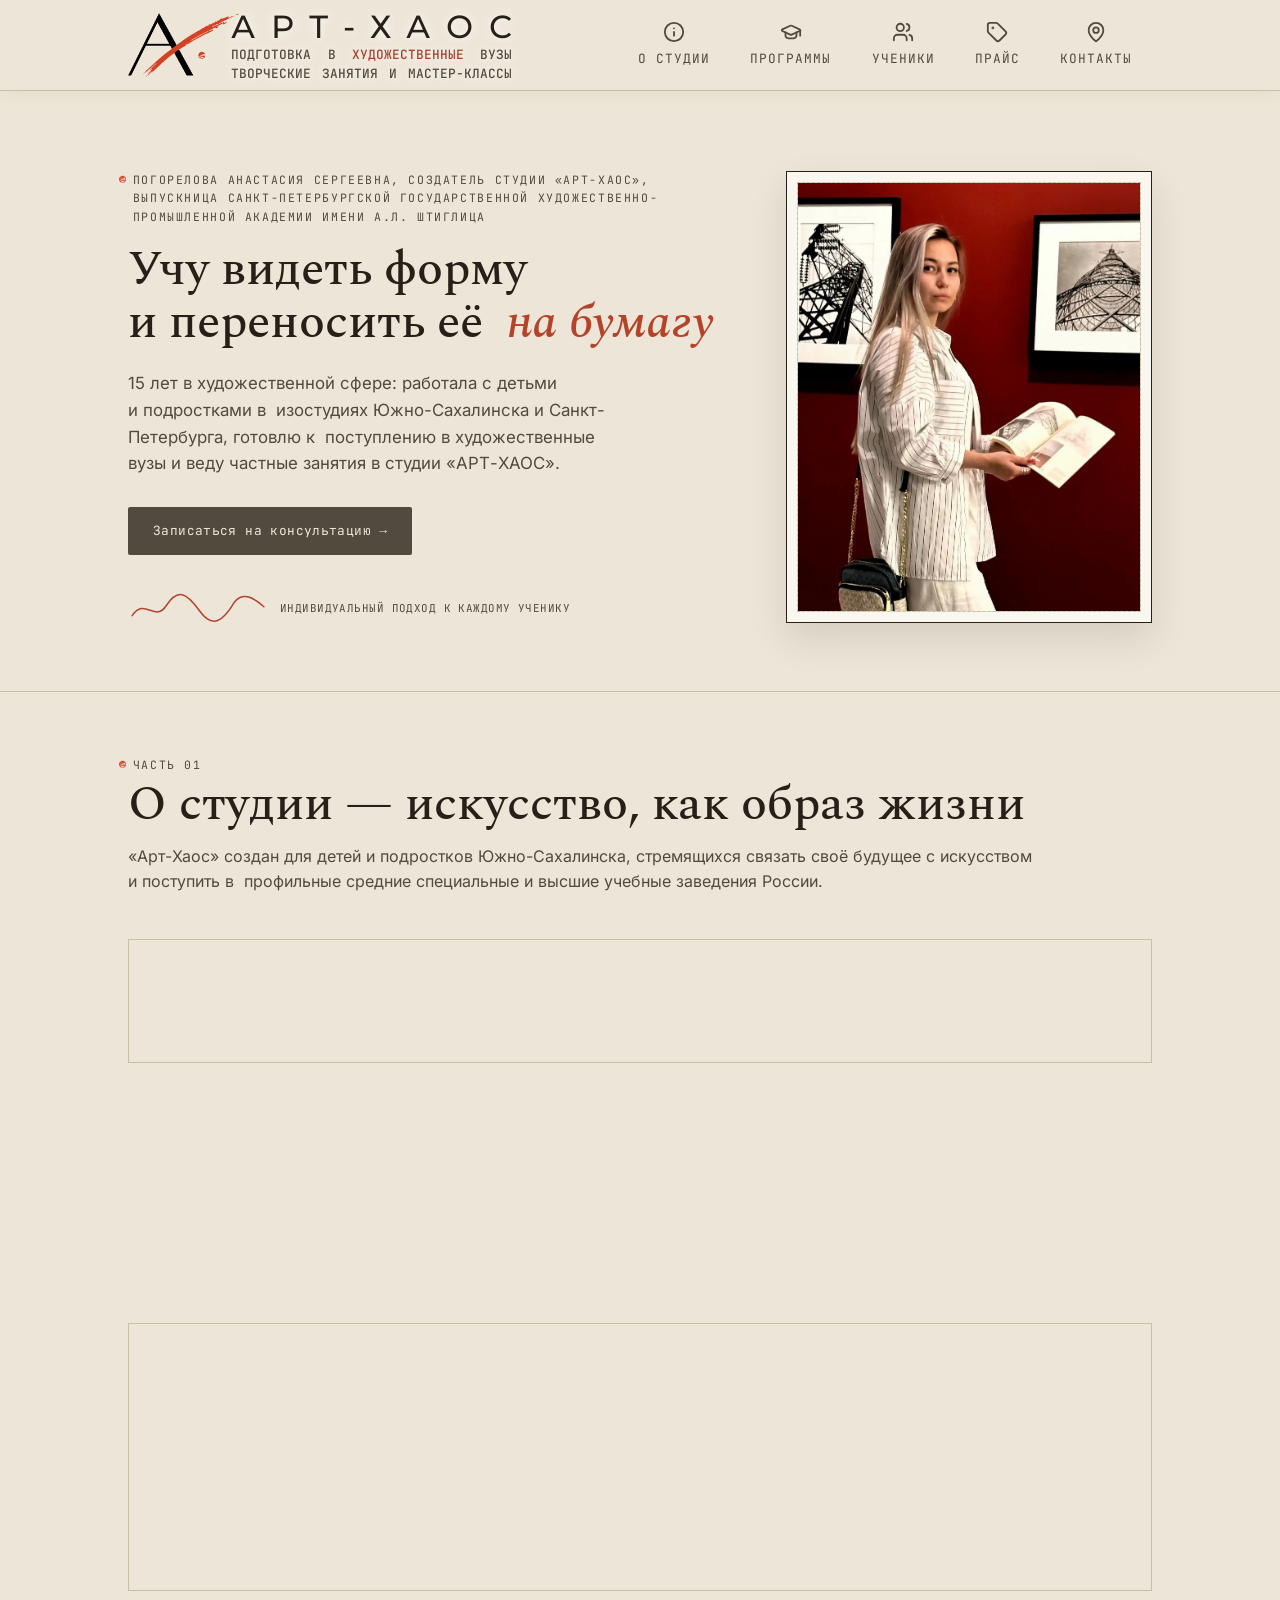
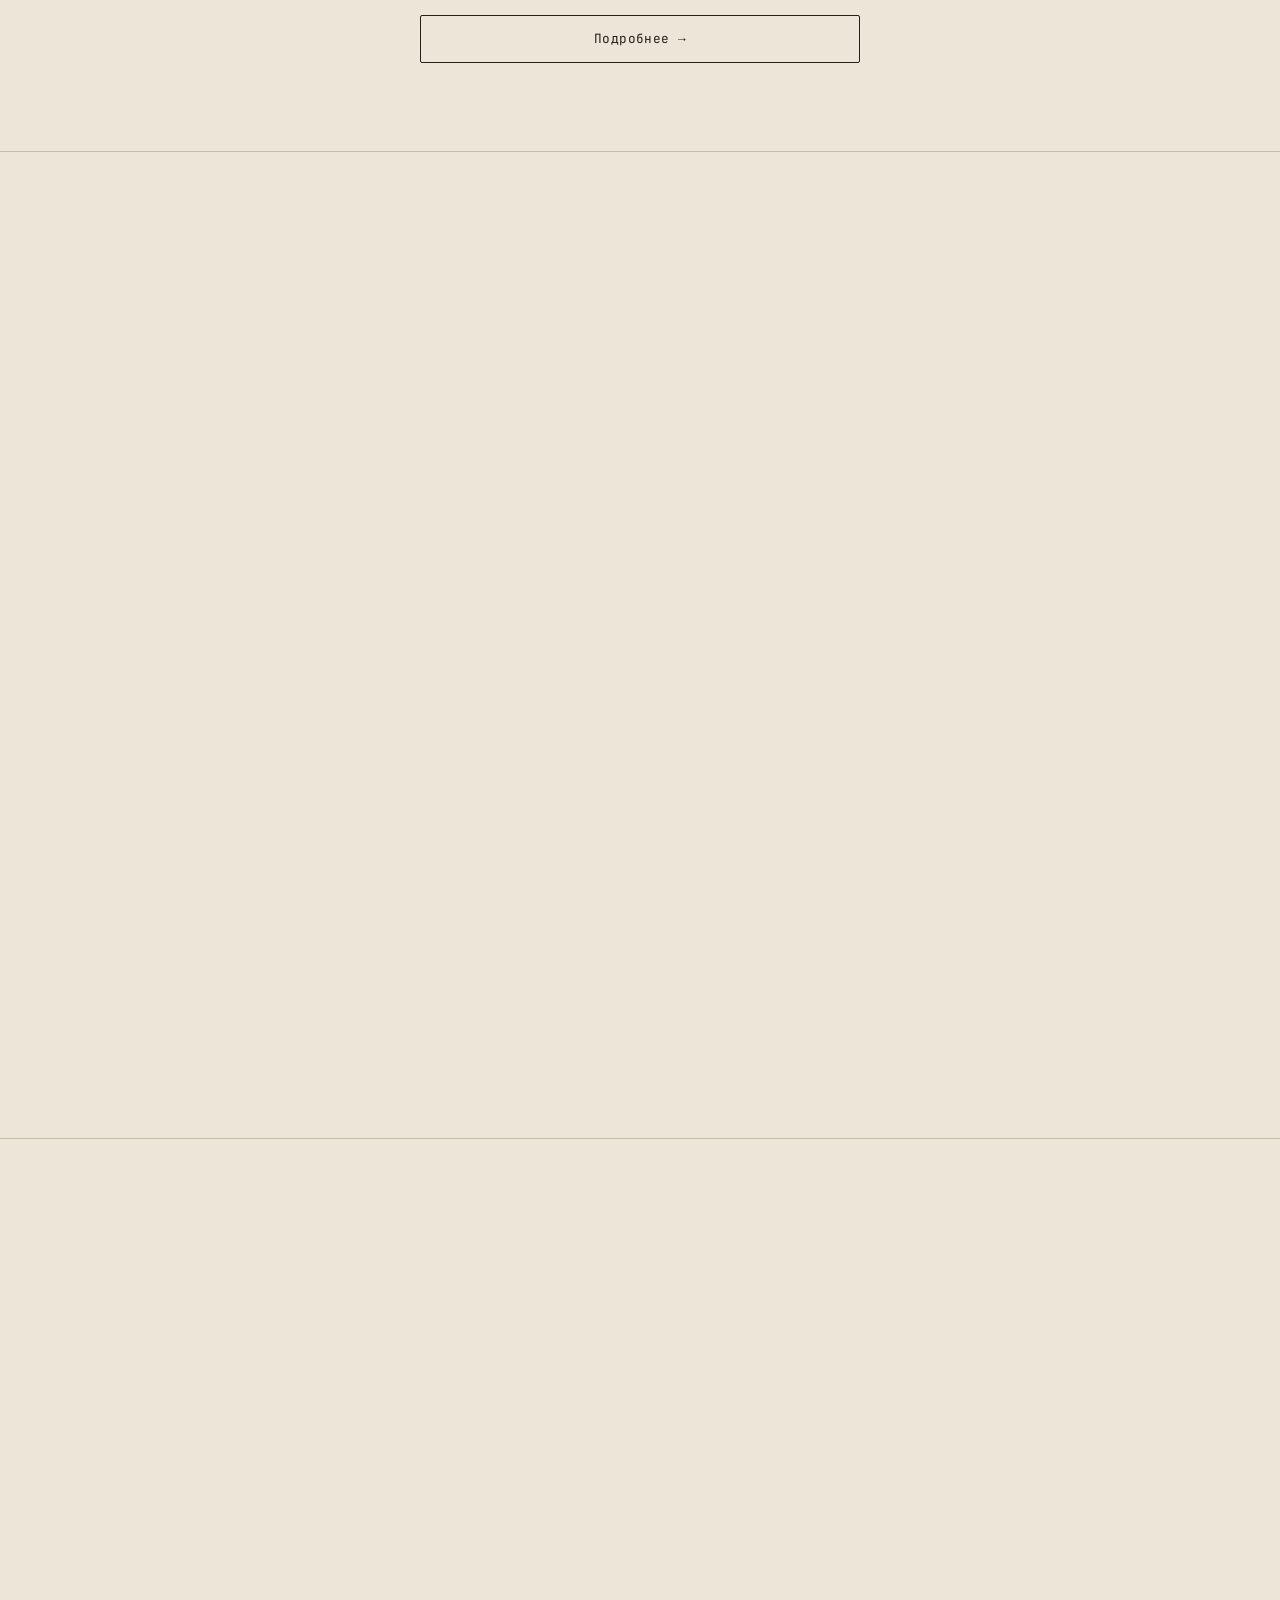
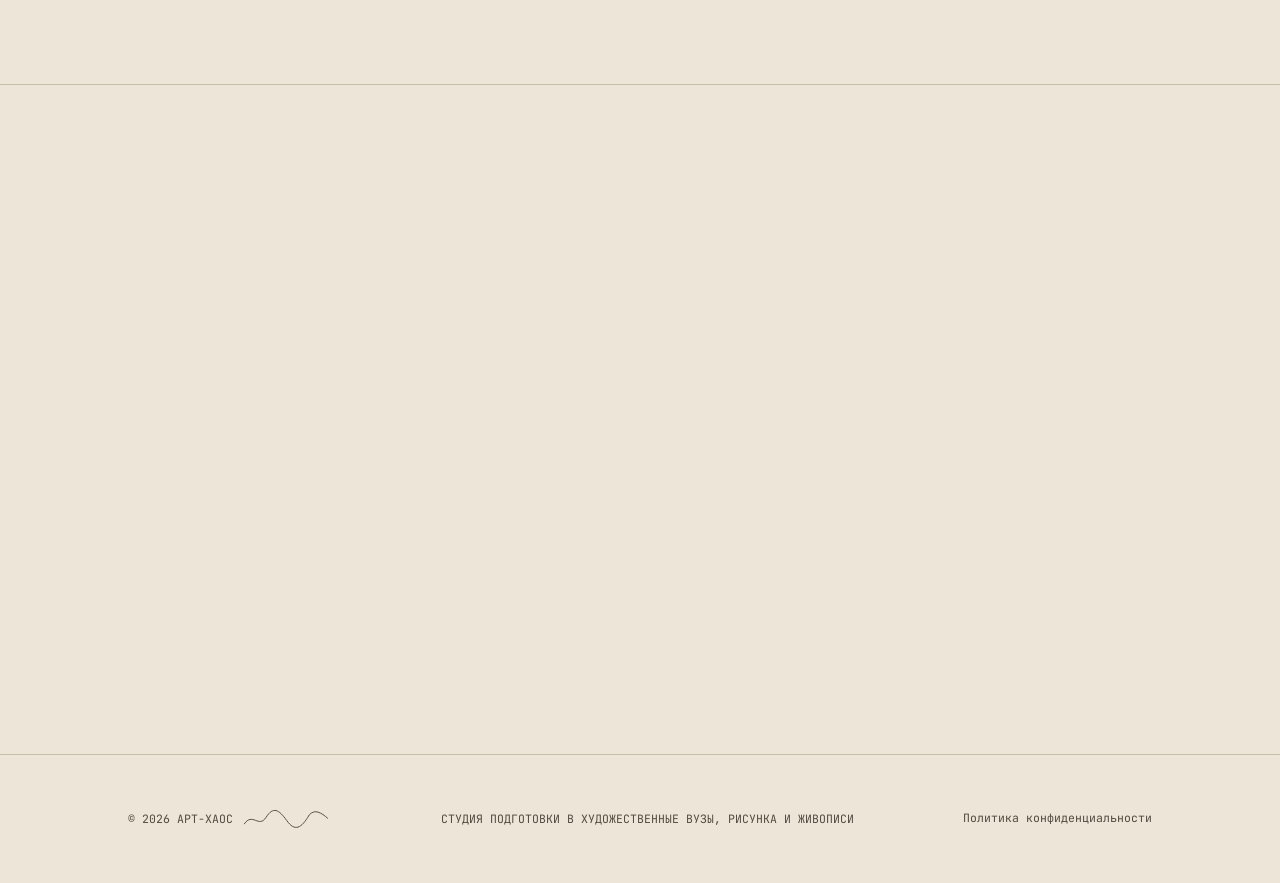
<file: index.html>
<!doctype html>
<html lang="ru">
  <head>
    <script>
      document.documentElement.classList.add("is-loading");
    </script>
    <meta charset="UTF-8" />
    <meta name="viewport" content="width=device-width, initial-scale=1.0" />
    <title>АРТ-ХАОС — студия рисунка и живописи в Южно-Сахалинске</title>
    <meta
      name="description"
      content="Студия АРТ-ХАОС в Южно-Сахалинске: индивидуальные и групповые занятия рисунком, живописью и композицией. Подготовка к поступлению в художественные вузы, развивающие программы для детей и взрослых."
    />
    <meta name="robots" content="index, follow" />

    <meta
      name="google-site-verification"
      content="ucUJDMa3NqJ14XbPvTFCC5n2V8BBdkhprhs1ZfIjD64"
    />
    <meta name="yandex-verification" content="2a9662efda7031be" />

    <meta name="author" content="Погорелова Анастасия Сергеевна" />
    <meta name="theme-color" content="#EDE6D8" />
    <link rel="canonical" href="https://art-xaos.github.io/" />

    <meta property="og:type" content="website" />
    <meta property="og:site_name" content="АРТ-ХАОС" />
    <meta
      property="og:title"
      content="АРТ-ХАОС — студия рисунка и живописи в Южно-Сахалинске"
    />
    <meta
      property="og:description"
      content="Индивидуальные и групповые занятия рисунком, живописью и композицией. Подготовка к поступлению в художественные вузы."
    />
    <meta
      property="og:image"
      content="https://art-xaos.github.io/assets/images/og-image.png"
    />
    <meta
      property="og:image:alt"
      content="Студия рисунка и живописи АРТ-ХАОС в Южно-Сахалинске"
    />
    <meta property="og:image:width" content="1200" />
    <meta property="og:image:height" content="630" />
    <meta property="og:locale" content="ru_RU" />
    <meta property="og:url" content="https://art-xaos.github.io/" />
    <meta name="twitter:card" content="summary_large_image" />
    <meta
      name="twitter:title"
      content="АРТ-ХАОС — студия рисунка и живописи в Южно-Сахалинске"
    />
    <meta
      name="twitter:description"
      content="Индивидуальные и групповые занятия рисунком, живописью и композицией. Подготовка к поступлению в художественные вузы."
    />
    <meta
      name="twitter:image"
      content="https://art-xaos.github.io/assets/images/og-image.png"
    />
    <meta
      name="twitter:image:alt"
      content="Студия рисунка и живописи АРТ-ХАОС в Южно-Сахалинске"
    />

    <link rel="icon" href="assets/images/favicon.ico" sizes="any" />
    <link rel="icon" href="assets/images/favicon.svg" type="image/svg+xml" />
    <link rel="apple-touch-icon" href="assets/images/apple-touch-icon.png" />
    <link rel="manifest" href="assets/images/site.webmanifest" />

    <script type="application/ld+json">
      {
        "@context": "https://schema.org",
        "@graph": [
          {
            "@type": "WebSite",
            "@id": "https://art-xaos.github.io/#website",
            "url": "https://art-xaos.github.io/",
            "name": "АРТ-ХАОС",
            "inLanguage": "ru-RU",
            "description": "Студия рисунка и живописи в Южно-Сахалинске."
          },
          {
            "@type": "LocalBusiness",
            "@id": "https://art-xaos.github.io/#studio",
            "name": "АРТ-ХАОС",
            "image": "https://art-xaos.github.io/assets/images/og-image.png",
            "description": "Студия рисунка и живописи. Индивидуальные и групповые занятия рисунком, живописью и композицией, подготовка к поступлению в художественные вузы.",
            "url": "https://art-xaos.github.io/",
            "telephone": "+7-900-430-32-65",
            "email": "art.xaos.studio@gmail.com",
            "priceRange": "1000-5000 RUB",
            "address": {
              "@type": "PostalAddress",
              "streetAddress": "проспект Мира, 65, к1",
              "addressLocality": "Южно-Сахалинск",
              "addressRegion": "Сахалинская область",
              "addressCountry": "RU"
            },
            "openingHoursSpecification": {
              "@type": "OpeningHoursSpecification",
              "dayOfWeek": [
                "Monday",
                "Tuesday",
                "Wednesday",
                "Thursday",
                "Friday",
                "Saturday"
              ],
              "opens": "10:00",
              "closes": "20:00"
            },
            "sameAs": ["https://t.me/ARThaosStudio"],
            "founder": { "@id": "https://art-xaos.github.io/about/#person" }
          },
          {
            "@type": "Person",
            "@id": "https://art-xaos.github.io/about/#person",
            "name": "Погорелова Анастасия Сергеевна",
            "jobTitle": "Преподаватель рисунка и живописи",
            "url": "https://art-xaos.github.io/about/",
            "email": "art.xaos.studio@gmail.com",
            "telephone": "+7-900-430-32-65",
            "worksFor": { "@id": "https://art-xaos.github.io/#studio" }
          }
        ]
      }
    </script>
    <link
      rel="preload"
      href="assets/fonts/inter-cyrillic.woff2"
      as="font"
      type="font/woff2"
      crossorigin
    />
    <link
      rel="preload"
      href="assets/fonts/spectral-500-cyrillic.woff2"
      as="font"
      type="font/woff2"
      crossorigin
    />
    <link
      rel="preload"
      href="assets/fonts/spectral-italic-500-cyrillic.woff2"
      as="font"
      type="font/woff2"
      crossorigin
    />
    <link
      rel="preload"
      href="assets/fonts/jetbrains-mono-cyrillic.woff2"
      as="font"
      type="font/woff2"
      crossorigin
    />
    <link
      rel="preload"
      href="assets/fonts/Montserrat-VariableFont_wght.woff2"
      as="font"
      type="font/woff2"
      crossorigin
    />
    <link rel="stylesheet" href="assets/css/styles.css?v=32" />
  </head>
  <body>
    <div class="page-loader" role="status" aria-live="polite">
      <span class="page-loader__mark" aria-hidden="true"></span>
      <span class="page-loader__label">АРТ-ХАОС</span>
      <span class="page-loader__caption">Загружаем студию</span>
    </div>
    <a href="#main-content" class="skip-link">Перейти к содержанию</a>

    <header class="site-header">
      <div class="nav-inner">
        <a href="#top" class="logo">
          <img
            class="logo-mark"
            alt="Логотип АРТ-ХАОС"
            src="assets/images/logo-mark.png"
          />
          <span class="logo-text">
            <span class="logo-title">АРТ-ХАОС</span>
            <small>
              подготовка в
              <span style="color: var(--red-text)">художественные</span>
              вузы
            </small>
            <small>творческие занятия и мастер-классы</small>
          </span>
        </a>
        <ul class="tabs" id="tabs">
          <li>
            <a href="#about">О студии</a>
          </li>
          <li>
            <a href="programs/">Программы</a>
          </li>
          <li>
            <a href="#students">Ученики</a>
          </li>
          <li>
            <a href="#programs">Прайс</a>
          </li>
          <li>
            <a href="#contact">Контакты</a>
          </li>
        </ul>
      </div>
    </header>

    <main id="main-content">
      <!-- ============ HERO ============ -->
      <section class="hero" id="top">
        <div class="wrap hero-grid reveal-group">
          <div class="reveal-group">
            <div class="eyebrow">
              <img
                src="assets/images/favicon-32x32.png"
                class="logo-dot"
                alt=""
              />
              Погорелова Анастасия Сергеевна, создатель студии «АРТ-ХАОС»,
              выпускница Санкт-Петербургской государственной
              художественно-промышленной академии имени А.Л. Штиглица
            </div>
            <h1>
              Учу видеть форму
              <br />
              и переносить её
              <em>на бумагу</em>
            </h1>
            <p class="lede">
              15 лет в художественной сфере: работала с детьми и подростками в
              изостудиях Южно-Сахалинска и Санкт-Петербурга, готовлю к
              поступлению в художественные вузы и веду частные занятия в студии
              «АРТ-ХАОС».
            </p>
            <div class="btn-row">
              <a href="#contact" class="btn btn-primary">
                Записаться на консультацию →
              </a>
            </div>
            <div class="hero-signature">
              <svg
                class="signature sig-draw"
                viewBox="0 0 220 60"
                width="140"
                height="38"
                fill="none"
                stroke="currentColor"
                stroke-width="2.4"
                stroke-linecap="round"
                stroke-linejoin="round"
                aria-hidden="true"
              >
                <path
                  d="M6 42 C 26 12, 42 54, 60 26 S 92 6, 112 34 S 148 54, 168 20 C 182 4, 198 14, 214 28"
                />
              </svg>
              <span>Индивидуальный подход к каждому ученику</span>
            </div>
          </div>
          <div class="hero-photo">
            <div class="frame">
              <div class="ph">
                <img
                  src="assets/images/teacher/photos/photo1.webp"
                  alt="Портрет преподавателя"
                  fetchpriority="high"
                />
              </div>
            </div>
            <!-- <span class="tag caps">
              Погорелова Анастасия Сергеевна,
              <br />
              основатель студии «АРТ-ХАОС»
            </span> -->
          </div>
        </div>
      </section>

      <!-- ============ ЧАСТЬ 1: О СЕБЕ ============ -->
      <section class="block" id="about">
        <div class="wrap reveal">
          <div class="head reveal">
            <div class="eyebrow">
              <img
                src="assets/images/favicon-32x32.png"
                class="logo-dot"
                alt=""
              />
              Часть 01
            </div>
            <h2>О студии — искусство, как образ жизни</h2>
            <p>
              «Арт-Хаос» создан для детей и подростков Южно-Сахалинска,
              стремящихся связать своё будущее с искусством и поступить в
              профильные средние специальные и высшие учебные заведения России.
            </p>
          </div>

          <div class="stats reveal-group">
            <div class="stat">
              <div class="num">
                <span class="count" data-target="15">0</span>
              </div>
              <div class="label">лет в&nbsp;профессии</div>
            </div>
            <div class="stat">
              <div class="num">
                <span class="count" data-target="5">0</span>
              </div>
              <div class="label">студий и&nbsp;площадок</div>
            </div>
            <div class="stat">
              <div class="num">
                <span class="count" data-target="6">0</span>
              </div>
              <div class="label">дипломов и&nbsp;наград</div>
            </div>
            <div class="stat">
              <div class="num">
                <span class="count" data-target="2">0</span>
              </div>
              <div class="label">программы</div>
            </div>
          </div>

          <div class="about-lead reveal">
            <p>
              С 2014 года работаю с детьми, подростками и абитуриентами в
              Южно-Сахалинске и Санкт-Петербурге. С 2022 года веду студию
              «АРТ-ХАОС» и готовлю к поступлению в художественные вузы.
            </p>
            <p>
              Училась у художников Петербурга, окончила бакалавриат «Дизайн
              среды» в Академии Штиглица. Преподаю рисунок, живопись, композицию
              и смежные дисциплины — от первых упражнений до портфолио.
            </p>
          </div>

          <div class="values reveal-group">
            <div class="value">
              <div class="n">01</div>
              <h4>Индивидуальный подход</h4>
              <p>
                Работала с самыми разными возрастами — от малышей в творческих
                кружках до абитуриентов перед вступительными экзаменами.
              </p>
            </div>
            <div class="value">
              <div class="n">02</div>
              <h4>Честная обратная связь</h4>
              <p>
                Показываю сильные и слабые стороны работы прямо — это помогает
                расти быстрее.
              </p>
            </div>
            <div class="value">
              <div class="n">03</div>
              <h4>Насмотренность и вкус</h4>
              <p>
                За плечами обучение у пяти петербургских мастеров с разными
                творческими почерками.
              </p>
            </div>
            <div class="value">
              <div class="n">04</div>
              <h4>Дисциплина через интерес</h4>
              <p>
                Совмещаю классический рисунок с проектированием и 3D — учиться
                увлекательно, а не «через силу».
              </p>
            </div>
          </div>

          <a href="about/" class="btn btn-ghost section-more btn-fixed">
            Подробнее →
          </a>
        </div>
      </section>

      <!-- ============ ЧАСТЬ 2: СТУДИЯ ============ -->
      <section class="block" id="studio">
        <div class="wrap reveal">
          <div class="eyebrow">
            <img
              src="assets/images/favicon-32x32.png"
              class="logo-dot"
              alt=""
            />
            Часть 02
          </div>
          <div class="carousel-grid">
            <div>
              <div class="head carousel-h reveal">
                <h2>«АРТ-ХАОС» — искусство, как образ жизни</h2>
              </div>
              <div>
                <p>
                  Студия, где ты можешь быть собой, развить своё творчество,
                  найти единомышленников и с комфортом проложить свой маршрут в
                  профессиональный художественный мир.
                </p>
                <p>
                  Для каждого ученика подбирается индивидуальная программа и
                  система заданий с учётом возраста, уровня подготовки,
                  интересов и поставленных целей.
                </p>
              </div>
            </div>
            <div class="carousel reveal-group" data-carousel>
              <!-- Фотографии этой конкретной карусели -->
              <div class="carousel-images">
                <img
                  data-src="assets/images/studio/lq/5.jpg"
                  data-thumb="assets/images/studio/lq/5-thumb.jpg"
                  alt="Работа ученика"
                />
                <img
                  data-src="assets/images/studio/lq/3.jpg"
                  data-thumb="assets/images/studio/lq/3-thumb.jpg"
                  alt="Работа ученика"
                />
                <img
                  data-src="assets/images/studio/lq/8.jpg"
                  data-thumb="assets/images/studio/lq/8-thumb.jpg"
                  alt="Работа ученика"
                />
                <img
                  data-src="assets/images/studio/lq/4.jpg"
                  data-thumb="assets/images/studio/lq/4-thumb.jpg"
                  alt="Работа ученика"
                />
                <img
                  data-src="assets/images/studio/lq/1.jpg"
                  data-thumb="assets/images/studio/lq/1-thumb.jpg"
                  alt="Работа ученика"
                />
                <img
                  data-src="assets/images/studio/lq/6.jpg"
                  data-thumb="assets/images/studio/lq/6-thumb.jpg"
                  alt="Работа ученика"
                />
                <img
                  data-src="assets/images/studio/lq/7.jpg"
                  data-thumb="assets/images/studio/lq/7-thumb.jpg"
                  alt="Работа ученика"
                />
                <img
                  data-src="assets/images/studio/lq/2.jpg"
                  data-thumb="assets/images/studio/lq/2-thumb.jpg"
                  alt="Работа ученика"
                />
                <img
                  data-src="assets/images/studio/lq/9.jpg"
                  data-thumb="assets/images/studio/lq/9-thumb.jpg"
                  alt="Работа ученика"
                />
              </div>

              <div class="stage">
                <div class="slides"></div>

                <!-- Левая и правая зоны клика -->
                <div class="zone left" data-dir="-1"></div>
                <div class="zone right" data-dir="1"></div>

                <!-- Двойной прогресс -->
                <div class="progress-track">
                  <div class="progress">
                    <div class="progress-bar progress-bar--back"></div>

                    <div class="progress-bar progress-bar--front"></div>
                  </div>
                </div>
              </div>

              <!-- Лента миниатюр -->
              <div class="thumbs">
                <div class="thumbs-track"></div>
              </div>
            </div>
          </div>
          <a
            href="programs/"
            class="btn btn-ghost section-more btn-fixed"
            style="margin: 24px 0px 0px"
          >
            Смотреть программы →
          </a>
        </div>
      </section>

      <!-- ============ ЧАСТЬ 3: ДОСТИЖЕНИЯ УЧЕНИКОВ ============ -->
      <section class="block" id="students">
        <div class="wrap reveal">
          <div class="head reveal">
            <div class="eyebrow">
              <img
                src="assets/images/favicon-32x32.png"
                class="logo-dot"
                alt=""
              />
              Часть 03
            </div>
            <h2>Достижения учеников</h2>
          </div>

          <div class="student-card reveal">
            <div class="student-body">
              <div>
                <div class="student-id student-body-fixed">
                  <h4>Иванова Алевтина Александровна</h4>
                  <span>Ученица студии «АРТ-ХАОС»</span>
                </div>
                <p>
                  Работа
                  <strong>
                    «Владивосток, как олицетворение морского города»
                  </strong>
                  была создана для 28-й региональной выставки-конкурса
                  архитектурно-дизайнерского творчества молодёжи «Параллели —
                  2026». Выполнена в технике объёмного коллажа.
                </p>
                <p>
                  Автор вдохновлялся темой «Образы морского города» — были
                  изображены строения города Владивосток, посвященные морской
                  тематикe.
                </p>
              </div>

              <div class="before-after">
                <figure class="student-work">
                  <div class="student-image">
                    <img
                      src="assets/images/students/awards/photo-001-2.webp"
                      alt="Грамота Ивановой Алевтины Александровны"
                      loading="lazy"
                      decoding="async"
                    />
                  </div>
                </figure>

                <figure class="student-work">
                  <div class="student-image">
                    <img
                      src="assets/images/students/art/photo-001-1.webp"
                      alt="Работа Ивановой Алевтины Александровны"
                      loading="lazy"
                      decoding="async"
                    />
                  </div>
                </figure>
              </div>
            </div>
          </div>

          <div class="student-card reveal">
            <div class="student-body">
              <div>
                <div class="student-id student-body-fixed">
                  <h4>Потапова Анастасия Алексеевна</h4>
                  <span>Ученица студии «АРТ-ХАОС»</span>
                </div>
                <p>
                  Работа
                  <strong>«БЕГ ЭТО ЗДОРОВО!»</strong>
                  была выполнена в рамках конкурса «Всероссийский
                  изобразительный диктант», в соответствии с темой «ДОРОГИ,
                  КОТОРЫЕ МЫ ВЫБИРАЕМ», в номинации «Плакат»
                </p>
              </div>

              <div class="before-after">
                <figure class="student-work">
                  <div class="student-image">
                    <img
                      src="assets/images/students/awards/photo-003-2.webp"
                      alt="Грамота Потаповой Анастасии Алексеевны"
                      loading="lazy"
                      decoding="async"
                    />
                  </div>
                </figure>

                <figure class="student-work">
                  <div class="student-image">
                    <img
                      src="assets/images/students/art/photo-003-1.webp"
                      alt="Работа Потаповой Анастасии Алексеевны"
                      loading="lazy"
                      decoding="async"
                    />
                  </div>
                </figure>
              </div>
            </div>
          </div>

          <div class="student-card reveal">
            <div class="student-body">
              <div>
                <div class="student-id student-body-fixed">
                  <h4>Иванова Варвара Олеговна</h4>
                  <span>Ученица студии «АРТ-ХАОС»</span>
                </div>
                <p>
                  Работа
                  <strong>«От семьи тропинка к роду и народу»</strong>
                  выполнена в технике пластилиновая живопись, была создана в
                  2024 году специально для Х Международного фестиваля «Детство
                  на Амуре».
                </p>
                <p>
                  В своей работе Варя демонстрирует любовь к ближнему, которая
                  связывает всех нас друг с другом, а также что семья — это
                  самое дорогое, что есть у каждого человека.
                </p>
              </div>

              <div class="before-after">
                <figure class="student-work">
                  <div class="student-image">
                    <img
                      src="assets/images/students/awards/photo-002-2.webp"
                      alt="Грамота Ивановой Варвары Олеговны"
                      loading="lazy"
                      decoding="async"
                    />
                  </div>
                </figure>

                <figure class="student-work">
                  <div class="student-image">
                    <img
                      src="assets/images/students/art/photo-002-1.webp"
                      alt="Работа Ивановой Варвары Олеговны"
                      loading="lazy"
                      decoding="async"
                    />
                  </div>
                </figure>
              </div>
            </div>
          </div>

          <a href="students-info/" class="btn btn-ghost section-more btn-fixed">
            Сведения о поступлениях →
          </a>
        </div>
      </section>

      <!-- ============ ЧАСТЬ 4: ПРОГРАММЫ ============ -->
      <section class="block" id="programs">
        <div class="wrap reveal">
          <div class="head reveal-group">
            <div class="eyebrow">
              <img
                src="assets/images/favicon-32x32.png"
                class="logo-dot"
                alt=""
              />
              Часть 04
            </div>
            <h2>Прайс</h2>
            <p>
              Две программы — для тех, кто готовится к поступлению, и для тех,
              кто хочет просто развиваться в творчестве.
            </p>
          </div>

          <div class="programs reveal-group">
            <div class="program">
              <h3 class="text-fill">Подготовка в художественные вузы</h3>
              <ul class="price-list">
                <li>
                  <span>Онлайн</span>
                  <span>1 700 ₽ / 2,5 ч</span>
                </li>
                <li>
                  <span>Занятия в группе, 1 р./нед.</span>
                  <span>2 500 ₽</span>
                </li>
                <li>
                  <span>Занятия в группе, 2 р./нед.</span>
                  <span>2 200 ₽</span>
                </li>
                <li>
                  <span>Занятия в группе, 3 р./нед.</span>
                  <span>2 000 ₽</span>
                </li>
                <li>
                  <span>Индивидуально</span>
                  <span>5 000 ₽ / 2,5 ч</span>
                </li>
              </ul>
            </div>
            <div class="program">
              <h3 class="text-fill">Творческое развитие</h3>
              <p>
                Развивающие занятия рисунком и живописью без привязки к
                поступлению. Возраст 9–13 лет.
              </p>
              <ul class="price-list">
                <li>
                  <span>1 р./нед.</span>
                  <span>1 000 ₽ / 2,5 ч</span>
                </li>
              </ul>
              <div class="meta">
                <span>Формат: группа</span>
                <span>2,5 часа</span>
              </div>
            </div>
          </div>
          <!-- <a href="programs/" class="btn btn-ghost section-more btn-fixed"
            >Все варианты и вопросы →</a
          > -->
        </div>
      </section>

      <!-- ============ ЧАСТЬ 5: КОНТАКТЫ ============ -->
      <section class="block" id="contact">
        <div class="wrap reveal-group">
          <div class="head">
            <div class="eyebrow">
              <img
                src="assets/images/favicon-32x32.png"
                class="logo-dot"
                alt=""
              />
              Часть 05
            </div>
            <h2>Контактная информация</h2>
          </div>

          <div class="contact-grid reveal-group">
            <div>
              <ul class="contact-list reveal-group">
                <li>
                  <span>ФИО</span>
                  <span>Погорелова Анастасия Сергеевна</span>
                </li>
                <li>
                  <span>Телефон</span>
                  <span><a href="tel:+79004303265">+7 900 430-32-65</a></span>
                </li>
                <li>
                  <span>Email</span>
                  <span>
                    <a href="mailto:art.xaos.studio@gmail.com">
                      art.xaos.studio@gmail.com
                    </a>
                  </span>
                </li>
                <li>
                  <span>Студия</span>
                  <span>г. Южно-Сахалинск, проспект Мира, 65, к1</span>
                </li>
                <li>
                  <span>Часы работы</span>
                  <span>Пн–Сб, 10:00–20:00</span>
                </li>
              </ul>
              <div class="eyebrow">
                <img
                  src="assets/images/favicon-32x32.png"
                  class="logo-dot"
                  alt=""
                />
                Соцсети
              </div>
              <div class="social-row reveal-group">
                <a
                  href="https://t.me/ART_XAOS_Studio"
                  target="_blank"
                  rel="noopener"
                  aria-label="Telegram"
                  class="social-tg"
                >
                  <svg
                    viewBox="0 0 448 512"
                    fill="currentColor"
                    aria-hidden="true"
                  >
                    <path
                      d="M446.7 98.6l-67.6 318.8c-5.1 22.5-18.4 28.1-37.3 17.5l-103-75.9-49.7 47.8c-5.5 5.5-10.1 10.1-20.7 10.1l7.4-104.9 190.9-172.5c8.3-7.4-1.8-11.5-12.9-4.1L117.8 284 16.2 252.2c-22.1-6.9-22.5-22.1 4.6-32.7L418.2 66.4c18.4-6.9 34.5 4.1 28.5 32.2z"
                    />
                  </svg>
                </a>
              </div>
            </div>
          </div>
        </div>
      </section>
    </main>

    <footer class="site-footer">
      <div class="wrap footer-content">
        <span class="footer-brand">
          © 2026 АРТ-ХАОС
          <svg
            class="signature footer-signature"
            viewBox="0 0 220 60"
            width="90"
            height="24"
            fill="none"
            stroke="currentColor"
            stroke-width="2.4"
            stroke-linecap="round"
            stroke-linejoin="round"
            aria-hidden="true"
          >
            <path
              d="M6 42 C 26 12, 42 54, 60 26 S 92 6, 112 34 S 148 54, 168 20 C 182 4, 198 14, 214 28"
            />
          </svg>
        </span>
        <span>СТУДИЯ ПОДГОТОВКИ В ХУДОЖЕСТВЕННЫЕ ВУЗЫ, РИСУНКА И ЖИВОПИСИ</span>
        <a href="privacy/">Политика конфиденциальности</a>
      </div>
    </footer>
    <div class="scroll-progress" id="scroll-progress" aria-hidden="true">
      <div class="scroll-progress-bar" id="scroll-progress-bar"></div>
    </div>
    <button class="to-top" id="to-top" aria-label="Наверх">
      <svg
        viewBox="0 0 24 24"
        fill="none"
        stroke="currentColor"
        stroke-width="2"
        stroke-linecap="round"
        stroke-linejoin="round"
        aria-hidden="true"
      >
        <path d="M12 19V5M5 12l7-7 7 7" />
      </svg>
    </button>
    <script src="assets/js/global.js?v=15"></script>
    <script src="assets/js/page-index.js?v=12"></script>
    <script src="assets/js/carousel.js?v=6"></script>
  </body>
</html>
</file>
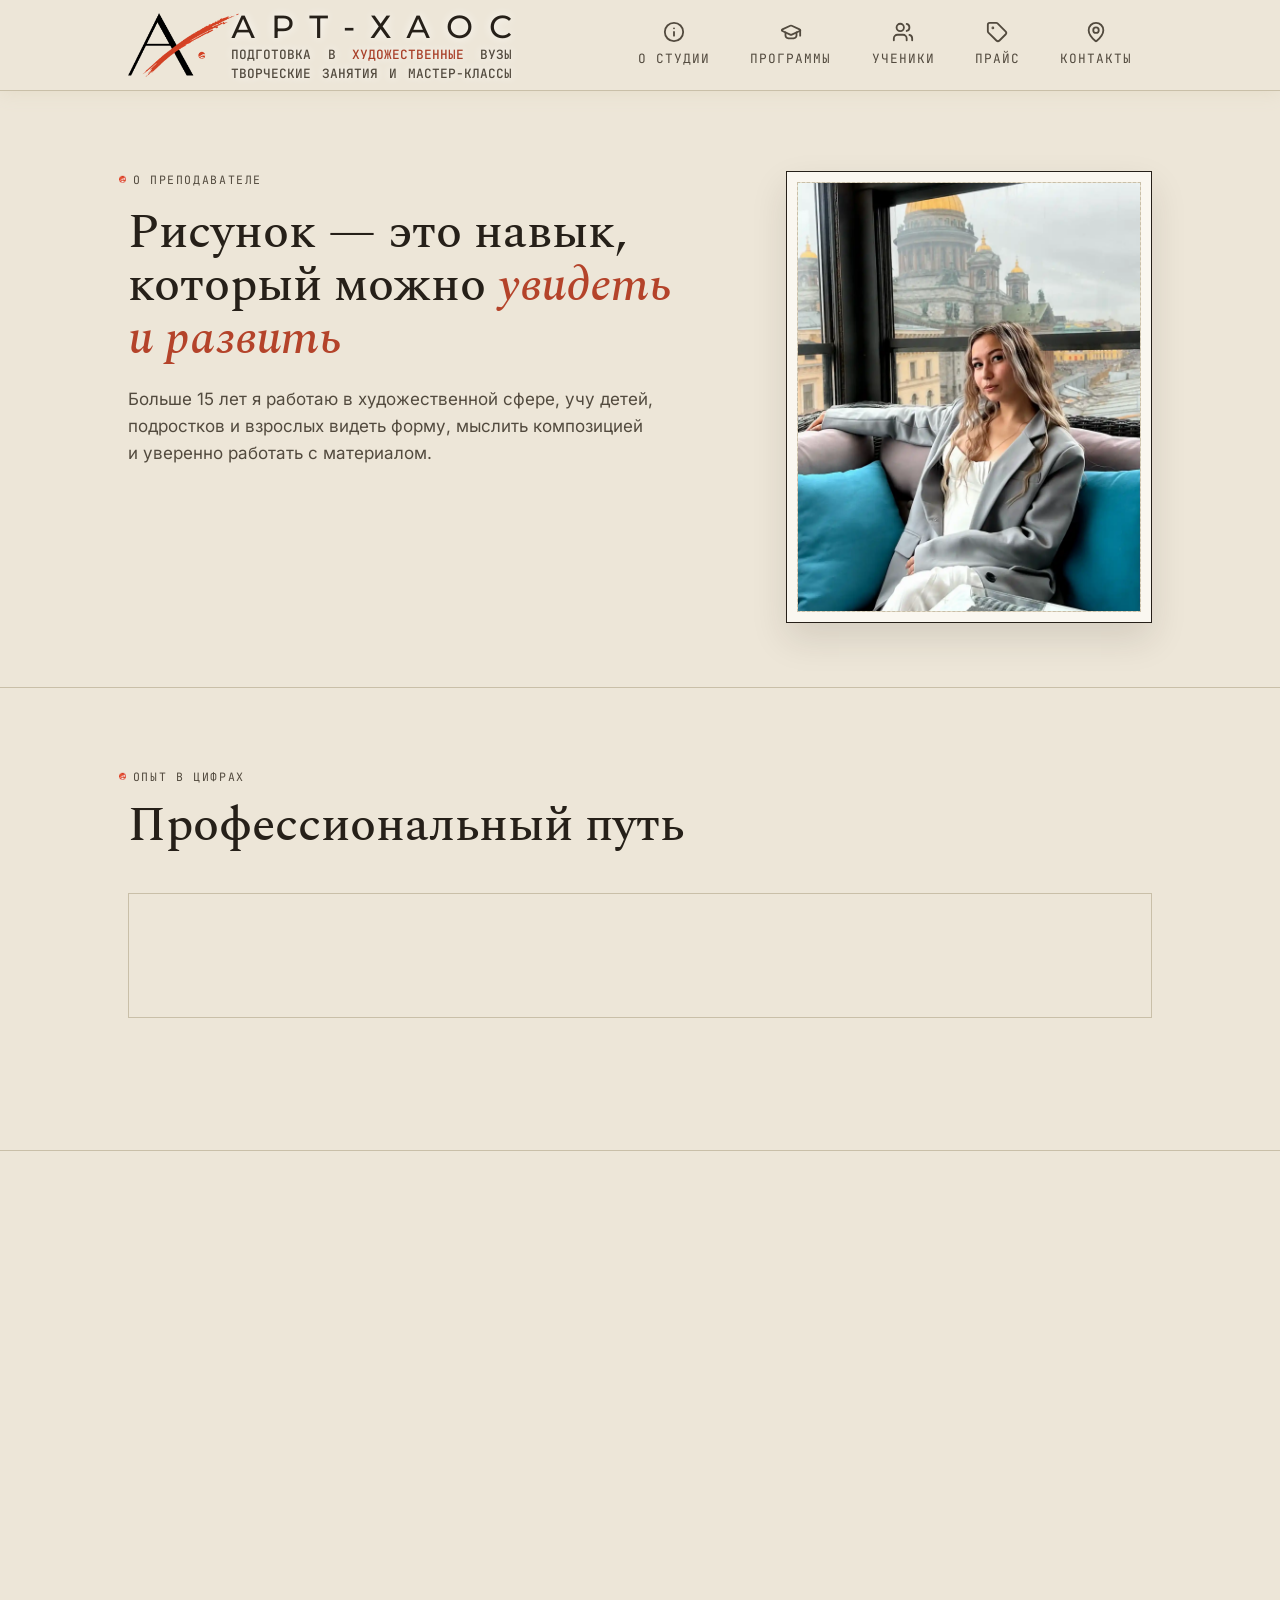
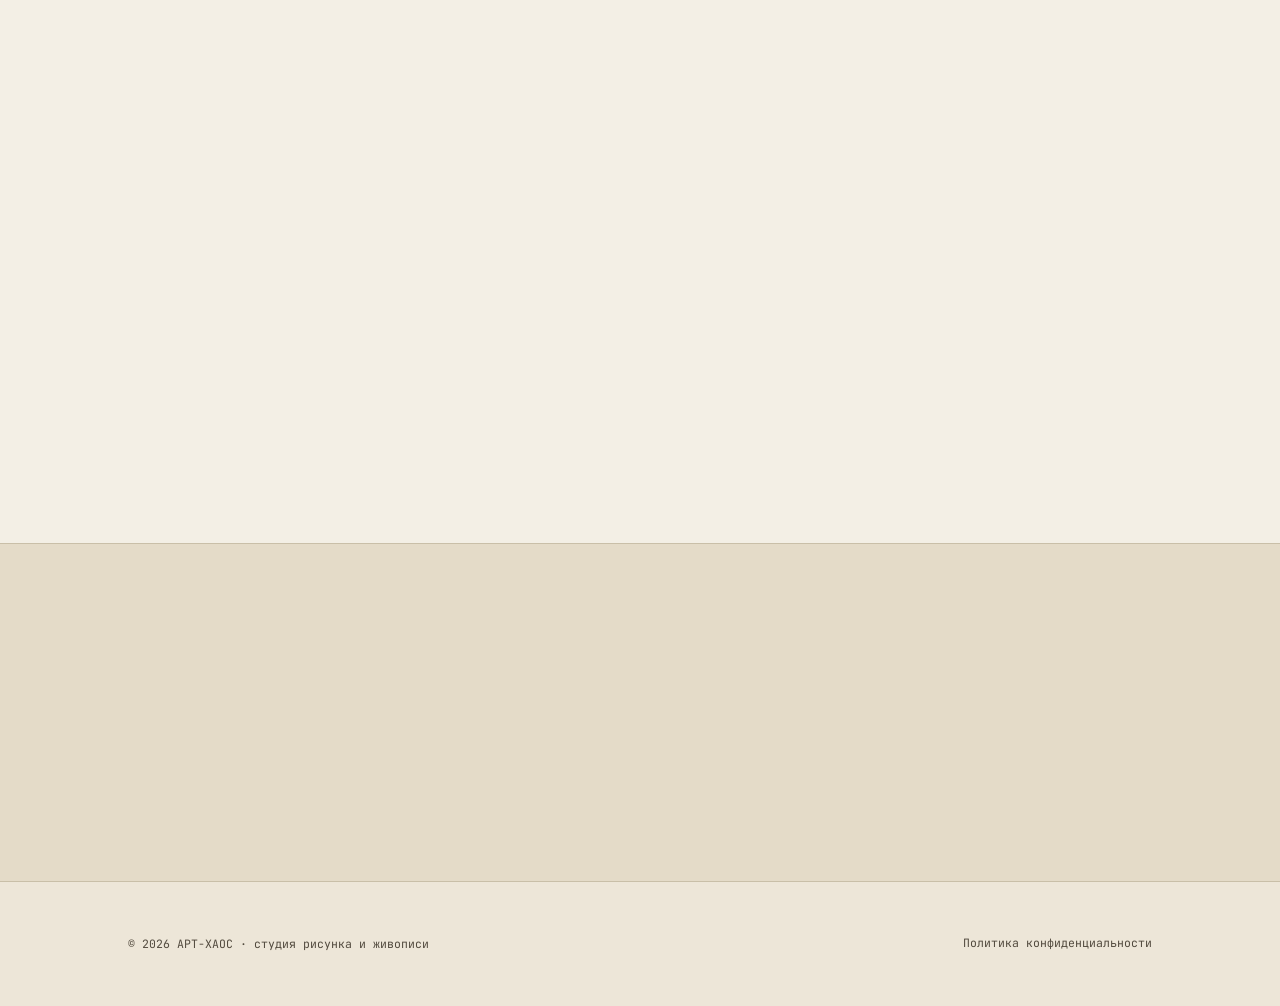
<file: about/index.html>
<!doctype html>
<html lang="ru">
  <head>
    <script>
      document.documentElement.classList.add("is-loading");
    </script>
    <meta charset="UTF-8" />
    <meta name="viewport" content="width=device-width, initial-scale=1.0" />
    <title>Обо мне — АРТ-ХАОС</title>
    <meta
      name="description"
      content="О преподавателе АРТ-ХАОС: образование, опыт, награды и подход к обучению рисунку, живописи и композиции в Южно-Сахалинске."
    />
    <meta name="robots" content="index, follow" />
    <meta name="author" content="Погорелова Анастасия Сергеевна" />
    <meta name="geo.region" content="RU-SAK" />
    <meta name="geo.placename" content="Южно-Сахалинск" />
    <meta property="og:type" content="profile" />
    <meta property="og:site_name" content="АРТ-ХАОС" />
    <meta property="og:title" content="О преподавателе — АРТ-ХАОС" />
    <meta
      property="og:description"
      content="Опыт, образование и подход преподавателя студии АРТ-ХАОС в Южно-Сахалинске."
    />
    <meta property="og:url" content="https://art-xaos.github.io/about/" />
    <meta
      property="og:image"
      content="https://art-xaos.github.io/assets/images/og-image.png"
    />
    <meta name="twitter:card" content="summary_large_image" />
    <meta name="twitter:title" content="О преподавателе — АРТ-ХАОС" />
    <meta
      name="twitter:description"
      content="Опыт, образование и подход преподавателя АРТ-ХАОС."
    />
    <meta
      name="twitter:image"
      content="https://art-xaos.github.io/assets/images/og-image.png"
    />
    <link rel="canonical" href="https://art-xaos.github.io/about/" />
    <link rel="icon" href="../assets/images/favicon.ico" sizes="any" />
    <link rel="icon" href="../assets/images/favicon.svg" type="image/svg+xml" />
    <link rel="apple-touch-icon" href="../assets/images/apple-touch-icon.png" />
    <link rel="manifest" href="../assets/images/site.webmanifest" />
    <meta name="theme-color" content="#ede6d8" />
    <link
      rel="preload"
      href="../assets/fonts/inter-cyrillic.woff2"
      as="font"
      type="font/woff2"
      crossorigin
    />
    <link
      rel="preload"
      href="../assets/fonts/spectral-500-cyrillic.woff2"
      as="font"
      type="font/woff2"
      crossorigin
    />
    <link
      rel="preload"
      href="../assets/fonts/spectral-italic-500-cyrillic.woff2"
      as="font"
      type="font/woff2"
      crossorigin
    />
    <link
      rel="preload"
      href="../assets/fonts/jetbrains-mono-cyrillic.woff2"
      as="font"
      type="font/woff2"
      crossorigin
    />
    <link
      rel="preload"
      href="../assets/fonts/Montserrat-VariableFont_wght.woff2"
      as="font"
      type="font/woff2"
      crossorigin
    />
    <link rel="stylesheet" href="../assets/css/styles.css?v=32" />
  </head>
  <body>
    <div class="page-loader" role="status" aria-live="polite">
      <span class="page-loader__mark" aria-hidden="true"></span>
      <span class="page-loader__label">АРТ-ХАОС</span>
      <span class="page-loader__caption">Загружаем студию</span>
    </div>
    <a href="#main-content" class="skip-link">Перейти к содержанию</a>

    <header class="site-header">
      <div class="nav-inner">
        <a href="../" class="logo" aria-label="АРТ-ХАОС — главная">
          <img
            class="logo-mark"
            alt="Логотип АРТ-ХАОС"
            src="../assets/images/logo-mark.png"
          />
          <span class="logo-text">
            <span class="logo-title">АРТ-ХАОС</span>
            <small>
              подготовка в
              <span style="color: var(--red-text)">художественные</span>
              вузы
            </small>
            <small>творческие занятия и мастер-классы</small>
          </span>
        </a>
        <ul class="tabs" id="tabs">
          <li>
            <a href="../#about">О студии</a>
          </li>
          <li>
            <a href="../#programs">Программы</a>
          </li>
          <li>
            <a href="../#students">Ученики</a>
          </li>
          <li>
            <a href="../#programs">Прайс</a>
          </li>
          <li>
            <a href="../#contact">Контакты</a>
          </li>
        </ul>
      </div>
    </header>

    <main id="main-content">
      <section class="about-hero">
        <div class="wrap hero-grid reveal-group in-view">
          <div>
            <div class="eyebrow">
              <img
                src="../assets/images/favicon-32x32.png"
                class="logo-dot"
                alt=""
              />
              О преподавателе
            </div>
            <h1 class="reveal">
              Рисунок — это навык, который можно
              <em>увидеть и развить</em>
            </h1>
            <p class="about-hero__lede reveal">
              Больше 15 лет я работаю в художественной сфере, учу детей,
              подростков и взрослых видеть форму, мыслить композицией и уверенно
              работать с материалом.
            </p>
          </div>
          <div class="hero-photo">
            <div class="frame">
              <div class="ph">
                <img
                  src="../assets/images/teacher/photos/photo2.webp"
                  alt="Портрет преподавателя"
                  fetchpriority="high"
                />
              </div>
            </div>
            <!-- <span class="tag">Южно-Сахалинск · 15 лет в профессии</span> -->
          </div>
        </div>
      </section>

      <section class="about-section" aria-labelledby="facts-title">
        <div class="wrap">
          <div class="section-heading reveal">
            <div class="eyebrow">
              <img
                src="../assets/images/favicon-32x32.png"
                class="logo-dot"
                alt=""
              />
              Опыт в цифрах
            </div>
            <h2 id="facts-title">Профессиональный путь</h2>
          </div>
          <div class="stats reveal-group">
            <div class="stat">
              <div class="num">
                <span class="count" data-target="15">0</span>
              </div>
              <div class="label">лет в&nbsp;профессии</div>
            </div>
            <div class="stat">
              <div class="num">
                <span class="count" data-target="5">0</span>
              </div>
              <div class="label">студий и&nbsp;площадок</div>
            </div>
            <div class="stat">
              <div class="num">
                <span class="count" data-target="6">0</span>
              </div>
              <div class="label">дипломов и&nbsp;наград</div>
            </div>
            <div class="stat">
              <div class="num">
                <span class="count" data-target="2">0</span>
              </div>
              <div class="label">программы</div>
            </div>
          </div>
        </div>
      </section>

      <section class="about-section" aria-labelledby="story-title">
        <div class="wrap two-columns reveal-group">
          <div class="section-heading">
            <div class="eyebrow">
              <img
                src="../assets/images/favicon-32x32.png"
                class="logo-dot"
                alt=""
              />
              Образование и практика
            </div>
            <h2 id="story-title">От школы искусств до собственной студии</h2>
          </div>
          <div class="prose">
            <p>
              Я окончила отделение изобразительного искусства ДШИ №4, прошла
              подготовительные курсы при Академии Штиглица в 2016 году и
              получила степень бакалавра по направлению «Дизайн среды» в
              2017–2021 годах.
            </p>
            <p>
              Рисунок и живопись изучала у художников Санкт-Петербурга: Елены
              Алфёровой, Александра Гущина, Валерия Миронова, Александра Спицына
              и Мартина Тер-Саркисяна.
            </p>
            <p>
              С 2014 года работала с детьми и подростками в Южно-Сахалинске и
              Санкт-Петербурге. С 2022 года веду частные занятия в «АРТ-ХАОС» и
              готовлю абитуриентов к поступлению в художественные вузы.
            </p>
          </div>
        </div>
      </section>

      <section class="about-section" aria-labelledby="awards-title">
        <div class="wrap">
          <div class="section-heading reveal">
            <div class="eyebrow">
              <img
                src="../assets/images/favicon-32x32.png"
                class="logo-dot"
                alt=""
              />
              Личные достижения
            </div>
            <h2 id="awards-title">Награды и выставки</h2>
          </div>
          <ol class="awards reveal-group">
            <li>
              <span>2015</span>
              <p>
                <strong>«Новые имена»</strong>
                — диплом за экспозицию «Герои чеховских произведений» к
                155-летию А. П. Чехова, X Сахалинский фестиваль-конкурс детского
                художественного творчества.
              </p>
            </li>
            <li>
              <span>2015</span>
              <p>
                <strong>«Ступени мастерства»</strong>
                — дипломы в номинациях «Дизайн и декоративная композиция» и
                «Академический рисунок и живопись», диплом II степени.
              </p>
            </li>
            <li>
              <span>2015</span>
              <p>
                <strong>«Jeunesse Russie-Europe», Марсель</strong>
                — Гран-при в категории Peinture и III место в категории Art
                décoratifs, франко-российское партнёрство «Perspectives».
              </p>
            </li>
            <li>
              <span>2019</span>
              <p>
                <strong>«Трансформация пейзажа»</strong>
                — участие в выставке в Санкт-Петербурге.
              </p>
            </li>
          </ol>
        </div>
      </section>

      <section
        class="about-section teacher-section"
        aria-labelledby="teaching-awards-title"
      >
        <div class="wrap">
          <div class="section-heading section-heading--row reveal">
            <div>
              <div class="eyebrow">
                <img
                  src="../assets/images/favicon-32x32.png"
                  class="logo-dot"
                  alt=""
                />
                Достижения как преподавателя
              </div>
              <h2 id="teaching-awards-title">
                Ученики, конкурсы и профессиональное признание
              </h2>
            </div>
            <p>
              Каждая карточка — отдельный документ: сертификат, диплом или
              благодарственное письмо. После добавления сканов они станут
              визуальным архивом достижений.
            </p>
          </div>
          <div class="teaching-awards reveal-group">
            <article class="teaching-award teaching-award--featured">
              <div class="teaching-award__top">
                <span class="document-type">Сертификат</span>
                <time datetime="2023">2023</time>
              </div>
              <h3>Творческий проект «Дерзай-твори!»</h3>
              <p>
                Успешная подготовка учащихся МБУДО ДХШ Южно-Сахалинска к X
                Международному художественному конкурсу «В её глазах миры
                отражены».
              </p>
              <footer>
                <span>Москва</span>
                <span>Подготовка участников</span>
              </footer>
            </article>
            <article class="teaching-award">
              <div class="teaching-award__top">
                <span class="document-type">Благодарственное письмо</span>
                <time datetime="2023">2023</time>
              </div>
              <h3>«Радужный мир глазами детей»</h3>
              <p>
                Благодарность от МБУ ЦНК «Радуга» руководителю клубного
                формирования за организацию и активное участие в художественной
                выставке.
              </p>
              <footer>
                <span>Южно-Сахалинск</span>
                <span>Организация выставки</span>
              </footer>
            </article>
            <article class="teaching-award">
              <div class="teaching-award__top">
                <span class="document-type">Благодарственное письмо</span>
                <time datetime="2024">2024</time>
              </div>
              <h3>X Международный фестиваль «Детство на Амуре»</h3>
              <p>
                Личный вклад в организацию и проведение творческих конкурсов,
                выявление и поддержку одарённых детей.
              </p>
              <footer>
                <span>Благовещенск</span>
                <span>Организация конкурсов</span>
              </footer>
            </article>
            <article class="teaching-award">
              <div class="teaching-award__top">
                <span class="document-type">Диплом</span>
                <time datetime="2024">2024–2025</time>
              </div>
              <h3>«Всероссийский изобразительный диктант»</h3>
              <p>
                Международный очный конкурс по изобразительному искусству.
                Диплом модератора площадки.
              </p>
              <footer>
                <span>Москва</span>
                <span>Модератор площадки</span>
              </footer>
            </article>
            <article class="teaching-award">
              <div class="teaching-award__top">
                <span class="document-type">Благодарность</span>
                <time datetime="2025">2025</time>
              </div>
              <h3>XI Международный фестиваль «Детство на Амуре»</h3>
              <p>
                Подготовка участника конкурса изобразительного искусства
                «Коробка с карандашами».
              </p>
              <footer>
                <span>Благовещенск</span>
                <span>Подготовка участника</span>
              </footer>
            </article>
            <article class="teaching-award teaching-award--accent">
              <div class="teaching-award__top">
                <span class="document-type">Диплом</span>
                <time datetime="2026">2026</time>
              </div>
              <h3>ARCH PACIFIC · «Параллели»</h3>
              <p>
                Диплом преподавателя студии «АРТ-ХАОС» за высокую художественную
                подготовку учеников-призёров 28-й международной
                выставки-конкурса архитектурно-дизайнерского творчества
                молодёжи.
              </p>
              <footer>
                <span>Владивосток</span>
                <span>Детское творчество</span>
              </footer>
            </article>
          </div>
        </div>
      </section>
      <section class="about-section about-section--closing">
        <div class="wrap closing reveal-group">
          <div>
            <div class="eyebrow">
              <img
                src="../assets/images/favicon-32x32.png"
                class="logo-dot"
                alt=""
              />
              Подход
            </div>
            <h2>Индивидуальный маршрут для каждого ученика</h2>
          </div>
          <p>
            От первых упражнений до портфолио для поступления: план строится
            вокруг цели, текущего уровня и темпа, в котором комфортно работать.
          </p>
          <a class="btn btn-ghost" href="../programs/">Посмотреть программы</a>
        </div>
      </section>
    </main>

    <footer class="site-footer">
      <div class="wrap footer-content">
        <span>© 2026 АРТ-ХАОС · студия рисунка и живописи</span>
        <a href="../privacy/">Политика конфиденциальности</a>
      </div>
    </footer>
    <script src="../assets/js/global.js?v=15"></script>
    <script src="../assets/js/page-index.js?v=12"></script>
    <script src="../assets/js/gallery.js?v=1"></script>
  </body>
</html>
</file>
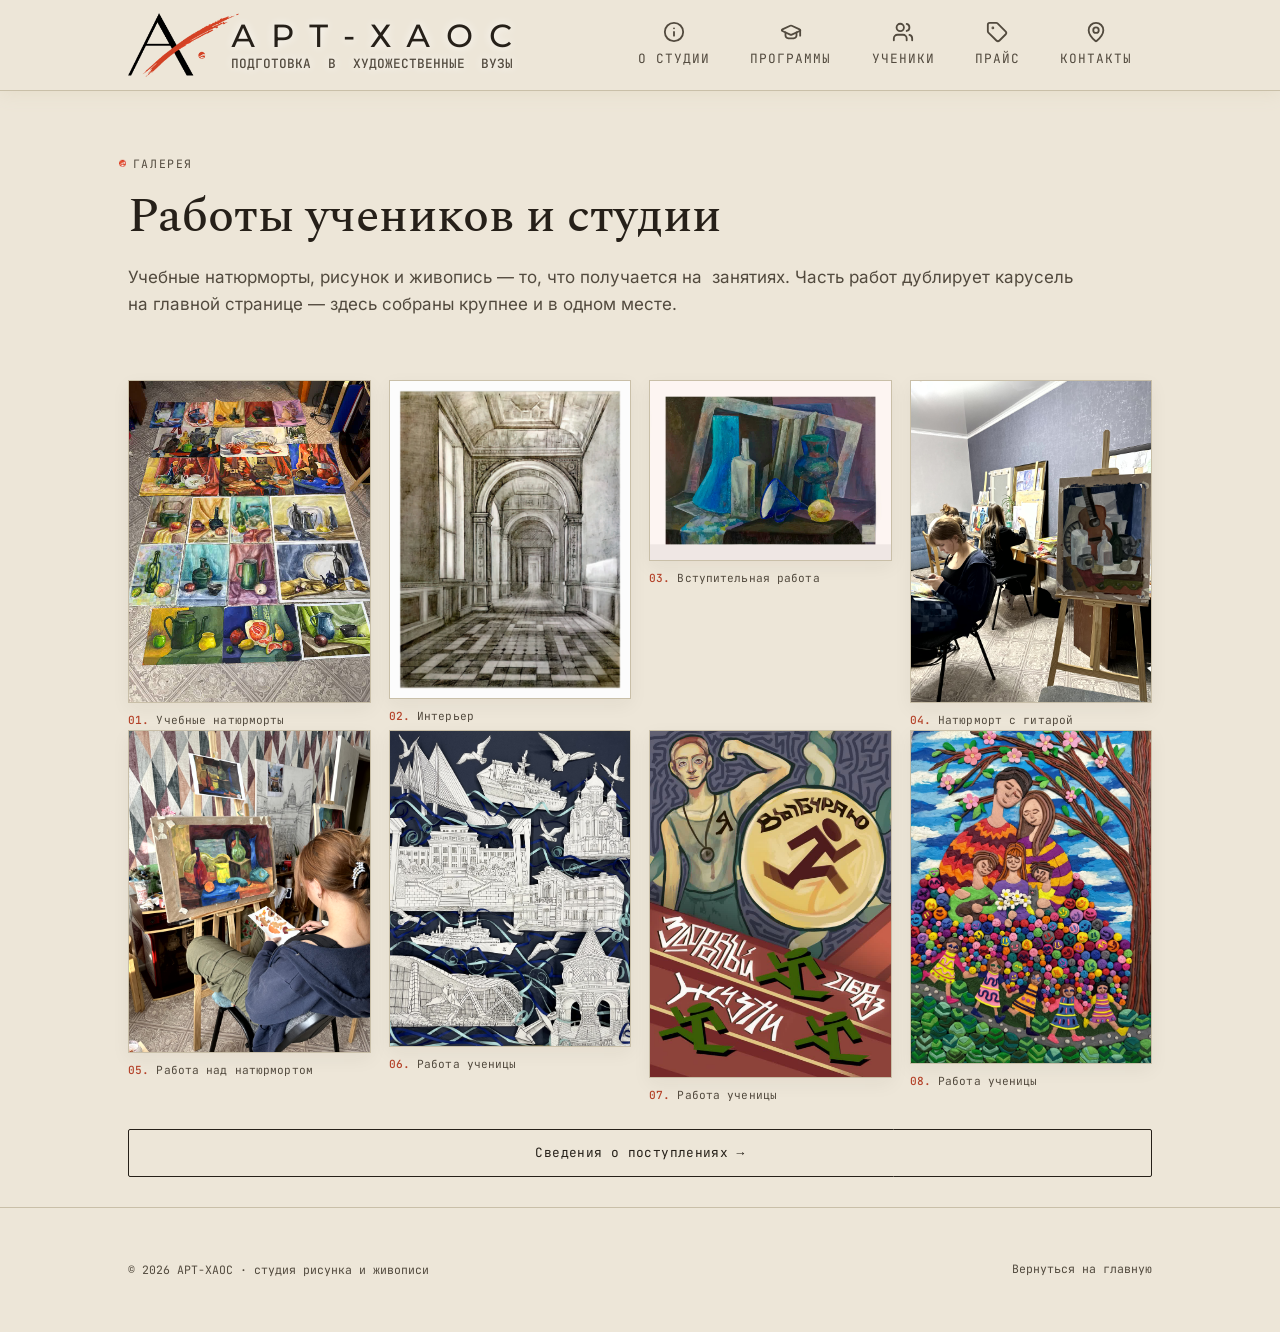
<file: gallery/index.html>
<!doctype html>
<html lang="ru">
  <head>
    <meta charset="UTF-8" />
    <meta name="viewport" content="width=device-width, initial-scale=1.0" />
    <title>Галерея работ — АРТ-ХАОС</title>
    <meta
      name="description"
      content="Галерея работ студии АРТ-ХАОС: учебные натюрморты, рисунок и живопись учеников и преподавателя в Южно-Сахалинске."
    />
    <meta name="robots" content="index, follow" />
    <meta name="author" content="Погорелова Анастасия Сергеевна" />
    <meta name="geo.region" content="RU-SAK" />
    <meta name="geo.placename" content="Южно-Сахалинск" />
    <meta property="og:type" content="website" />
    <meta property="og:site_name" content="АРТ-ХАОС" />
    <meta property="og:title" content="Галерея работ — АРТ-ХАОС" />
    <meta
      property="og:description"
      content="Учебные натюрморты, рисунок и живопись учеников и преподавателя студии АРТ-ХАОС."
    />
    <meta property="og:url" content="https://art-xaos.github.io/gallery/" />
    <meta
      property="og:image"
      content="https://art-xaos.github.io/assets/images/og-image.png"
    />
    <meta name="twitter:card" content="summary_large_image" />
    <meta name="twitter:title" content="Галерея работ — АРТ-ХАОС" />
    <meta
      name="twitter:description"
      content="Учебные натюрморты, рисунок и живопись учеников и преподавателя студии АРТ-ХАОС."
    />
    <meta
      name="twitter:image"
      content="https://art-xaos.github.io/assets/images/og-image.png"
    />
    <link rel="canonical" href="https://art-xaos.github.io/gallery/" />
    <link rel="icon" href="../assets/images/favicon.ico" sizes="any" />
    <link rel="icon" href="../assets/images/favicon.svg" type="image/svg+xml" />
    <link rel="apple-touch-icon" href="../assets/images/apple-touch-icon.png" />
    <link rel="manifest" href="../assets/images/site.webmanifest" />
    <meta name="theme-color" content="#ede6d8" />
    <link rel="stylesheet" href="../assets/css/styles.css?v=11" />
  </head>
  <body>
    <a href="#main-content" class="skip-link">Перейти к содержанию</a>

    <header class="site-header">
      <div class="nav-inner">
        <a href="../" class="logo" aria-label="АРТ-ХАОС — главная">
          <img
            class="logo-mark"
            alt="Логотип АРТ-ХАОС"
            src="../assets/images/logo-mark.png"
          />
          <span class="logo-text"
            >АРТ-ХАОС<small>подготовка в художественные вузы</small></span
          >
        </a>
        <ul class="tabs" id="tabs">
          <li>
            <a href="../#about">О студии</a>
          </li>
          <li>
            <a href="../#programs">Программы</a>
          </li>
          <li>
            <a href="../#students">Ученики</a>
          </li>
          <li>
            <a href="../#programs">Прайс</a>
          </li>
          <li>
            <a href="../#contact">Контакты</a>
          </li>
        </ul>
      </div>
    </header>

    <main id="main-content">
      <section class="page-hero">
        <div class="wrap">
          <div class="eyebrow">
            <img
              src="../assets/images/favicon-32x32.png"
              class="logo-dot" alt=""
            />Галерея
          </div>
          <h1>Работы учеников и студии</h1>
          <p class="page-hero__lede">
            Учебные натюрморты, рисунок и живопись — то, что получается на
            занятиях. Часть работ дублирует карусель на главной странице — здесь
            собраны крупнее и в одном месте.
          </p>
        </div>
      </section>

      <section class="page-section">
        <div class="wrap">
          <div class="work-gallery">
            <figure>
              <img
                src="../assets/images/art/IMG_2802.jpg"
                alt="Учебные натюрморты, разложенные для просмотра"
                width="960"
                height="1280"
                loading="lazy"
                decoding="async"
              />
              <figcaption><b>01.</b> Учебные натюрморты</figcaption>
            </figure>
            <figure>
              <img
                src="../assets/images/art/1.jpg"
                alt="Интерьер, графика"
                width="1180"
                height="1554"
                loading="lazy"
                decoding="async"
              />
              <figcaption><b>02.</b> Интерьер</figcaption>
            </figure>
            <figure>
              <img
                src="../assets/images/art/2.jpg"
                alt="Натюрморт маслом"
                width="1860"
                height="1380"
                loading="lazy"
                decoding="async"
              />
              <figcaption><b>03.</b> Вступительная работа</figcaption>
            </figure>
            <figure>
              <img
                src="../assets/images/studio/lq/9.jpg"
                alt="Натюрморт с гитарой на мольберте"
                width="3024"
                height="4032"
                loading="lazy"
                decoding="async"
              />
              <figcaption><b>04.</b> Натюрморт с гитарой</figcaption>
            </figure>
            <figure>
              <img
                src="../assets/images/studio/lq/7.jpg"
                alt="Работа над натюрмортом на мольберте"
                width="3024"
                height="4032"
                loading="lazy"
                decoding="async"
              />
              <figcaption><b>05.</b> Работа над натюрмортом</figcaption>
            </figure>
            <figure>
              <img
                src="../assets/images/students/art/Иванова А. А..jpg"
                alt="Работа ученицы"
                width="2996"
                height="3918"
                loading="lazy"
                decoding="async"
              />
              <figcaption><b>06.</b> Работа ученицы</figcaption>
            </figure>
            <figure>
              <img
                src="../assets/images/students/art/Потапова А. А..jpg"
                alt="Работа ученицы"
                width="888"
                height="1278"
                loading="lazy"
                decoding="async"
              />
              <figcaption><b>07.</b> Работа ученицы</figcaption>
            </figure>
            <figure>
              <img
                src="../assets/images/students/art/Иванова В. О..jpg"
                alt="Работа ученицы"
                width="2870"
                height="3966"
                loading="lazy"
                decoding="async"
              />
              <figcaption><b>08.</b> Работа ученицы</figcaption>
            </figure>
          </div>

          <a href="../students-info/" class="btn btn-ghost section-more"
            >Сведения о поступлениях →</a
          >
        </div>
      </section>
    </main>

    <footer class="site-footer">
      <div class="wrap footer-content">
        <span>© 2026 АРТ-ХАОС · студия рисунка и живописи</span>
        <a href="../">Вернуться на главную</a>
      </div>
    </footer>
    <script src="../assets/js/global.js?v=4"></script>
    <script src="../assets/js/page-index.js?v=8"></script>
  </body>
</html>
</file>
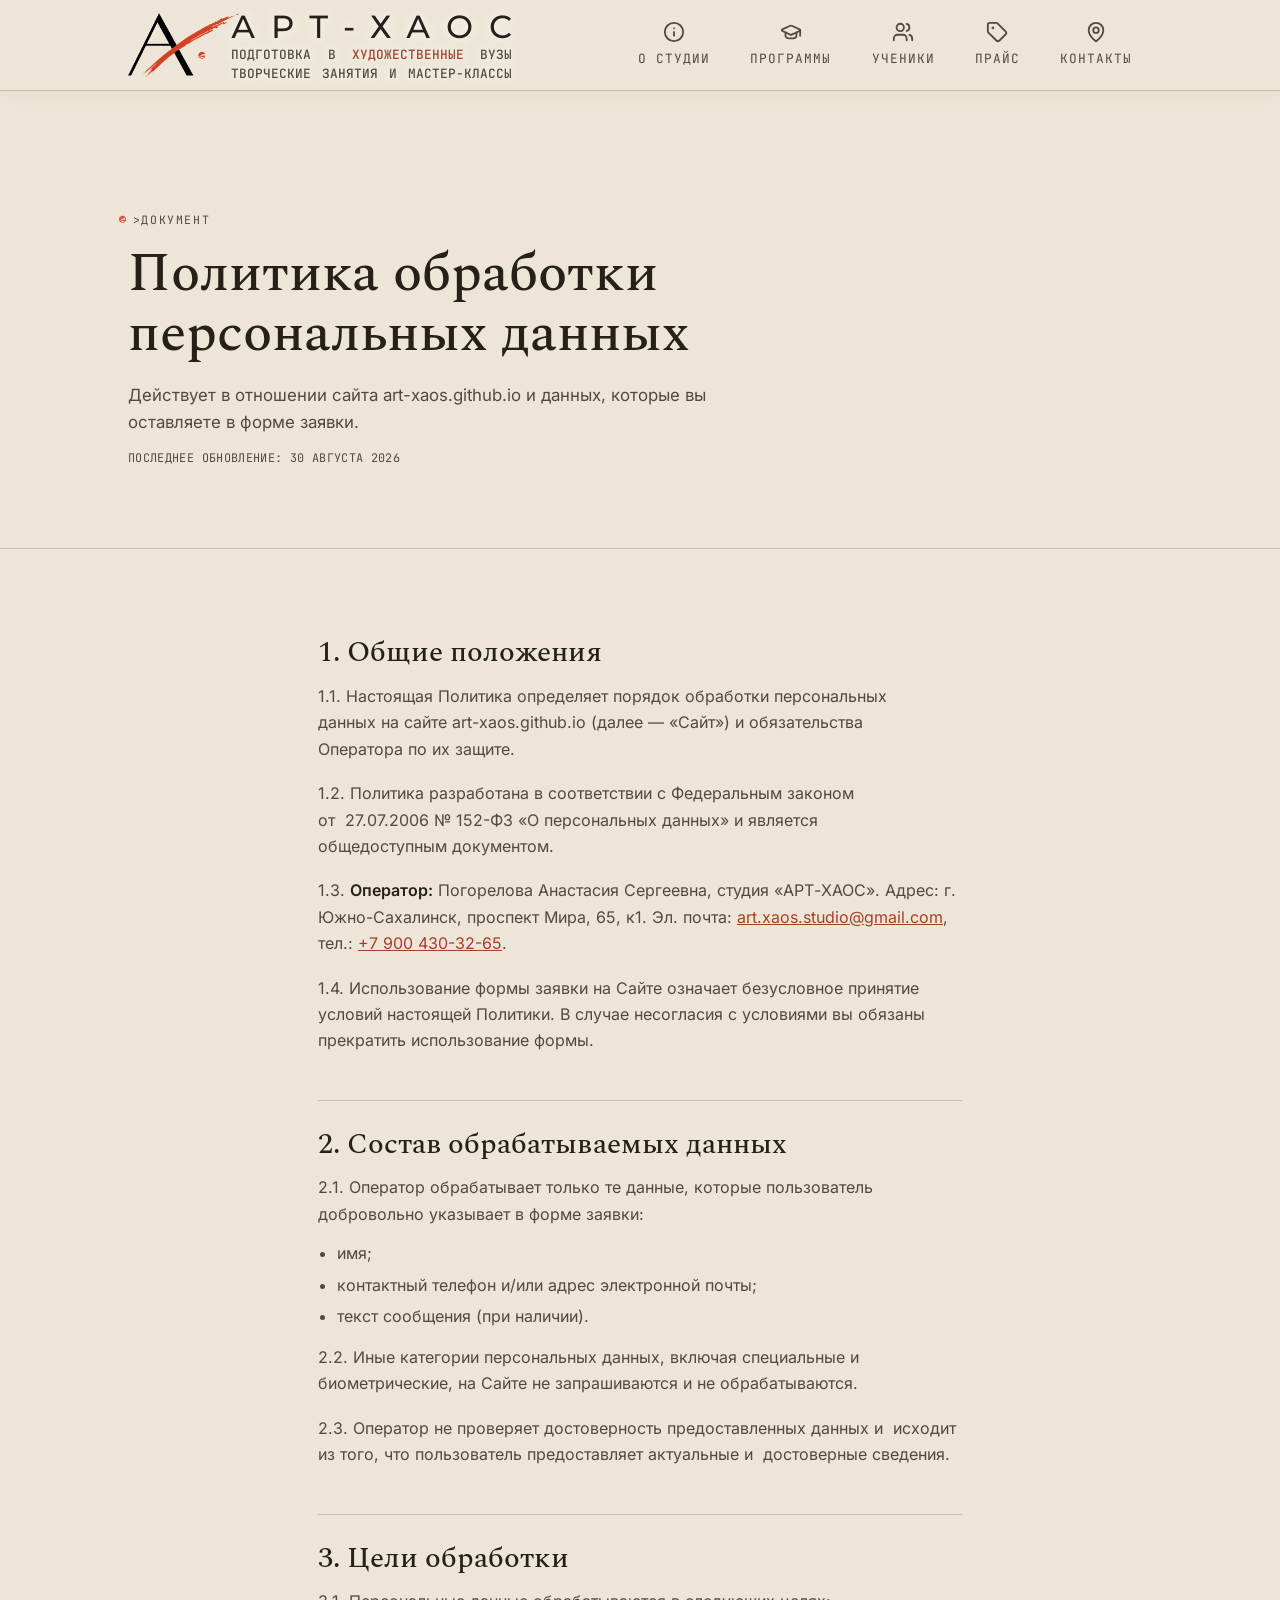
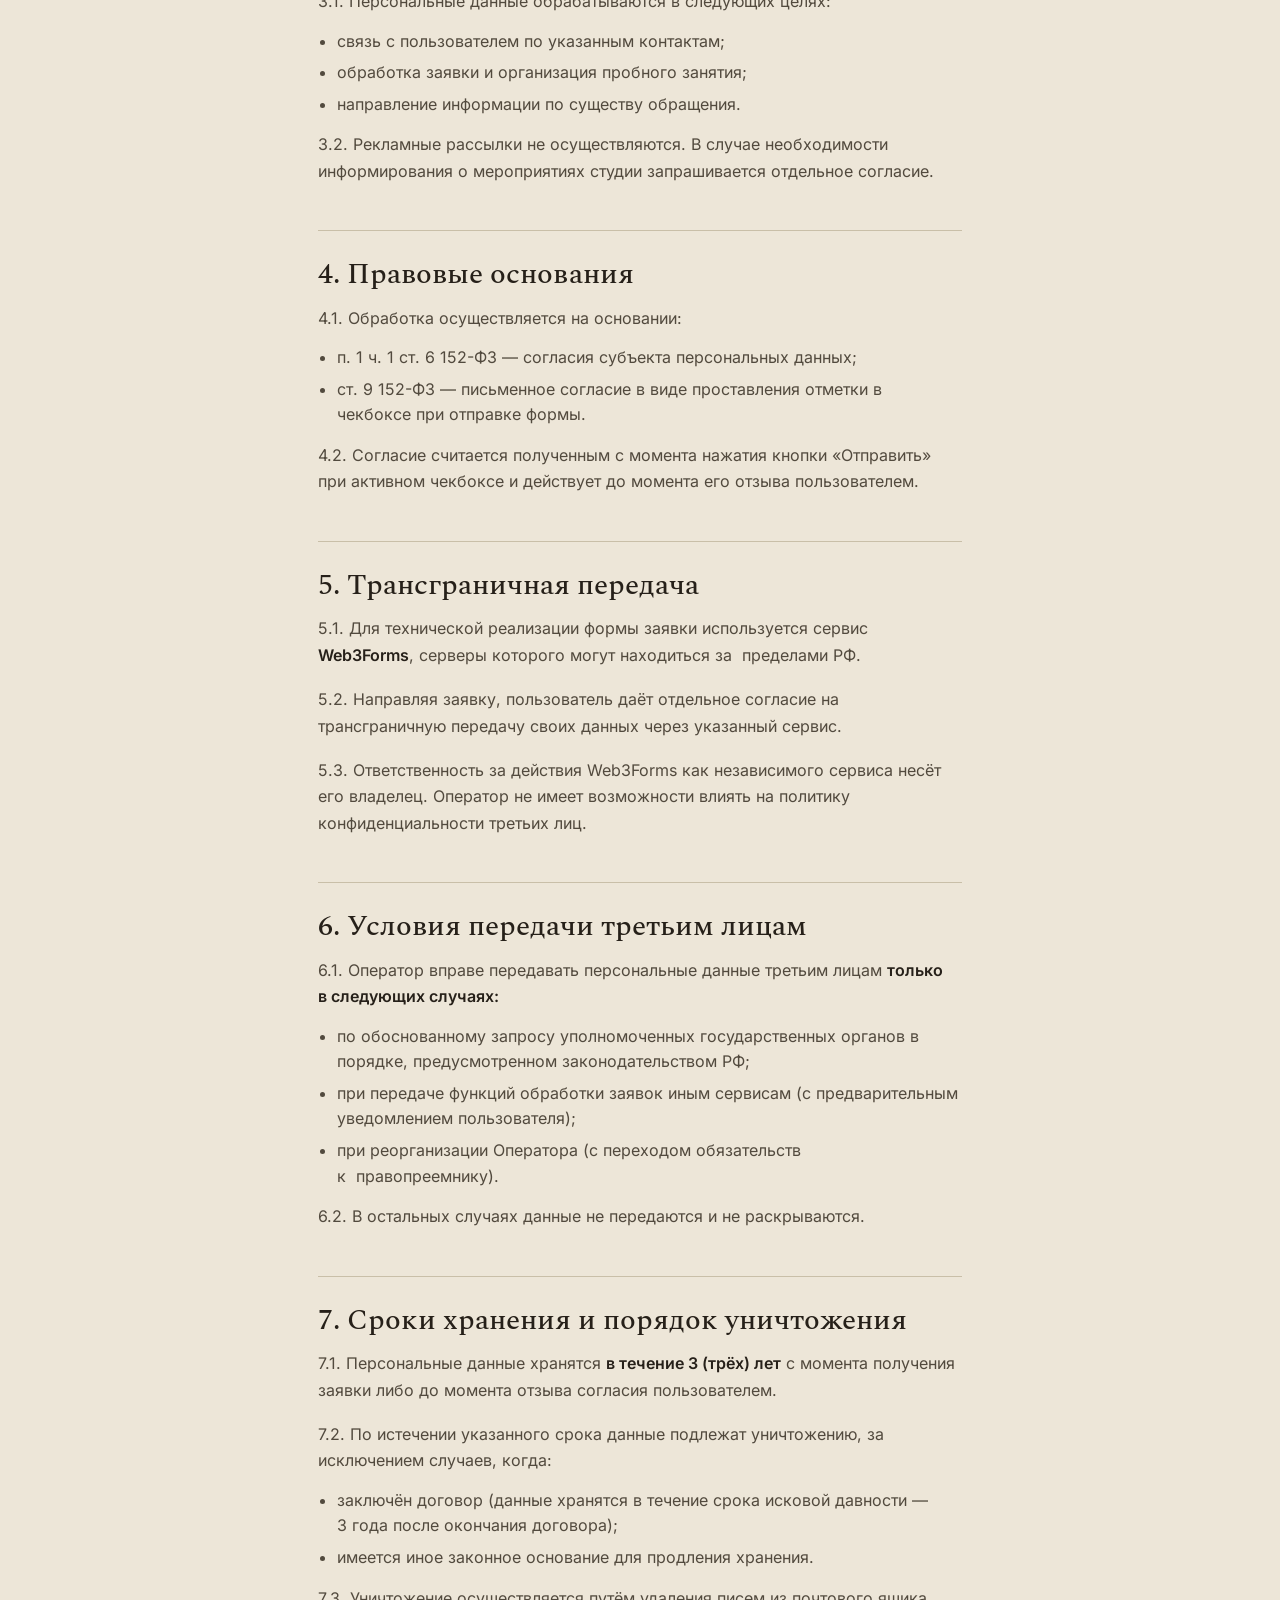
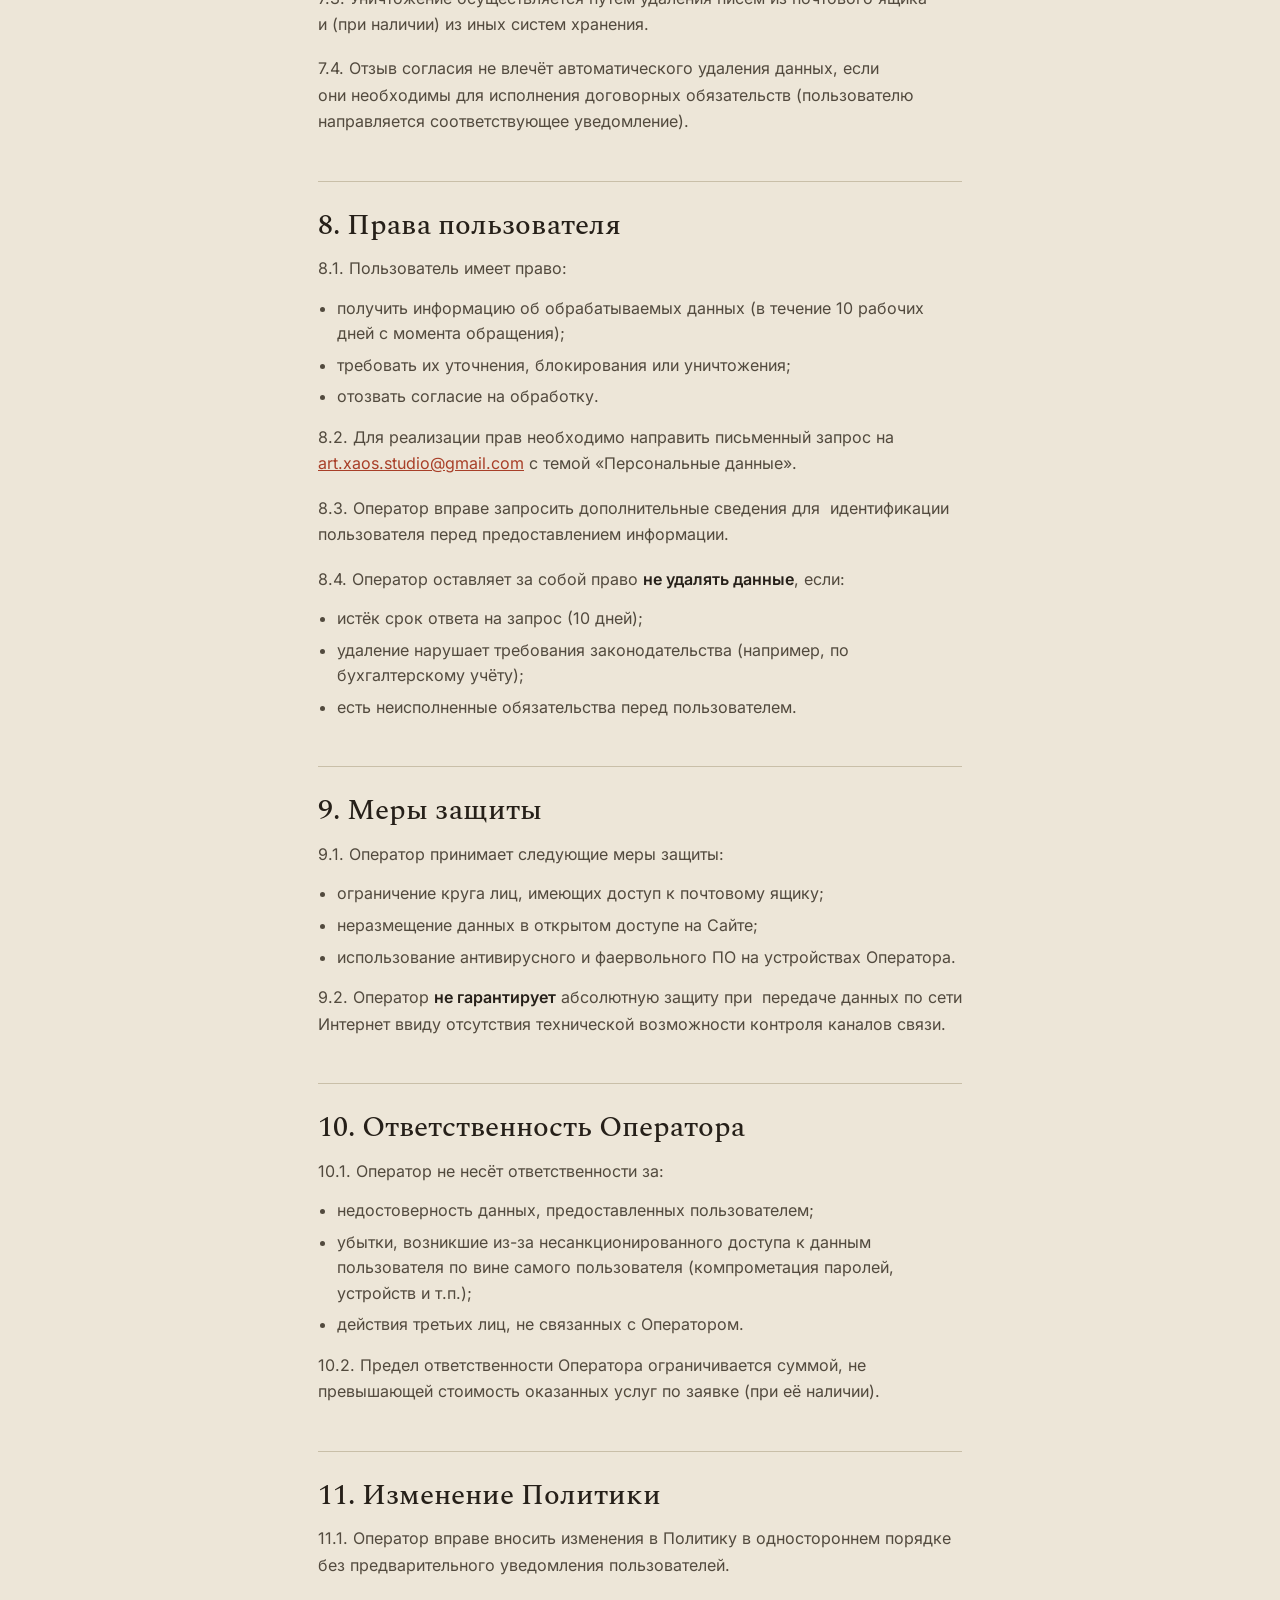
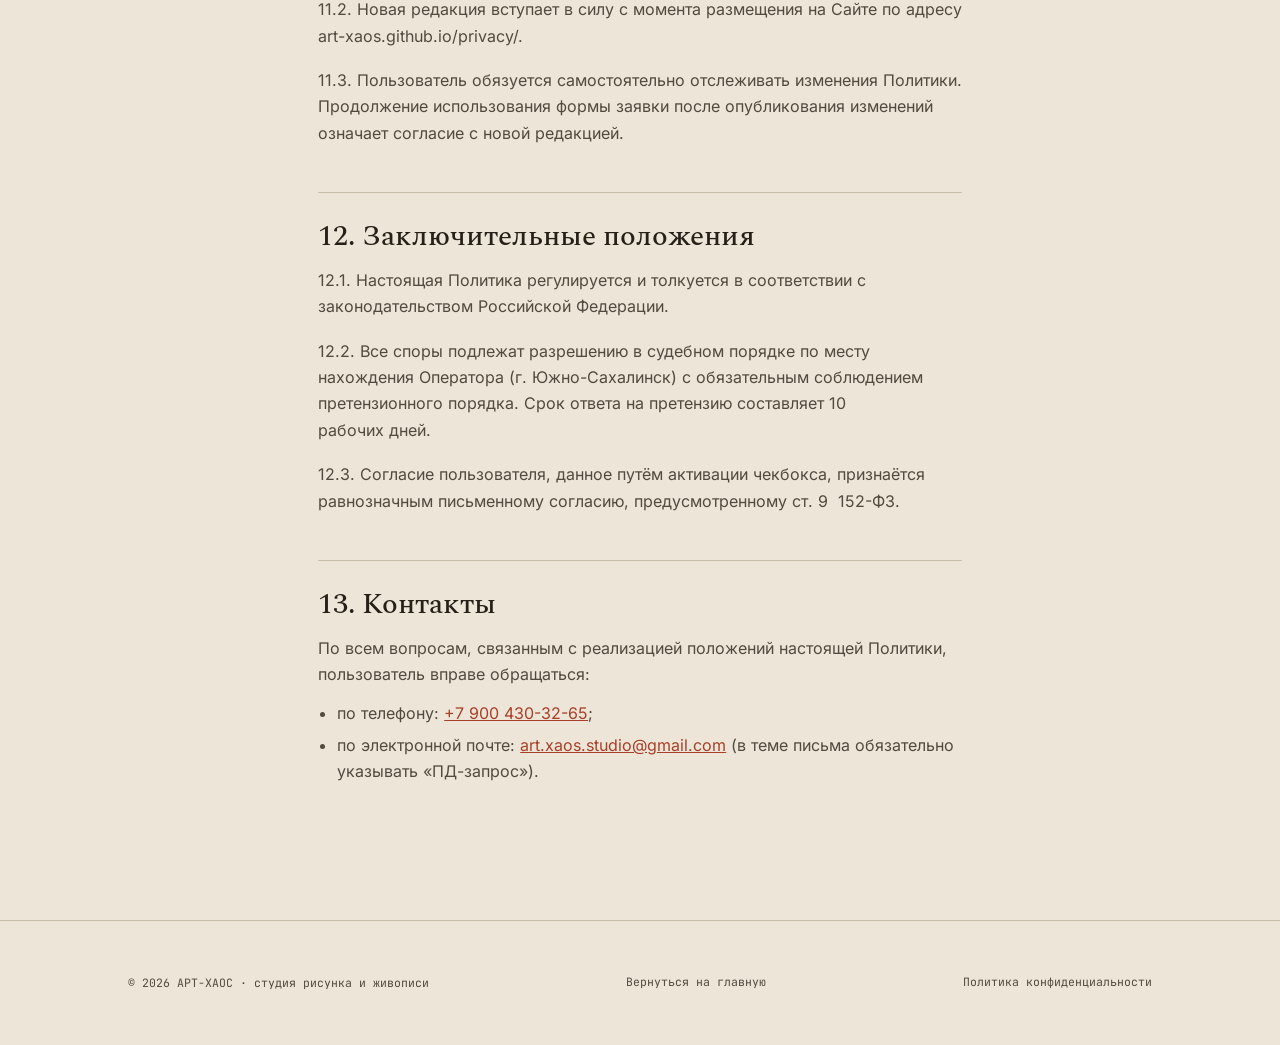
<file: privacy/index.html>
<!doctype html>
<html lang="ru">
  <head>
    <script>document.documentElement.classList.add("is-loading");</script>
    <meta charset="UTF-8" />
    <meta name="viewport" content="width=device-width, initial-scale=1.0" />
    <title>Политика обработки персональных данных — АРТ-ХАОС</title>
    <meta
      name="description"
      content="Политика обработки персональных данных студии АРТ-ХАОС: какие данные собираются, для чего используются и как их можно отозвать."
    />
    <meta name="robots" content="index, follow" />
    <meta name="author" content="Погорелова Анастасия Сергеевна" />
    <link rel="canonical" href="https://art-xaos.github.io/privacy/" />
    <link rel="icon" href="../assets/images/favicon.ico" sizes="any" />
    <link rel="icon" href="../assets/images/favicon.svg" type="image/svg+xml" />
    <link rel="apple-touch-icon" href="../assets/images/apple-touch-icon.png" />
    <link rel="manifest" href="../assets/images/site.webmanifest" />
    <meta name="theme-color" content="#ede6d8" />
    <link
      rel="preload"
      href="../assets/fonts/inter-cyrillic.woff2"
      as="font"
      type="font/woff2"
      crossorigin
    />
    <link
      rel="preload"
      href="../assets/fonts/spectral-500-cyrillic.woff2"
      as="font"
      type="font/woff2"
      crossorigin
    />
    <link
      rel="preload"
      href="../assets/fonts/spectral-italic-500-cyrillic.woff2"
      as="font"
      type="font/woff2"
      crossorigin
    />
    <link
      rel="preload"
      href="../assets/fonts/jetbrains-mono-cyrillic.woff2"
      as="font"
      type="font/woff2"
      crossorigin
    />
    <link rel="preload" href="../assets/fonts/Montserrat-VariableFont_wght.woff2" as="font" type="font/woff2" crossorigin />
    <link rel="stylesheet" href="../assets/css/styles.css?v=32" />
  </head>
  <body>
    <div class="page-loader" role="status" aria-live="polite">
      <span class="page-loader__mark" aria-hidden="true"></span>
      <span class="page-loader__label">АРТ-ХАОС</span>
      <span class="page-loader__caption">Загружаем студию</span>
    </div>
    <a href="#main-content" class="skip-link">Перейти к содержанию</a>

    <header class="site-header">
      <div class="nav-inner">
        <a href="../" class="logo" aria-label="АРТ-ХАОС — главная">
          <img
            class="logo-mark"
            alt="Логотип АРТ-ХАОС"
            src="../assets/images/logo-mark.png"
          />
          <span class="logo-text"
            ><span class="logo-title">АРТ-ХАОС</span><small>подготовка в <span style="color:var(--red-text)">художественные</span> вузы</small><small>творческие занятия и мастер-классы</small></span
          >
        </a>
        <ul class="tabs" id="tabs">
          <li>
            <a href="../#about">О студии</a>
          </li>
          <li>
            <a href="../#programs">Программы</a>
          </li>
          <li>
            <a href="../#students">Ученики</a>
          </li>
          <li>
            <a href="../#programs">Прайс</a>
          </li>
          <li>
            <a href="../#contact">Контакты</a>
          </li>
        </ul>
      </div>
    </header>

    <main id="main-content">
      <section class="privacy-hero">
        <div class="wrap">
          <div class="eyebrow">
            <img
              src="../assets/images/favicon-32x32.png"
              class="logo-dot" alt=""
            />>Документ
          </div>
          <h1>Политика обработки персональных данных</h1>
          <p class="privacy-hero__lede">
            Действует в отношении сайта art-xaos.github.io и данных, которые вы
            оставляете в форме заявки.
          </p>
          <p class="privacy-updated">
            Последнее обновление:
            <time datetime="2026-08-30">30 августа 2026</time>
          </p>
        </div>
      </section>

      <section class="privacy-section">
        <div class="wrap prose">
          <h2>1. Общие положения</h2>
          <p>
            1.1. Настоящая Политика определяет порядок обработки персональных
            данных на сайте art-xaos.github.io (далее — «Сайт») и обязательства
            Оператора по их защите.
          </p>
          <p>
            1.2. Политика разработана в соответствии с Федеральным законом от
            27.07.2006 № 152-ФЗ «О персональных данных» и является общедоступным
            документом.
          </p>
          <p>
            1.3. <strong>Оператор:</strong> Погорелова Анастасия Сергеевна,
            студия «АРТ-ХАОС». Адрес: г. Южно-Сахалинск, проспект Мира, 65, к1.
            Эл. почта:
            <a href="mailto:art.xaos.studio@gmail.com"
              >art.xaos.studio@gmail.com</a
            >, тел.: <a href="tel:+79004303265">+7 900 430-32-65</a>.
          </p>
          <p>
            1.4. Использование формы заявки на Сайте означает безусловное
            принятие условий настоящей Политики. В случае несогласия с условиями
            вы обязаны прекратить использование формы.
          </p>

          <h2>2. Состав обрабатываемых данных</h2>
          <p>
            2.1. Оператор обрабатывает только те данные, которые пользователь
            добровольно указывает в форме заявки:
          </p>
          <ul>
            <li>имя;</li>
            <li>контактный телефон и/или адрес электронной почты;</li>
            <li>текст сообщения (при наличии).</li>
          </ul>
          <p>
            2.2. Иные категории персональных данных, включая специальные и
            биометрические, на Сайте не запрашиваются и не обрабатываются.
          </p>
          <p>
            2.3. Оператор не проверяет достоверность предоставленных данных и
            исходит из того, что пользователь предоставляет актуальные и
            достоверные сведения.
          </p>

          <h2>3. Цели обработки</h2>
          <p>3.1. Персональные данные обрабатываются в следующих целях:</p>
          <ul>
            <li>связь с пользователем по указанным контактам;</li>
            <li>обработка заявки и организация пробного занятия;</li>
            <li>направление информации по существу обращения.</li>
          </ul>
          <p>
            3.2. Рекламные рассылки не осуществляются. В случае необходимости
            информирования о мероприятиях студии запрашивается отдельное
            согласие.
          </p>

          <h2>4. Правовые основания</h2>
          <p>4.1. Обработка осуществляется на основании:</p>
          <ul>
            <li>
              п. 1 ч. 1 ст. 6 152-ФЗ — согласия субъекта персональных данных;
            </li>
            <li>
              ст. 9 152-ФЗ — письменное согласие в виде проставления отметки в
              чекбоксе при отправке формы.
            </li>
          </ul>
          <p>
            4.2. Согласие считается полученным с момента нажатия кнопки
            «Отправить» при активном чекбоксе и действует до момента его отзыва
            пользователем.
          </p>

          <h2>5. Трансграничная передача</h2>
          <p>
            5.1. Для технической реализации формы заявки используется сервис
            <strong>Web3Forms</strong>, серверы которого могут находиться за
            пределами РФ.
          </p>
          <p>
            5.2. Направляя заявку, пользователь даёт отдельное согласие на
            трансграничную передачу своих данных через указанный сервис.
          </p>
          <p>
            5.3. Ответственность за действия Web3Forms как независимого сервиса
            несёт его владелец. Оператор не имеет возможности влиять на политику
            конфиденциальности третьих лиц.
          </p>

          <h2>6. Условия передачи третьим лицам</h2>
          <p>
            6.1. Оператор вправе передавать персональные данные третьим лицам
            <strong>только в следующих случаях:</strong>
          </p>
          <ul>
            <li>
              по обоснованному запросу уполномоченных государственных органов в
              порядке, предусмотренном законодательством РФ;
            </li>
            <li>
              при передаче функций обработки заявок иным сервисам (с
              предварительным уведомлением пользователя);
            </li>
            <li>
              при реорганизации Оператора (с переходом обязательств к
              правопреемнику).
            </li>
          </ul>
          <p>
            6.2. В остальных случаях данные не передаются и не раскрываются.
          </p>

          <h2>7. Сроки хранения и порядок уничтожения</h2>
          <p>
            7.1. Персональные данные хранятся
            <strong>в течение 3 (трёх) лет</strong> с момента получения заявки
            либо до момента отзыва согласия пользователем.
          </p>
          <p>
            7.2. По истечении указанного срока данные подлежат уничтожению, за
            исключением случаев, когда:
          </p>
          <ul>
            <li>
              заключён договор (данные хранятся в течение срока исковой давности
              — 3 года после окончания договора);
            </li>
            <li>имеется иное законное основание для продления хранения.</li>
          </ul>
          <p>
            7.3. Уничтожение осуществляется путём удаления писем из почтового
            ящика и (при наличии) из иных систем хранения.
          </p>
          <p>
            7.4. Отзыв согласия не влечёт автоматического удаления данных, если
            они необходимы для исполнения договорных обязательств (пользователю
            направляется соответствующее уведомление).
          </p>

          <h2>8. Права пользователя</h2>
          <p>8.1. Пользователь имеет право:</p>
          <ul>
            <li>
              получить информацию об обрабатываемых данных (в течение 10 рабочих
              дней с момента обращения);
            </li>
            <li>требовать их уточнения, блокирования или уничтожения;</li>
            <li>отозвать согласие на обработку.</li>
          </ul>
          <p>
            8.2. Для реализации прав необходимо направить письменный запрос на
            <a href="mailto:art.xaos.studio@gmail.com"
              >art.xaos.studio@gmail.com</a
            >
            с темой «Персональные данные».
          </p>
          <p>
            8.3. Оператор вправе запросить дополнительные сведения для
            идентификации пользователя перед предоставлением информации.
          </p>
          <p>
            8.4. Оператор оставляет за собой право
            <strong>не удалять данные</strong>, если:
          </p>
          <ul>
            <li>истёк срок ответа на запрос (10 дней);</li>
            <li>
              удаление нарушает требования законодательства (например, по
              бухгалтерскому учёту);
            </li>
            <li>есть неисполненные обязательства перед пользователем.</li>
          </ul>

          <h2>9. Меры защиты</h2>
          <p>9.1. Оператор принимает следующие меры защиты:</p>
          <ul>
            <li>ограничение круга лиц, имеющих доступ к почтовому ящику;</li>
            <li>неразмещение данных в открытом доступе на Сайте;</li>
            <li>
              использование антивирусного и фаервольного ПО на устройствах
              Оператора.
            </li>
          </ul>
          <p>
            9.2. Оператор <strong>не гарантирует</strong> абсолютную защиту при
            передаче данных по сети Интернет ввиду отсутствия технической
            возможности контроля каналов связи.
          </p>

          <h2>10. Ответственность Оператора</h2>
          <p>10.1. Оператор не несёт ответственности за:</p>
          <ul>
            <li>недостоверность данных, предоставленных пользователем;</li>
            <li>
              убытки, возникшие из-за несанкционированного доступа к данным
              пользователя по вине самого пользователя (компрометация паролей,
              устройств и т.п.);
            </li>
            <li>действия третьих лиц, не связанных с Оператором.</li>
          </ul>
          <p>
            10.2. Предел ответственности Оператора ограничивается суммой, не
            превышающей стоимость оказанных услуг по заявке (при её наличии).
          </p>

          <h2>11. Изменение Политики</h2>
          <p>
            11.1. Оператор вправе вносить изменения в Политику в одностороннем
            порядке без предварительного уведомления пользователей.
          </p>
          <p>
            11.2. Новая редакция вступает в силу с момента размещения на Сайте
            по адресу art-xaos.github.io/privacy/.
          </p>
          <p>
            11.3. Пользователь обязуется самостоятельно отслеживать изменения
            Политики. Продолжение использования формы заявки после опубликования
            изменений означает согласие с новой редакцией.
          </p>

          <h2>12. Заключительные положения</h2>
          <p>
            12.1. Настоящая Политика регулируется и толкуется в соответствии с
            законодательством Российской Федерации.
          </p>
          <p>
            12.2. Все споры подлежат разрешению в судебном порядке по месту
            нахождения Оператора (г. Южно-Сахалинск) с обязательным соблюдением
            претензионного порядка. Срок ответа на претензию составляет 10
            рабочих дней.
          </p>
          <p>
            12.3. Согласие пользователя, данное путём активации чекбокса,
            признаётся равнозначным письменному согласию, предусмотренному ст. 9
            152-ФЗ.
          </p>

          <h2>13. Контакты</h2>
          <p>
            По всем вопросам, связанным с реализацией положений настоящей
            Политики, пользователь вправе обращаться:
          </p>
          <ul>
            <li>
              по телефону: <a href="tel:+79004303265">+7 900 430-32-65</a>;
            </li>
            <li>
              по электронной почте:
              <a href="mailto:art.xaos.studio@gmail.com"
                >art.xaos.studio@gmail.com</a
              >
              (в теме письма обязательно указывать «ПД-запрос»).
            </li>
          </ul>
        </div>
      </section>
    </main>

    <footer class="site-footer">
      <div class="wrap footer-content">
        <span>© 2026 АРТ-ХАОС · студия рисунка и живописи</span>
        <a href="../">Вернуться на главную</a><a href="../privacy/">Политика конфиденциальности</a>
      </div>
    </footer>

    <script src="../assets/js/global.js?v=15"></script>
  </body>
</html>
</file>
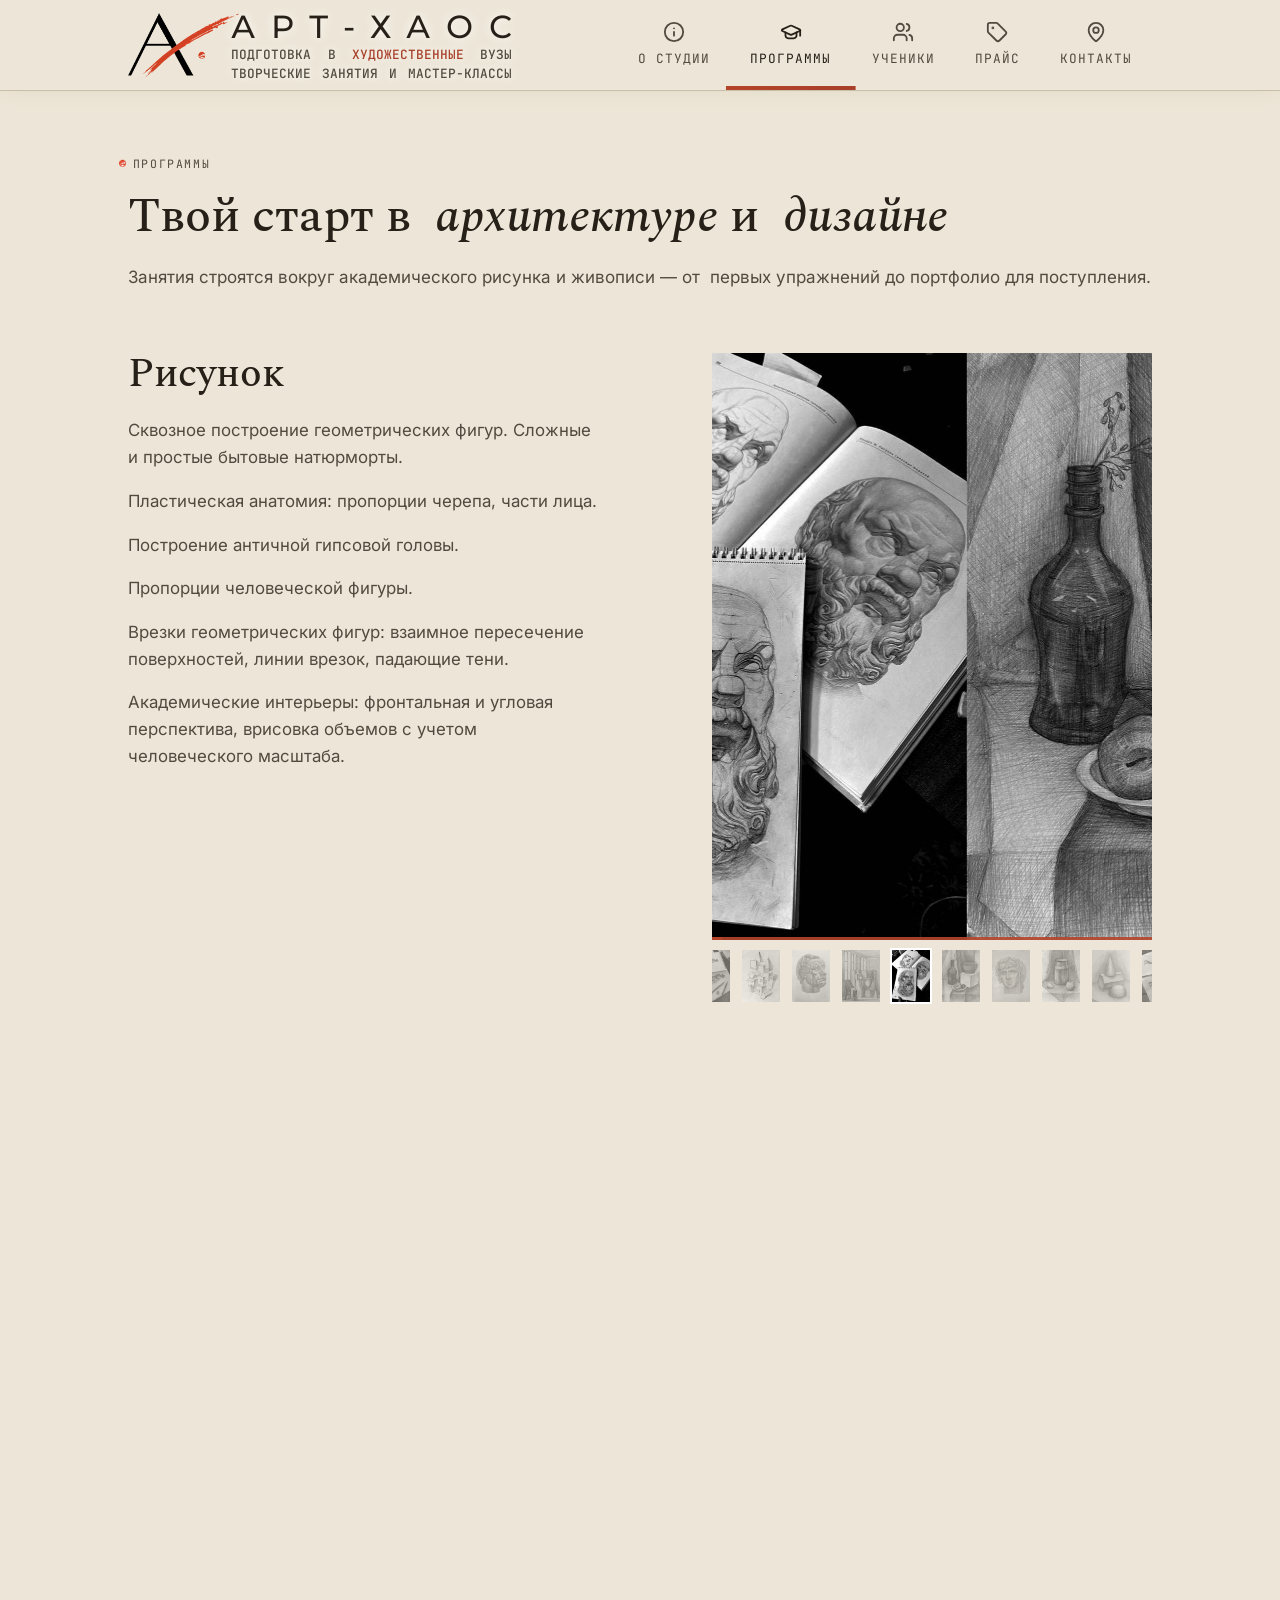
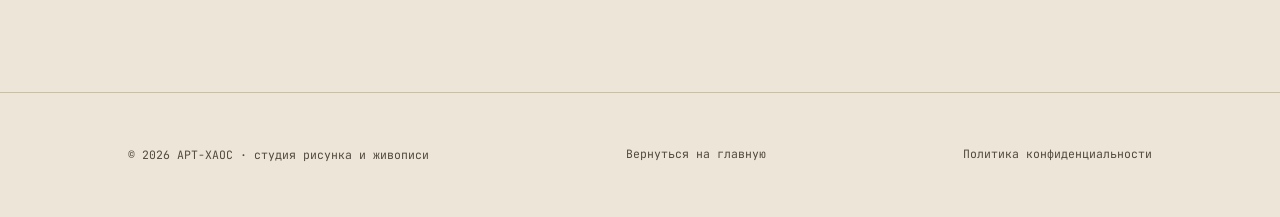
<file: programs/index.html>
<!doctype html>
<html lang="ru">
  <head>
    <script>
      document.documentElement.classList.add("is-loading");
    </script>
    <meta charset="UTF-8" />
    <meta name="viewport" content="width=device-width, initial-scale=1.0" />
    <title>Программы обучения — АРТ-ХАОС</title>
    <meta
      name="description"
      content="Программы студии АРТ-ХАОС: подготовка к поступлению в художественные вузы (14–18 лет) и творческое развитие (9–13 лет). Цены, форматы занятий и ответы на частые вопросы."
    />
    <meta name="robots" content="index, follow" />
    <meta name="author" content="Погорелова Анастасия Сергеевна" />
    <meta name="geo.region" content="RU-SAK" />
    <meta name="geo.placename" content="Южно-Сахалинск" />
    <meta property="og:type" content="website" />
    <meta property="og:site_name" content="АРТ-ХАОС" />
    <meta property="og:title" content="Программы обучения — АРТ-ХАОС" />
    <meta
      property="og:description"
      content="Подготовка к поступлению в художественные вузы и творческое развитие — форматы, цены, расписание и частые вопросы."
    />
    <meta property="og:url" content="https://art-xaos.github.io/programs/" />
    <meta
      property="og:image"
      content="https://art-xaos.github.io/assets/images/og-image.png"
    />
    <meta name="twitter:card" content="summary_large_image" />
    <meta name="twitter:title" content="Программы обучения — АРТ-ХАОС" />
    <meta
      name="twitter:description"
      content="Подготовка к поступлению в художественные вузы и творческое развитие — форматы, цены и частые вопросы."
    />
    <meta
      name="twitter:image"
      content="https://art-xaos.github.io/assets/images/og-image.png"
    />
    <link rel="canonical" href="https://art-xaos.github.io/programs/" />
    <link rel="icon" href="../assets/images/favicon.ico" sizes="any" />
    <link rel="icon" href="../assets/images/favicon.svg" type="image/svg+xml" />
    <link rel="apple-touch-icon" href="../assets/images/apple-touch-icon.png" />
    <link rel="manifest" href="../assets/images/site.webmanifest" />
    <meta name="theme-color" content="#ede6d8" />
    <link
      rel="preload"
      href="../assets/fonts/inter-cyrillic.woff2"
      as="font"
      type="font/woff2"
      crossorigin
    />
    <link
      rel="preload"
      href="../assets/fonts/spectral-500-cyrillic.woff2"
      as="font"
      type="font/woff2"
      crossorigin
    />
    <link
      rel="preload"
      href="../assets/fonts/spectral-italic-500-cyrillic.woff2"
      as="font"
      type="font/woff2"
      crossorigin
    />
    <link
      rel="preload"
      href="../assets/fonts/jetbrains-mono-cyrillic.woff2"
      as="font"
      type="font/woff2"
      crossorigin
    />
    <link
      rel="preload"
      href="../assets/fonts/Montserrat-VariableFont_wght.woff2"
      as="font"
      type="font/woff2"
      crossorigin
    />
    <link rel="stylesheet" href="../assets/css/styles.css?v=32" />
  </head>
  <body>
    <div class="page-loader" role="status" aria-live="polite">
      <span class="page-loader__mark" aria-hidden="true"></span>
      <span class="page-loader__label">АРТ-ХАОС</span>
      <span class="page-loader__caption">Загружаем студию</span>
    </div>
    <a href="#main-content" class="skip-link">Перейти к содержанию</a>

    <header class="site-header">
      <div class="nav-inner">
        <a href="../" class="logo" aria-label="АРТ-ХАОС — главная">
          <img
            class="logo-mark"
            alt="Логотип АРТ-ХАОС"
            src="../assets/images/logo-mark.png"
          />
          <span class="logo-text">
            <span class="logo-title">АРТ-ХАОС</span>
            <small>
              подготовка в
              <span style="color: var(--red-text)">художественные</span>
              вузы
            </small>
            <small>творческие занятия и мастер-классы</small>
          </span>
        </a>
        <ul class="tabs" id="tabs">
          <li>
            <a href="../#about">О студии</a>
          </li>
          <li>
            <a href="#" aria-current="page">Программы</a>
          </li>
          <li>
            <a href="../#students">Ученики</a>
          </li>
          <li>
            <a href="../#programs">Прайс</a>
          </li>
          <li>
            <a href="../#contact">Контакты</a>
          </li>
        </ul>
      </div>
    </header>

    <main id="main-content">
      <section class="page-hero">
        <div class="wrap">
          <div class="eyebrow">
            <img
              src="../assets/images/favicon-32x32.png"
              class="logo-dot"
              alt=""
            />
            Программы
          </div>
          <h1 class="reveal">
            Твой старт в
            <em>архитектуре</em>
            и
            <em>дизайне</em>
          </h1>
          <p class="page-hero__lede reveal">
            Занятия строятся вокруг академического рисунка и живописи — от
            первых упражнений до портфолио для поступления.
          </p>
        </div>
      </section>

      <!-- ============ ДИСЦИПЛИНА 1: РИСУНОК ============ -->
      <section class="page-section">
        <div class="wrap carousel-grid-right">
          <div class="program-text reveal-group">
            <h2>Рисунок</h2>
            <p class="carousel-caption">
              Сквозное построение геометрических фигур. Сложные и простые
              бытовые натюрморты.
            </p>
            <p class="carousel-caption">
              Пластическая анатомия: пропорции черепа, части лица.
            </p>
            <p class="carousel-caption">Построение античной гипсовой головы.</p>
            <p class="carousel-caption">Пропорции человеческой фигуры.</p>
            <p class="carousel-caption">
              Врезки геометрических фигур: взаимное пересечение поверхностей,
              линии врезок, падающие тени.
            </p>
            <p class="carousel-caption">
              Академические интерьеры: фронтальная и угловая перспектива,
              врисовка объемов с учетом человеческого масштаба.
            </p>
          </div>

          <div class="carousel reveal-group" data-carousel>
            <!-- Фотографии этой конкретной карусели -->
            <div class="carousel-images">
              <img
                data-src="../assets/images/programs/drawings/drawing (1).jpg"
                data-thumb="../assets/images/programs/drawings/drawing (1)-thumb.jpg"
                alt="Учебный рисунок, работа 1"
              />
              <img
                data-src="../assets/images/programs/drawings/drawing (2).jpg"
                data-thumb="../assets/images/programs/drawings/drawing (2)-thumb.jpg"
                alt="Учебный рисунок, работа 2"
              />
              <img
                data-src="../assets/images/programs/drawings/drawing (3).jpg"
                data-thumb="../assets/images/programs/drawings/drawing (3)-thumb.jpg"
                alt="Учебный рисунок, работа 3"
              />
              <img
                data-src="../assets/images/programs/drawings/drawing (4).jpg"
                data-thumb="../assets/images/programs/drawings/drawing (4)-thumb.jpg"
                alt="Учебный рисунок, работа 4"
              />
              <img
                data-src="../assets/images/programs/drawings/drawing (5).jpg"
                data-thumb="../assets/images/programs/drawings/drawing (5)-thumb.jpg"
                alt="Учебный рисунок, работа 5"
              />
              <img
                data-src="../assets/images/programs/drawings/drawing (6).jpg"
                data-thumb="../assets/images/programs/drawings/drawing (6)-thumb.jpg"
                alt="Учебный рисунок, работа 6"
              />
              <img
                data-src="../assets/images/programs/drawings/drawing (7).jpg"
                data-thumb="../assets/images/programs/drawings/drawing (7)-thumb.jpg"
                alt="Учебный рисунок, работа 7"
              />
              <img
                data-src="../assets/images/programs/drawings/drawing (8).jpg"
                data-thumb="../assets/images/programs/drawings/drawing (8)-thumb.jpg"
                alt="Учебный рисунок, работа 8"
              />
              <img
                data-src="../assets/images/programs/drawings/drawing (9).jpg"
                data-thumb="../assets/images/programs/drawings/drawing (9)-thumb.jpg"
                alt="Учебный рисунок, работа 9"
              />
            </div>

            <div class="stage stage-drawings">
              <div class="slides stage-drawings"></div>

              <!-- Левая и правая зоны клика -->
              <div class="zone left" data-dir="-1"></div>
              <div class="zone right" data-dir="1"></div>

              <!-- Двойной прогресс -->
              <div class="progress-track">
                <div class="progress">
                  <div class="progress-bar progress-bar--back"></div>

                  <div class="progress-bar progress-bar--front"></div>
                </div>
              </div>
            </div>

            <!-- Лента миниатюр -->
            <div class="thumbs thumbs-drawings">
              <div class="thumbs-track"></div>
            </div>
          </div>
        </div>
      </section>

      <!-- ============ ДИСЦИПЛИНА 2: ЖИВОПИСЬ ============ -->
      <section class="page-section page-section--flush-top">
        <div class="wrap carousel-grid-left">
          <div class="program-text reveal-group">
            <h2>Живопись</h2>
            <p class="carousel-caption">
              Цветоведение: круг Иттена, замесы первичных/вторичных цветов,
              растяжки по тону и насыщенности.
            </p>
            <p class="carousel-caption">
              Гризайль (однотонная живопись): разбор тональных отношений
              натюрморта без влияния цвета.
            </p>
            <p class="carousel-caption">
              Простые и сложные натюрморты (гуашь, акварель).
            </p>
            <p class="carousel-caption">
              Трансформация натюрморта: декоративная переработка,
              деконструктивизм, плоскостные локальные пятна, графический контур.
            </p>
            <p class="carousel-caption">
              Сюжетно-тематическая станковая композиция: Развитие сюжета: «Что,
              Где, Развитие» — поиск темы, драматургия конфликта, мимика, жест,
              взаимодействие персонажей со средой.
            </p>
          </div>

          <div class="carousel reveal-group" data-carousel>
            <!-- Фотографии этой конкретной карусели -->
            <div class="carousel-images">
              <img
                data-src="../assets/images/programs/paintings/painting (1).webp"
                data-thumb="../assets/images/programs/paintings/painting-thumb (1).webp"
                alt="Учебная живопись, работа 1"
              />
              <img
                data-src="../assets/images/programs/paintings/painting (2).webp"
                data-thumb="../assets/images/programs/paintings/painting-thumb (2).webp"
                alt="Учебная живопись, работа 2"
              />
              <img
                data-src="../assets/images/programs/paintings/painting (3).webp"
                data-thumb="../assets/images/programs/paintings/painting-thumb (3).webp"
                alt="Учебная живопись, работа 3"
              />
              <img
                data-src="../assets/images/programs/paintings/painting (4).webp"
                data-thumb="../assets/images/programs/paintings/painting-thumb (4).webp"
                alt="Учебная живопись, работа 4"
              />
              <img
                data-src="../assets/images/programs/paintings/painting (5).webp"
                data-thumb="../assets/images/programs/paintings/painting-thumb (5).webp"
                alt="Учебная живопись, работа 5"
              />
            </div>

            <div class="stage stage-drawings paintings">
              <div class="slides stage-drawings"></div>

              <!-- Левая и правая зоны клика -->
              <div class="zone left" data-dir="-1"></div>
              <div class="zone right" data-dir="1"></div>

              <!-- Двойной прогресс -->
              <div class="progress-track">
                <div class="progress">
                  <div class="progress-bar progress-bar--back"></div>

                  <div class="progress-bar progress-bar--front"></div>
                </div>
              </div>
            </div>

            <!-- Лента миниатюр -->
            <div class="thumbs thumbs-drawings">
              <div class="thumbs-track"></div>
            </div>
          </div>
        </div>
      </section>

      <!-- ============ СТОИМОСТЬ И ЗАПИСЬ ============ -->
        <div class="wrap reveal" style="padding-top: 0px; margin-top: 0px">
          <a class="btn btn-ghost section-more btn-fixed" href="../#programs">
            Цены, форматы занятий и запись →
          </a>
    </main>

    <footer class="site-footer">
      <div class="wrap footer-content">
        <span>© 2026 АРТ-ХАОС · студия рисунка и живописи</span>
        <a href="../">Вернуться на главную</a>
        <a href="../privacy/">Политика конфиденциальности</a>
      </div>
    </footer>
    <script src="../assets/js/global.js?v=15"></script>
    <script src="../assets/js/page-index.js?v=12"></script>
    <script src="../assets/js/carousel.js?v=6"></script>
  </body>
</html>
</file>
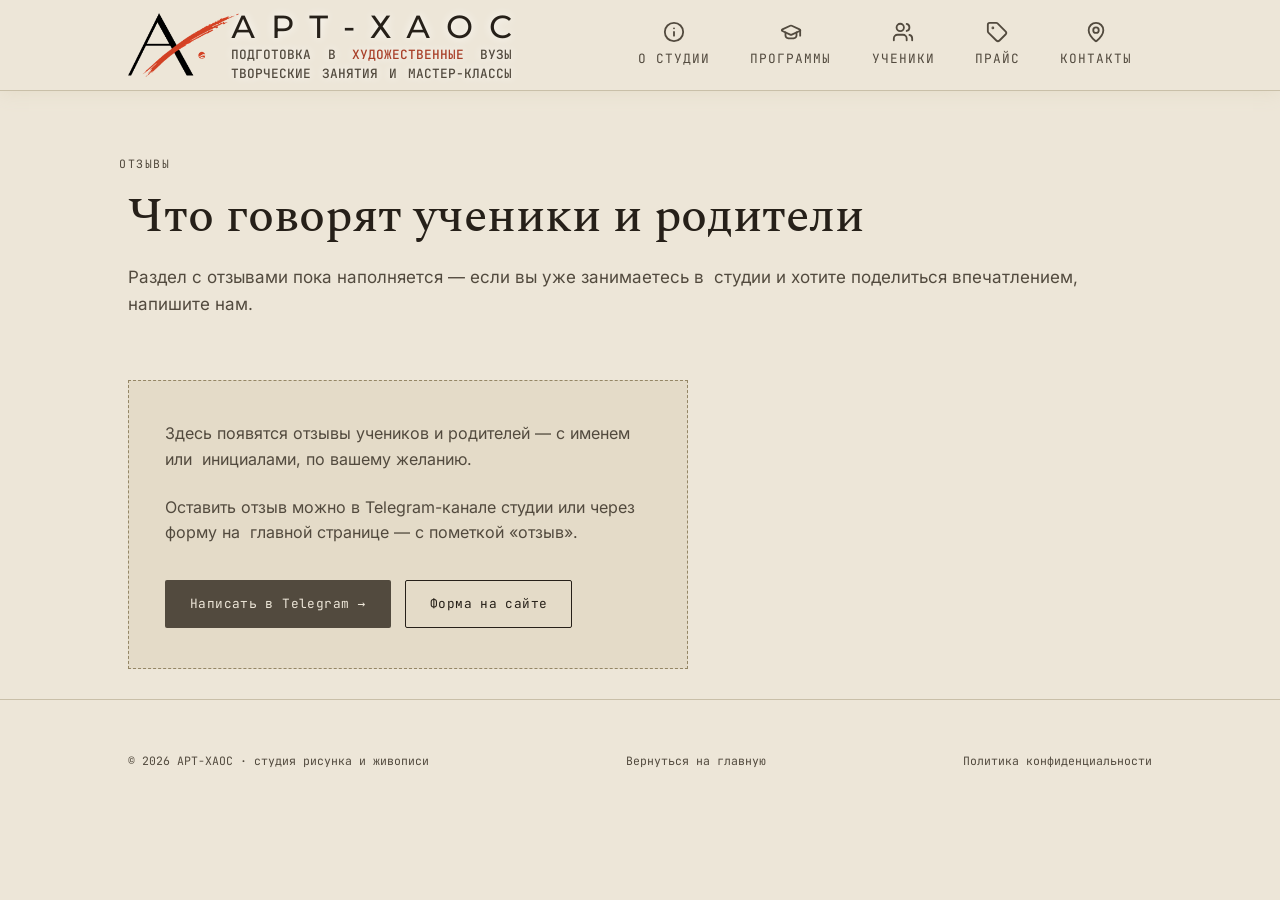
<file: reviews/index.html>
<!doctype html>
<html lang="ru">
  <head>
    <script>document.documentElement.classList.add("is-loading");</script>
    <meta charset="UTF-8" />
    <meta name="viewport" content="width=device-width, initial-scale=1.0" />
    <title>Отзывы — АРТ-ХАОС</title>
    <meta
      name="description"
      content="Отзывы учеников и родителей о студии рисунка и живописи АРТ-ХАОС в Южно-Сахалинске."
    />
    <meta name="robots" content="index, follow" />
    <meta name="author" content="Погорелова Анастасия Сергеевна" />
    <meta name="geo.region" content="RU-SAK" />
    <meta name="geo.placename" content="Южно-Сахалинск" />
    <meta property="og:type" content="website" />
    <meta property="og:site_name" content="АРТ-ХАОС" />
    <meta property="og:title" content="Отзывы — АРТ-ХАОС" />
    <meta
      property="og:description"
      content="Отзывы учеников и родителей о студии рисунка и живописи АРТ-ХАОС."
    />
    <meta property="og:url" content="https://art-xaos.github.io/reviews/" />
    <meta
      property="og:image"
      content="https://art-xaos.github.io/assets/images/og-image.png"
    />
    <meta name="twitter:card" content="summary_large_image" />
    <meta name="twitter:title" content="Отзывы — АРТ-ХАОС" />
    <meta
      name="twitter:description"
      content="Отзывы учеников и родителей о студии рисунка и живописи АРТ-ХАОС."
    />
    <meta
      name="twitter:image"
      content="https://art-xaos.github.io/assets/images/og-image.png"
    />
    <link rel="canonical" href="https://art-xaos.github.io/reviews/" />
    <link rel="icon" href="../assets/images/favicon.ico" sizes="any" />
    <link rel="icon" href="../assets/images/favicon.svg" type="image/svg+xml" />
    <link rel="apple-touch-icon" href="../assets/images/apple-touch-icon.png" />
    <link rel="manifest" href="../assets/images/site.webmanifest" />
    <meta name="theme-color" content="#ede6d8" />
    <link
      rel="preload"
      href="../assets/fonts/inter-cyrillic.woff2"
      as="font"
      type="font/woff2"
      crossorigin
    />
    <link
      rel="preload"
      href="../assets/fonts/spectral-500-cyrillic.woff2"
      as="font"
      type="font/woff2"
      crossorigin
    />
    <link
      rel="preload"
      href="../assets/fonts/spectral-italic-500-cyrillic.woff2"
      as="font"
      type="font/woff2"
      crossorigin
    />
    <link
      rel="preload"
      href="../assets/fonts/jetbrains-mono-cyrillic.woff2"
      as="font"
      type="font/woff2"
      crossorigin
    />
    <link rel="preload" href="../assets/fonts/Montserrat-VariableFont_wght.woff2" as="font" type="font/woff2" crossorigin />
    <link rel="stylesheet" href="../assets/css/styles.css?v=32" />
  </head>
  <body>
    <div class="page-loader" role="status" aria-live="polite">
      <span class="page-loader__mark" aria-hidden="true"></span>
      <span class="page-loader__label">АРТ-ХАОС</span>
      <span class="page-loader__caption">Загружаем студию</span>
    </div>
    <a href="#main-content" class="skip-link">Перейти к содержанию</a>

    <header class="site-header">
      <div class="nav-inner">
        <a href="../" class="logo" aria-label="АРТ-ХАОС — главная">
          <img
            class="logo-mark"
            alt="Логотип АРТ-ХАОС"
            src="../assets/images/logo-mark.png"
          />
          <span class="logo-text"
            ><span class="logo-title">АРТ-ХАОС</span><small>подготовка в <span style="color:var(--red-text)">художественные</span> вузы</small><small>творческие занятия и мастер-классы</small></span
          >
        </a>
        <ul class="tabs" id="tabs">
          <li>
            <a href="../#about">О студии</a>
          </li>
          <li>
            <a href="../#programs">Программы</a>
          </li>
          <li>
            <a href="../#students">Ученики</a>
          </li>
          <li>
            <a href="../#programs">Прайс</a>
          </li>
          <li>
            <a href="../#contact">Контакты</a>
          </li>
        </ul>
      </div>
    </header>

    <main id="main-content">
      <section class="page-hero">
        <div class="wrap">
          <div class="eyebrow">Отзывы</div>
          <h1 class="reveal">Что говорят ученики и родители</h1>
          <p class="page-hero__lede reveal">
            Раздел с отзывами пока наполняется — если вы уже занимаетесь в
            студии и хотите поделиться впечатлением, напишите нам.
          </p>
        </div>
      </section>

      <section class="page-section">
        <div class="wrap">
          <div class="empty-state reveal-group">
            <p>
              Здесь появятся отзывы учеников и родителей — с именем или
              инициалами, по вашему желанию.
            </p>
            <p>
              Оставить отзыв можно в Telegram-канале студии или через форму на
              главной странице — с пометкой «отзыв».
            </p>
            <div class="btn-row">
              <a
                href="https://t.me/ARThaosStudio"
                target="_blank"
                rel="noopener"
                class="btn btn-primary"
                >Написать в Telegram →</a
              >
              <a href="../#contact" class="btn btn-ghost">Форма на сайте</a>
            </div>
          </div>
        </div>
      </section>
    </main>

    <footer class="site-footer">
      <div class="wrap footer-content">
        <span>© 2026 АРТ-ХАОС · студия рисунка и живописи</span>
        <a href="../">Вернуться на главную</a><a href="../privacy/">Политика конфиденциальности</a>
      </div>
    </footer>
    <script src="../assets/js/global.js?v=15"></script>
    <script src="../assets/js/page-index.js?v=12"></script>
  </body>
</html>
</file>
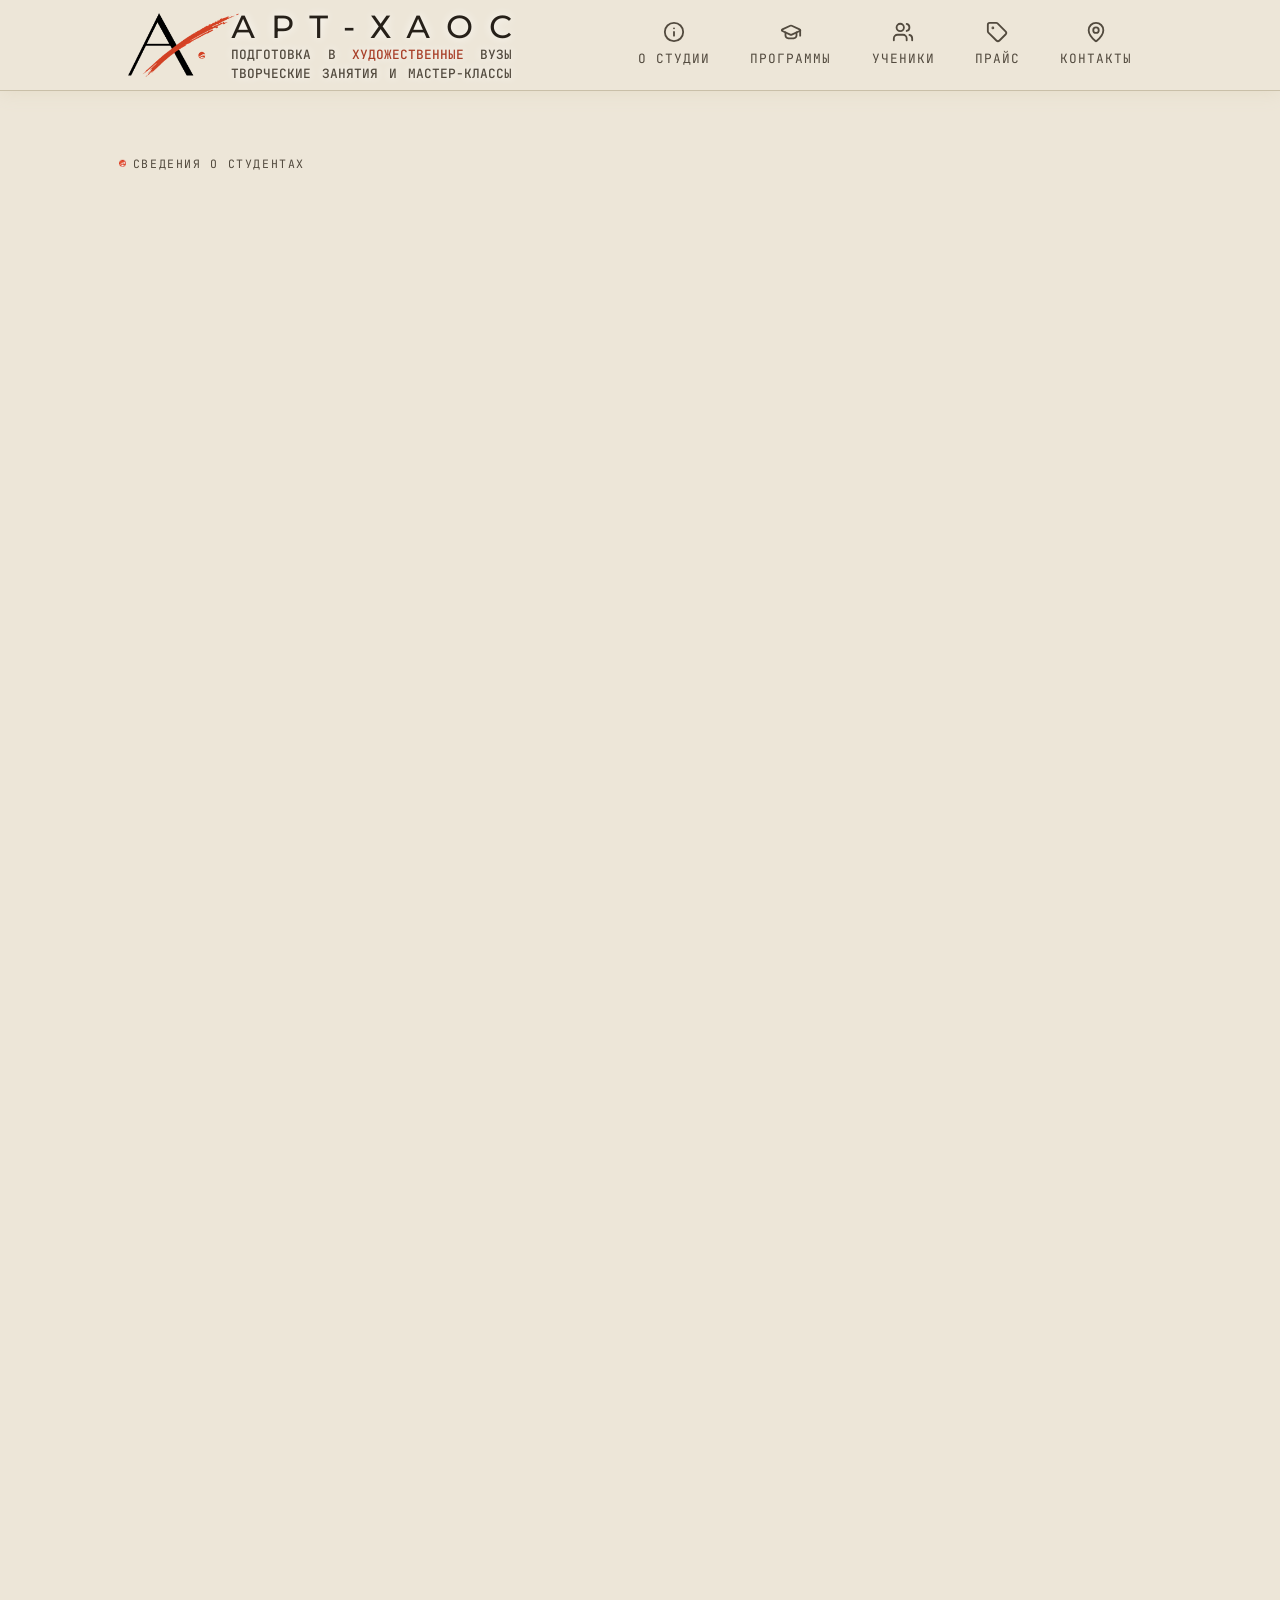
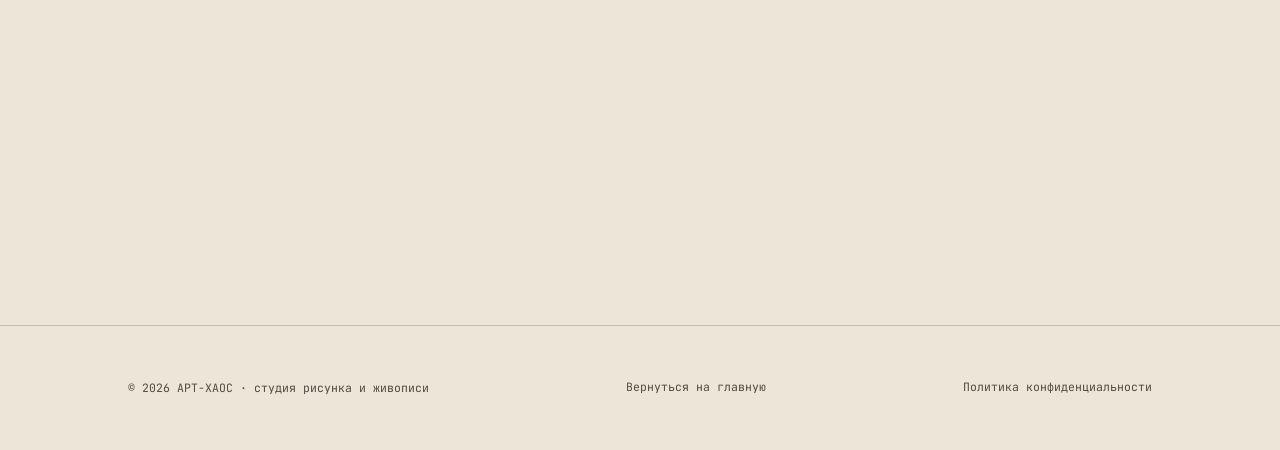
<file: students-info/index.html>
<!doctype html>
<html lang="ru">
  <head>
    <script>document.documentElement.classList.add("is-loading");</script>
    <meta charset="UTF-8" />
    <meta name="viewport" content="width=device-width, initial-scale=1.0" />
    <title>Сведения о поступлениях — АРТ-ХАОС</title>
    <meta
      name="description"
      content="Куда поступают ученики студии АРТ-ХАОС после подготовки к экзаменам в художественные вузы. Данные публикуются без полных имён."
    />
    <meta name="robots" content="index, follow" />
    <meta name="author" content="Погорелова Анастасия Сергеевна" />
    <meta name="geo.region" content="RU-SAK" />
    <meta name="geo.placename" content="Южно-Сахалинск" />
    <meta property="og:type" content="website" />
    <meta property="og:site_name" content="АРТ-ХАОС" />
    <meta property="og:title" content="Сведения о поступлениях — АРТ-ХАОС" />
    <meta
      property="og:description"
      content="Куда поступают ученики студии после подготовки к экзаменам в художественные вузы."
    />
    <meta
      property="og:url"
      content="https://art-xaos.github.io/students-info/"
    />
    <meta
      property="og:image"
      content="https://art-xaos.github.io/assets/images/og-image.png"
    />
    <meta name="twitter:card" content="summary_large_image" />
    <meta name="twitter:title" content="Сведения о поступлениях — АРТ-ХАОС" />
    <meta
      name="twitter:description"
      content="Куда поступают ученики студии после подготовки к экзаменам в художественные вузы."
    />
    <meta
      name="twitter:image"
      content="https://art-xaos.github.io/assets/images/og-image.png"
    />
    <link rel="canonical" href="https://art-xaos.github.io/students-info/" />
    <link rel="icon" href="../assets/images/favicon.ico" sizes="any" />
    <link rel="icon" href="../assets/images/favicon.svg" type="image/svg+xml" />
    <link rel="apple-touch-icon" href="../assets/images/apple-touch-icon.png" />
    <link rel="manifest" href="../assets/images/site.webmanifest" />
    <meta name="theme-color" content="#ede6d8" />
    <link
      rel="preload"
      href="../assets/fonts/inter-cyrillic.woff2"
      as="font"
      type="font/woff2"
      crossorigin
    />
    <link
      rel="preload"
      href="../assets/fonts/spectral-500-cyrillic.woff2"
      as="font"
      type="font/woff2"
      crossorigin
    />
    <link
      rel="preload"
      href="../assets/fonts/spectral-italic-500-cyrillic.woff2"
      as="font"
      type="font/woff2"
      crossorigin
    />
    <link
      rel="preload"
      href="../assets/fonts/jetbrains-mono-cyrillic.woff2"
      as="font"
      type="font/woff2"
      crossorigin
    />
    <link rel="preload" href="../assets/fonts/Montserrat-VariableFont_wght.woff2" as="font" type="font/woff2" crossorigin />
    <link rel="stylesheet" href="../assets/css/styles.css?v=32" />
  </head>
  <body>
    <div class="page-loader" role="status" aria-live="polite">
      <span class="page-loader__mark" aria-hidden="true"></span>
      <span class="page-loader__label">АРТ-ХАОС</span>
      <span class="page-loader__caption">Загружаем студию</span>
    </div>
    <a href="#main-content" class="skip-link">Перейти к содержанию</a>

    <header class="site-header">
      <div class="nav-inner">
        <a href="../" class="logo" aria-label="АРТ-ХАОС — главная">
          <img
            class="logo-mark"
            alt="Логотип АРТ-ХАОС"
            src="../assets/images/logo-mark.png"
          />
          <span class="logo-text"
            ><span class="logo-title">АРТ-ХАОС</span
            ><small
              >подготовка в
              <span style="color: var(--red-text)">художественные</span>
              вузы</small
            ><small>творческие занятия и мастер-классы</small></span
          >
        </a>
        <ul class="tabs" id="tabs">
          <li>
            <a href="../#about">О студии</a>
          </li>
          <li>
            <a href="../#programs">Программы</a>
          </li>
          <li>
            <a href="../#students">Ученики</a>
          </li>
          <li>
            <a href="../#programs">Прайс</a>
          </li>
          <li>
            <a href="../#contact">Контакты</a>
          </li>
        </ul>
      </div>
    </header>

    <main id="main-content">
      <section class="page-hero">
        <div class="wrap">
          <div class="eyebrow">
            <img
              src="../assets/images/favicon-32x32.png"
              class="logo-dot"
              alt=""
            />Сведения о студентах
          </div>
          <h1 class="reveal">Куда поступают ученики</h1>
          <p class="page-hero__lede reveal">
            Раздел о результатах программы «Подготовка в вузы» — без полных
            имён: большинство учеников студии несовершеннолетние, и мы публикуем
            результаты только с их инициалами.
          </p>
        </div>
      </section>

      <section class="page-section">
        <div class="wrap">
          <div class="proof-table-wrap reveal">
            <table class="proof-table">
              <thead>
                <tr>
                  <th scope="col">
                    <button type="button" data-sort="0" aria-pressed="false">
                      Город
                    </button>
                  </th>
                  <th scope="col">
                    <button type="button" data-sort="1" aria-pressed="false">
                      Учебное заведение
                    </button>
                  </th>
                  <th scope="col">
                    <button type="button" data-sort="2" aria-pressed="false">
                      Направление
                    </button>
                  </th>
                  <th scope="col">
                    <button type="button" data-sort="3" aria-pressed="false">
                      Экзамены
                    </button>
                  </th>
                  <th scope="col">
                    <button type="button" data-sort="4" aria-pressed="false">
                      Форма обучения
                    </button>
                  </th>
                  <th scope="col" aria-sort="descending">
                    <button
                      type="button"
                      data-sort="5"
                      data-direction="descending"
                      aria-pressed="true"
                    >
                      Год поступления
                    </button>
                  </th>
                </tr>
              </thead>
              <tbody>
                <tr>
                  <td class="dim">Благовещенск</td>
                  <td class="dim">
                    Благовещенский государственный педагогический университет
                    (БГПУ)
                  </td>
                  <td class="dim">
                    <p>«Изобразительное искусство, Дизайн»</p>
                    <p>«Веб технология и компьютерная графика. Технология»</p>
                  </td>
                  <td class="dim">
                    <p>Рисунок</p>
                    <p>Русский язык</p>
                    <p>Обществознание</p>
                    <p>Основы технического творчества (макет, коробочка)</p>
                  </td>
                  <td class="dim">Бюджет</td>
                  <td class="dim">2026 г.</td>
                </tr>

                <tr>
                  <td class="dim">
                    <p>Владивосток</p>
                    <p>Хабаровск</p>
                  </td>
                  <td class="dim">
                    <p>
                      Федеральное государственное автономное образовательное
                      учреждение высшего образования «Дальневосточный
                      федеральный университет»
                    </p>
                    <p>
                      Федеральное государственное бюджетное образовательное
                      учреждение высшего образования «Тихоокеанский
                      государственный университет имени М. П. Даниловского»
                    </p>
                  </td>
                  <td class="dim">
                    <p>«Архитектурное проектирование»</p>
                    <p>«Архитектурное проектирование»</p>
                  </td>
                  <td class="dim">
                    <p>Рисунок</p>
                    <p>Врезка</p>
                    <p>Композиция</p>
                    <p>Черчение</p>
                    <p>Русский язык</p>
                    <p>Математика</p>
                    <p>Рисунок</p>
                  </td>
                  <td class="dim">Бюджет</td>
                  <td class="dim">2026 г.</td>
                </tr>

                <tr>
                  <td class="dim">
                    <p>Владивосток</p>
                    <p>Санкт-Петербург</p>
                  </td>
                  <td class="dim">—</td>
                  <td class="dim">—</td>
                  <td class="dim">
                    <p>Русский язык</p>
                    <p>Литература</p>
                  </td>
                  <td class="dim">Бюджет</td>
                  <td class="dim">2025 г.</td>
                </tr>

                <tr>
                  <td class="dim">
                    <p>Томск</p>
                    <p>Хабаровск</p>
                  </td>
                  <td class="dim">
                    <p>
                      Федеральное государственное бюджетное образовательное
                      учреждение высшего образования «Томский
                      архитектурно-строительный университет» (ТГАСУ)
                    </p>
                    <p>
                      Федеральное государственное бюджетное образовательное
                      учреждение высшего образования «Тихоокеанский
                      государственный университет» (ФГБОУ ВО «ТОГУ»)
                    </p>
                  </td>
                  <td class="dim">
                    <p>—</p>
                    <p>—</p>
                  </td>
                  <td class="dim">
                    <p>Голова, рисунок А3</p>
                    <p>Врезка, композиция А3</p>
                    <p>Математика</p>
                    <p>Русский язык</p>
                    <p>Литература</p>
                    <p>Голова, геометрические тела на плоскости А3</p>
                  </td>
                  <td class="dim">Бюджет</td>
                  <td class="dim">2025 г.</td>
                </tr>

                <tr>
                  <td class="dim">Южно-Сахалинск</td>
                  <td class="dim">
                    Государственное бюджетное профессиональное образовательное
                    учреждение «Сахалинский колледж искусств» (СКИ)
                  </td>
                  <td class="dim">«Дизайн по отраслям»</td>
                  <td class="dim">
                    <p>Рисунок</p>
                    <p>Живопись</p>
                    <p>Композиция</p>
                  </td>
                  <td class="dim">Договор</td>
                  <td class="dim">2025 г.</td>
                </tr>

                <tr>
                  <td class="dim">Южно-Сахалинск</td>
                  <td class="dim">
                    Государственное бюджетное профессиональное образовательное
                    учреждение «Сахалинский колледж искусств» (СКИ)
                  </td>
                  <td class="dim">«Дизайн по отраслям»</td>
                  <td class="dim">
                    <p>Рисунок</p>
                    <p>Живопись</p>
                    <p>Композиция</p>
                  </td>
                  <td class="dim">Договор</td>
                  <td class="dim">2025 г.</td>
                </tr>

                <tr>
                  <td class="dim">Южно-Сахалинск</td>
                  <td class="dim">
                    Государственное бюджетное профессиональное образовательное
                    учреждение «Сахалинский колледж искусств» (СКИ)
                  </td>
                  <td class="dim">«Дизайн по отраслям»</td>
                  <td class="dim">
                    <p>Рисунок</p>
                    <p>Живопись</p>
                    <p>Композиция</p>
                  </td>
                  <td class="dim">Договор</td>
                  <td class="dim">2025 г.</td>
                </tr>

                <tr>
                  <td class="dim">Хабаровск</td>
                  <td class="dim">
                    Федеральное государственное бюджетное образовательное
                    учреждение высшего образования «Тихоокеанский
                    государственный университет» (ФГБОУ ВО «ТОГУ»)
                  </td>
                  <td class="dim">«Дизайн архитектурной среды»</td>
                  <td class="dim">
                    <p>Голова</p>
                    <p>Геометрические тела на плоскости</p>
                    <p>Математика</p>
                    <p>Русский язык</p>
                  </td>
                  <td class="dim">Бюджет</td>
                  <td class="dim">2024 г.</td>
                </tr>

                <tr>
                  <td class="dim">Южно-Сахалинск</td>
                  <td class="dim">
                    Государственное бюджетное профессиональное образовательное
                    учреждение «Сахалинский колледж искусств» (СКИ)
                  </td>
                  <td class="dim">«Дизайн по отраслям»</td>
                  <td class="dim">
                    <p>Рисунок</p>
                    <p>Живопись</p>
                    <p>Композиция</p>
                  </td>
                  <td class="dim">Договор</td>
                  <td class="dim">2024 г.</td>
                </tr>

                <tr>
                  <td class="dim">Москва</td>
                  <td class="dim">
                    Автономная некоммерческая организация высшего образования
                    «Институт Бизнеса и Дизайна»
                  </td>
                  <td class="dim">«Дизайн костюма»</td>
                  <td class="dim">
                    <p>Портфолио: живопись / рисунок</p>
                    <p>Эскиз костюма по теме</p>
                    <p>Русский язык</p>
                    <p>Литература</p>
                  </td>
                  <td class="dim">Договор</td>
                  <td class="dim">2024 г.</td>
                </tr>

                <tr>
                  <td class="dim">Китай, Шанхай</td>
                  <td class="dim">
                    Шанхайский университет (Shanghai University; 上海大学)
                  </td>
                  <td class="dim">
                    «Дизайн визуальных коммуникаций» (Visual Communication
                    Design; 视觉传达设计)
                  </td>
                  <td class="dim">
                    <p>Русский язык</p>
                    <p>Литература</p>
                    <p>Аттестат</p>
                    <p>Портфолио</p>
                    <p>Языковой экзамен</p>
                  </td>
                  <td class="dim">Договор</td>
                  <td class="dim">2024 г.</td>
                </tr>

                <tr>
                  <td class="dim">Москва</td>
                  <td class="dim">
                    Федеральное государственное бюджетное образовательное
                    учреждение высшего образования «Российский государственный
                    университет им. А. Н. Косыгина (Технологии. Дизайн.
                    Искусство)» (РГУ им. А. Н. Косыгина)
                  </td>
                  <td class="dim">«Дизайн среды»</td>
                  <td class="dim">
                    <p>Русский язык</p>
                    <p>Литература</p>
                    <p>Рисунок головы</p>
                    <p>Композиция (ч/б геометрия, абстракция цвет)</p>
                  </td>
                  <td class="dim">Договор</td>
                  <td class="dim">2023 г.</td>
                </tr>

                <tr>
                  <td class="dim">Томск</td>
                  <td class="dim">
                    Федеральное государственное бюджетное образовательное
                    учреждение высшего образования «Томский
                    архитектурно-строительный университет» (ТГАСУ)
                  </td>
                  <td class="dim">
                    <p>Архитектурный факультет</p>
                    <p>
                      Кафедра реконструкции и реставрации архитектурного
                      наследия
                    </p>
                  </td>
                  <td class="dim">
                    <p>Математика (проф.)</p>
                    <p>Русский язык</p>
                    <p>Голова, рисунок А3</p>
                    <p>Врезка, композиция А3</p>
                  </td>
                  <td class="dim">Бюджет</td>
                  <td class="dim">2023 г.</td>
                </tr>

                <tr>
                  <td class="dim">Санкт-Петербург</td>
                  <td class="dim">
                    (КТМУ СПб ГУПТД) Колледж технологии, моделирования и
                    управления Санкт-Петербургского государственного
                    университета промышленных технологий и дизайна
                  </td>
                  <td class="dim">«Дизайн пространственной среды»</td>
                  <td class="dim">
                    <p>2 рисунка: натюрморт</p>
                    <p>2 композиции: геометрия, ч/б</p>
                    <p>Аттестат</p>
                    <p>Русский язык</p>
                    <p>Обществознание</p>
                    <p>Литература</p>
                  </td>
                  <td class="dim">Бюджет</td>
                  <td class="dim">2023 г.</td>
                </tr>

                <tr>
                  <td class="dim">Красноярск</td>
                  <td class="dim">
                    (КГБ ПОУ) Краевое государственное бюджетное профессиональное
                    образовательное учреждение «Красноярское художественное
                    училище (техникум) им. В. И. Сурикова»
                  </td>
                  <td class="dim">
                    <p>«Дизайн (по отраслям)»</p>
                  </td>
                  <td class="dim">
                    <p>Рисунок</p>
                    <p>Живопись</p>
                    <p>Композиция</p>
                  </td>
                  <td class="dim">Бюджет</td>
                  <td class="dim">2022 г.</td>
                </tr>
              </tbody>
            </table>
          </div>

          <!-- <div class="empty-state">
            <p>
              Раздел в работе: данные о поступлениях публикуются только после
              согласия ученика и его представителей, поэтому таблица заполняется
              постепенно.
            </p>
            <p>
              А пока с реальными именами и дипломами можно ознакомиться в
              разделе «Достижения учеников» на главной странице — там
              представлены конкурсные работы с фотографиями наград.
            </p>
          </div> -->
          <a
            href="../#students"
            class="btn btn-ghost proof-cta no-magnetic reveal"
            >Смотреть достижения учеников →</a
          >
        </div>
      </section>
    </main>

    <footer class="site-footer">
      <div class="wrap footer-content">
        <span>© 2026 АРТ-ХАОС · студия рисунка и живописи</span>
        <a href="../">Вернуться на главную</a
        ><a href="../privacy/">Политика конфиденциальности</a>
      </div>
    </footer>
    <script src="../assets/js/global.js?v=15"></script>
    <script src="../assets/js/page-index.js?v=12"></script>
    <script src="../assets/js/table-sort.js?v=1"></script>
  </body>
</html>
</file>
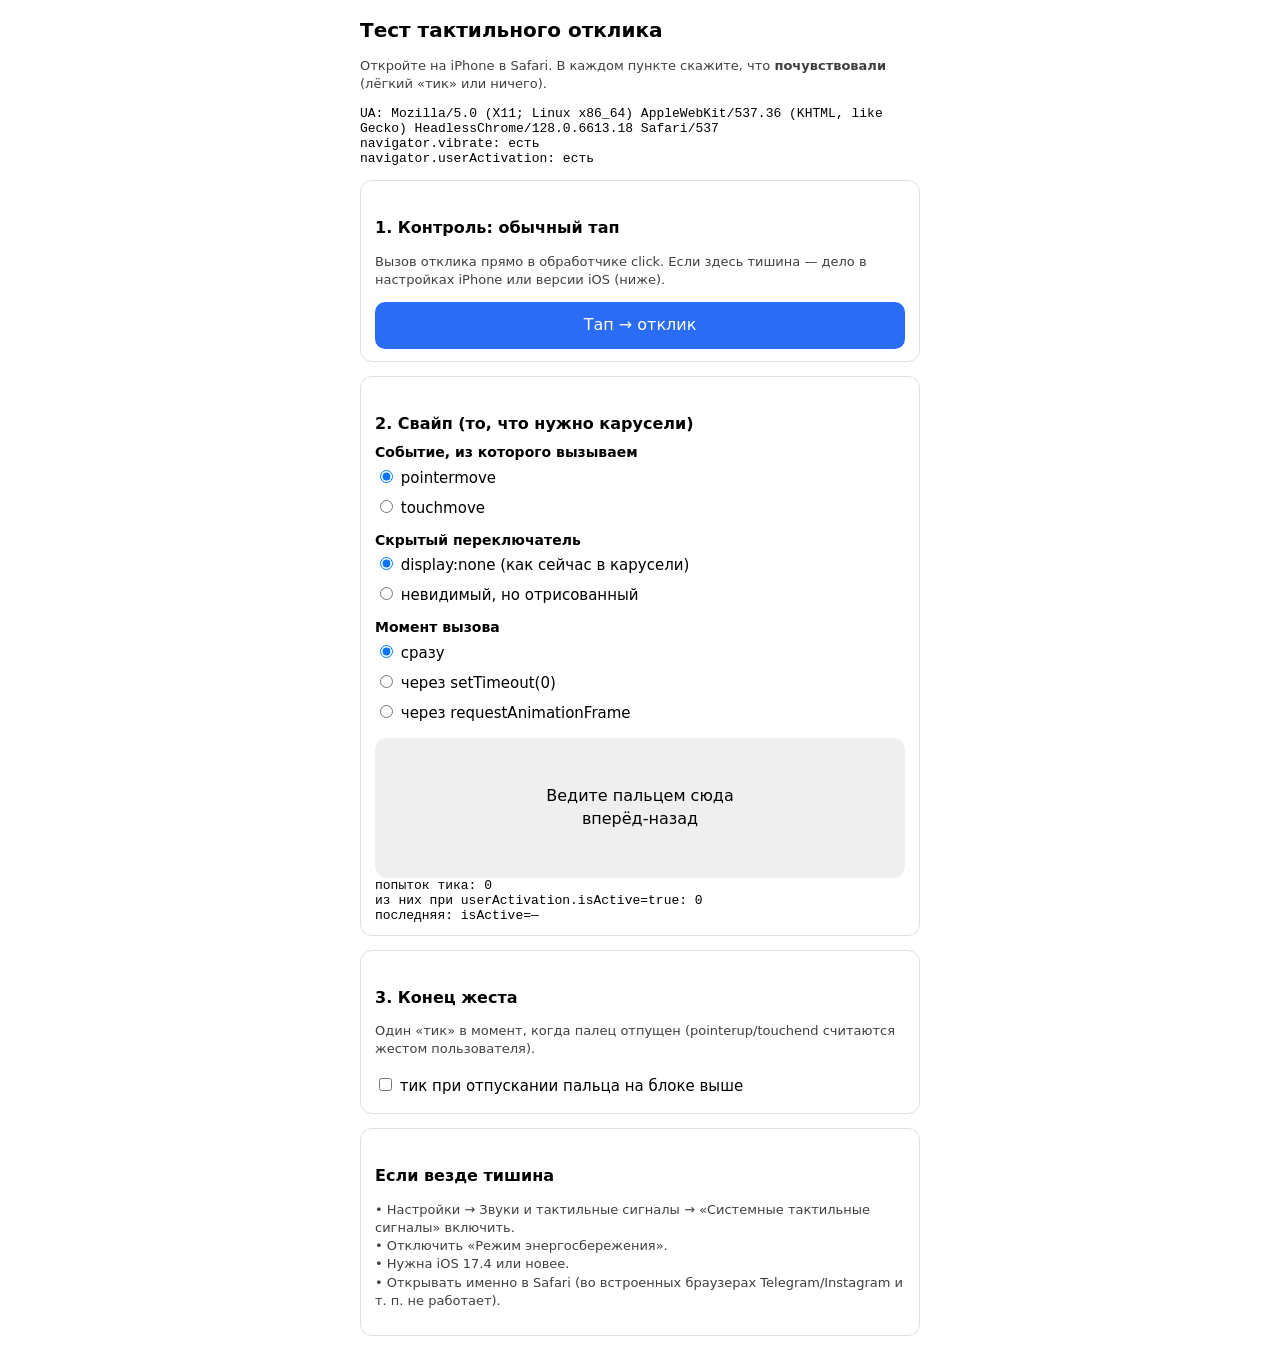
<file: haptic-test.html>
<!doctype html>
<html lang="ru">
<head>
<meta charset="utf-8">
<meta name="viewport" content="width=device-width, initial-scale=1, viewport-fit=cover">
<title>Тест тактильного отклика</title>
<style>
  :root { color-scheme: light dark; font-family: -apple-system, system-ui, sans-serif; }
  body { margin: 0; padding: 16px; max-width: 560px; margin-inline: auto; line-height: 1.4; }
  h1 { font-size: 20px; margin: 0 0 8px; }
  h2 { font-size: 16px; margin: 24px 0 8px; }
  section { border: 1px solid #8884; border-radius: 12px; padding: 12px 14px; margin-top: 14px; }
  button { font: inherit; padding: 12px 16px; border-radius: 10px; border: 0; background: #2a6df4; color: #fff; width: 100%; }
  fieldset { border: 0; padding: 0; margin: 8px 0; }
  legend { font-weight: 600; font-size: 14px; padding: 0; }
  label.opt { display: block; padding: 4px 0; font-size: 15px; }
  #pad { margin-top: 10px; height: 140px; border-radius: 12px; background: #8882; display: grid; place-items: center;
         text-align: center; touch-action: none; user-select: none; -webkit-user-select: none; -webkit-touch-callout: none; }
  #stats, #env { font: 13px ui-monospace, Menlo, monospace; white-space: pre-wrap; }
  .hint { font-size: 13px; opacity: .75; }
</style>
</head>
<body>
<h1>Тест тактильного отклика</h1>
<p class="hint">Откройте на iPhone в Safari. В каждом пункте скажите, что <b>почувствовали</b> (лёгкий «тик» или ничего).</p>
<div id="env"></div>

<section>
  <h2>1. Контроль: обычный тап</h2>
  <p class="hint">Вызов отклика прямо в обработчике click. Если здесь тишина — дело в настройках iPhone или версии iOS (ниже).</p>
  <button id="tap">Тап → отклик</button>
</section>

<section>
  <h2>2. Свайп (то, что нужно карусели)</h2>
  <fieldset>
    <legend>Событие, из которого вызываем</legend>
    <label class="opt"><input type="radio" name="ev" value="pointermove" checked> pointermove</label>
    <label class="opt"><input type="radio" name="ev" value="touchmove"> touchmove</label>
  </fieldset>
  <fieldset>
    <legend>Скрытый переключатель</legend>
    <label class="opt"><input type="radio" name="mode" value="none" checked> display:none (как сейчас в карусели)</label>
    <label class="opt"><input type="radio" name="mode" value="rendered"> невидимый, но отрисованный</label>
  </fieldset>
  <fieldset>
    <legend>Момент вызова</legend>
    <label class="opt"><input type="radio" name="when" value="now" checked> сразу</label>
    <label class="opt"><input type="radio" name="when" value="timeout"> через setTimeout(0)</label>
    <label class="opt"><input type="radio" name="when" value="raf"> через requestAnimationFrame</label>
  </fieldset>
  <div id="pad">Ведите пальцем сюда<br>вперёд-назад</div>
  <div id="stats"></div>
</section>

<section>
  <h2>3. Конец жеста</h2>
  <p class="hint">Один «тик» в момент, когда палец отпущен (pointerup/touchend считаются жестом пользователя).</p>
  <label class="opt"><input type="checkbox" id="onEnd"> тик при отпускании пальца на блоке выше</label>
</section>

<section>
  <h2>Если везде тишина</h2>
  <p class="hint">
    • Настройки → Звуки и тактильные сигналы → «Системные тактильные сигналы» включить.<br>
    • Отключить «Режим энергосбережения».<br>
    • Нужна iOS 17.4 или новее.<br>
    • Открывать именно в Safari (во встроенных браузерах Telegram/Instagram и т. п. не работает).
  </p>
</section>

<script>
(() => {
  const $ = (s) => document.querySelector(s);
  const val = (name) => document.querySelector(`input[name=${name}]:checked`).value;

  // ---- окружение ----
  $("#env").textContent =
    "UA: " + navigator.userAgent.replace(/\s+/g, " ").slice(0, 110) + "\n" +
    "navigator.vibrate: " + (typeof navigator.vibrate === "function" ? "есть" : "НЕТ") + "\n" +
    "navigator.userActivation: " + (navigator.userActivation ? "есть" : "нет");

  // ---- скрытый переключатель ----
  let label = null;
  function buildSwitch(mode) {
    if (label) label.remove();
    label = document.createElement("label");
    label.setAttribute("aria-hidden", "true");
    if (mode === "none") label.style.display = "none";
    else label.style.cssText = "position:fixed;left:0;top:0;width:1px;height:1px;opacity:0;pointer-events:none;overflow:hidden";
    const input = document.createElement("input");
    input.type = "checkbox";
    input.setAttribute("switch", "");
    label.appendChild(input);
    document.body.appendChild(label);
  }
  buildSwitch("none");
  document.querySelectorAll("input[name=mode]").forEach((r) => r.addEventListener("change", () => buildSwitch(val("mode"))));

  const tick = () => { if (label) label.click(); };

  // ---- 1. тап ----
  $("#tap").addEventListener("click", () => tick());

  // ---- 2. свайп ----
  let attempts = 0, activeAttempts = 0, lastAt = 0, lastActive = "—";
  const stats = $("#stats");
  const render = () => {
    stats.textContent =
      "попыток тика: " + attempts + "\n" +
      "из них при userActivation.isActive=true: " + activeAttempts + "\n" +
      "последняя: isActive=" + lastActive;
  };
  render();

  function attempt(kind) {
    if (val("ev") !== kind) return;
    const now = performance.now();
    if (now - lastAt < 150) return;          // не чаще раза в 150 мс
    lastAt = now;

    const fire = () => {
      const active = navigator.userActivation ? navigator.userActivation.isActive : "n/a";
      lastActive = String(active);
      attempts++;
      if (active === true) activeAttempts++;
      tick();
      render();
    };
    const when = val("when");
    if (when === "now") fire();
    else if (when === "timeout") setTimeout(fire, 0);
    else requestAnimationFrame(fire);
  }

  const pad = $("#pad");
  pad.addEventListener("pointermove", () => attempt("pointermove"));
  pad.addEventListener("touchmove", () => attempt("touchmove"), { passive: true });

  // ---- 3. конец жеста ----
  const end = () => { if ($("#onEnd").checked) tick(); };
  pad.addEventListener("pointerup", end);
  pad.addEventListener("touchend", end);
})();
</script>
</body>
</html>
</file>
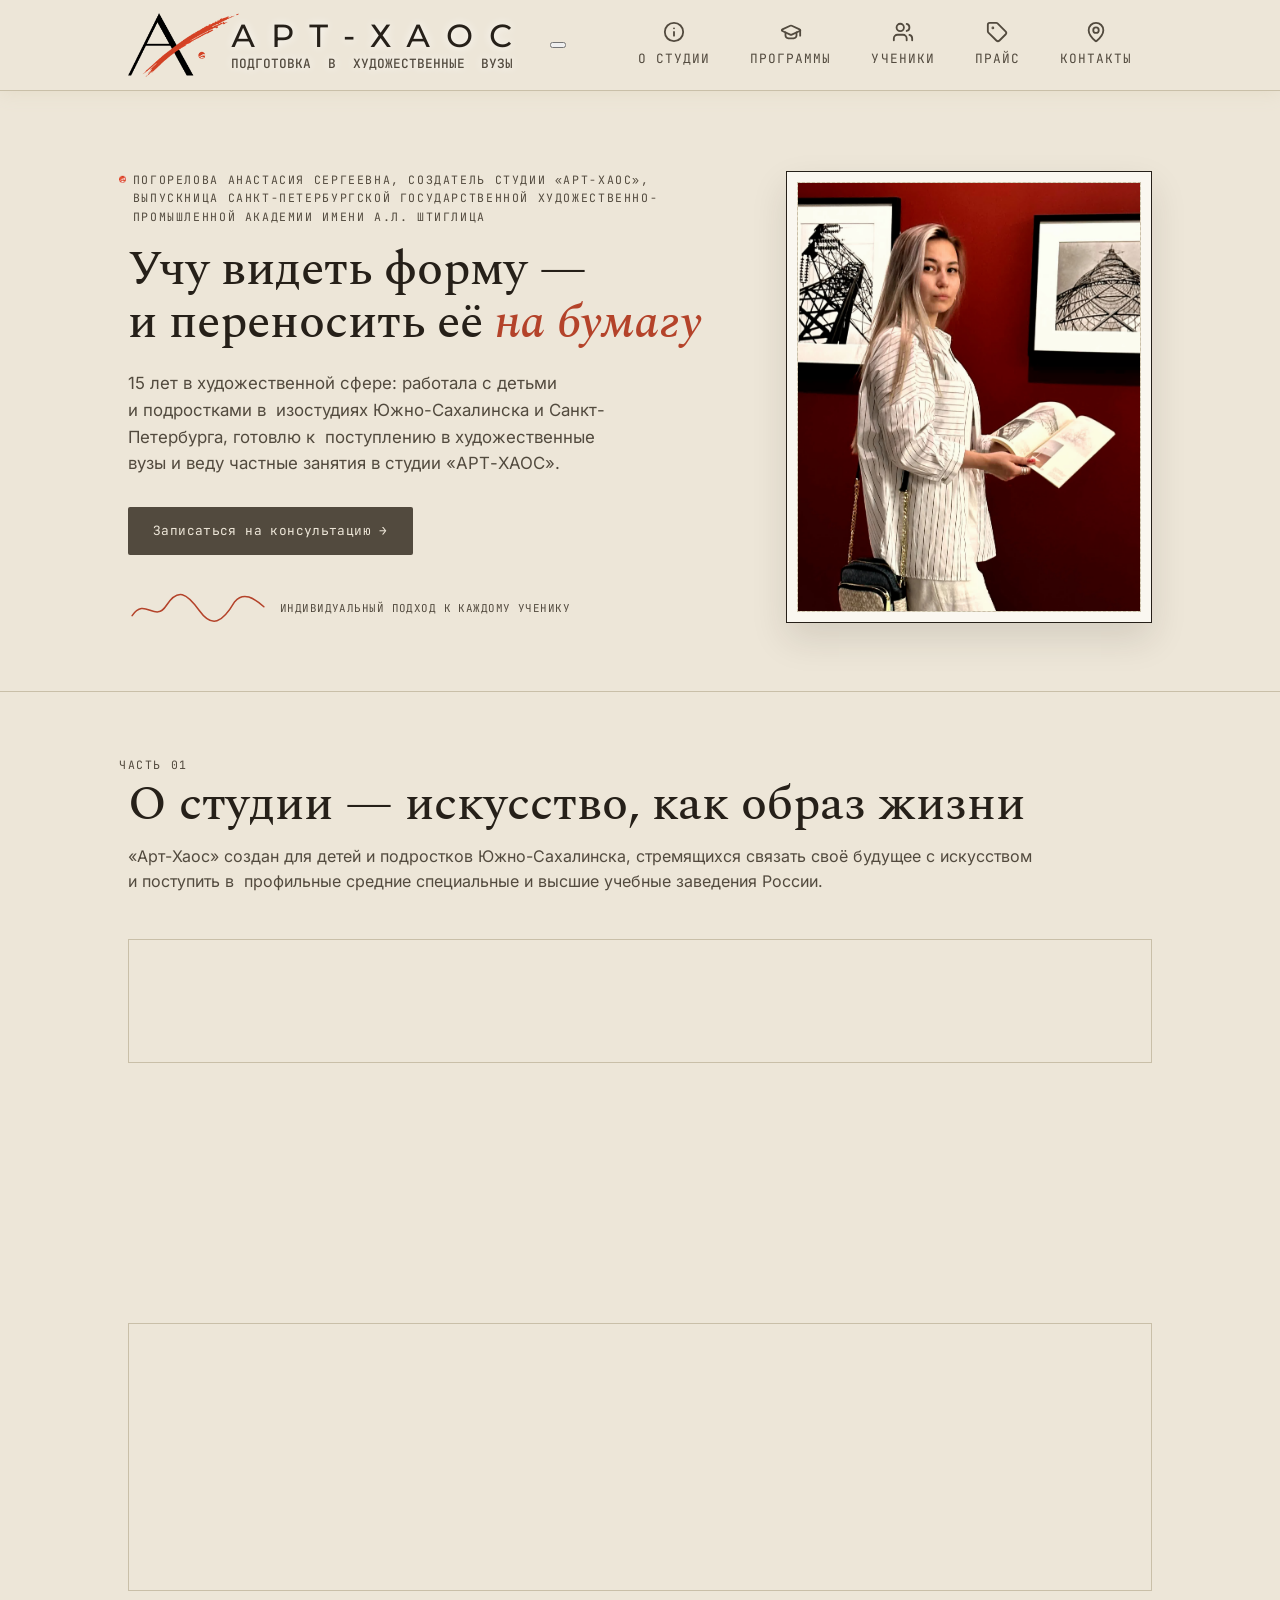
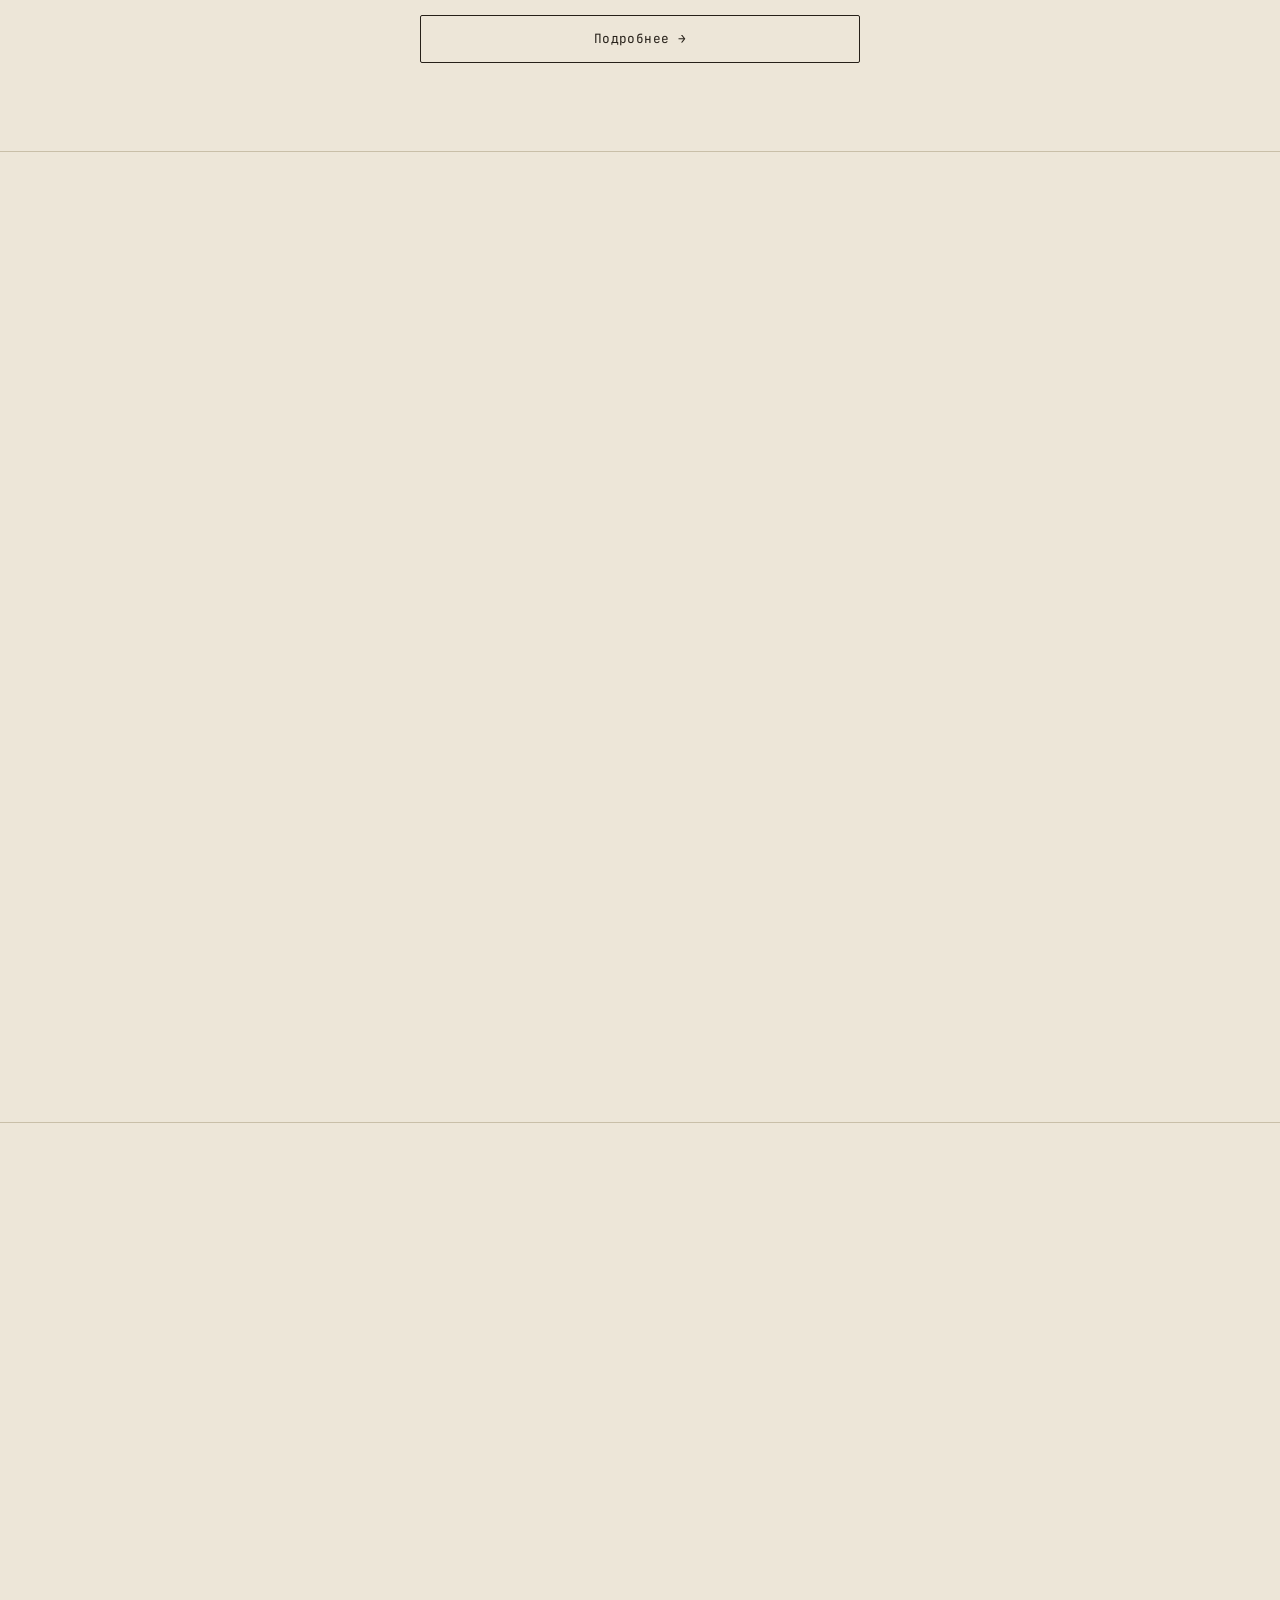
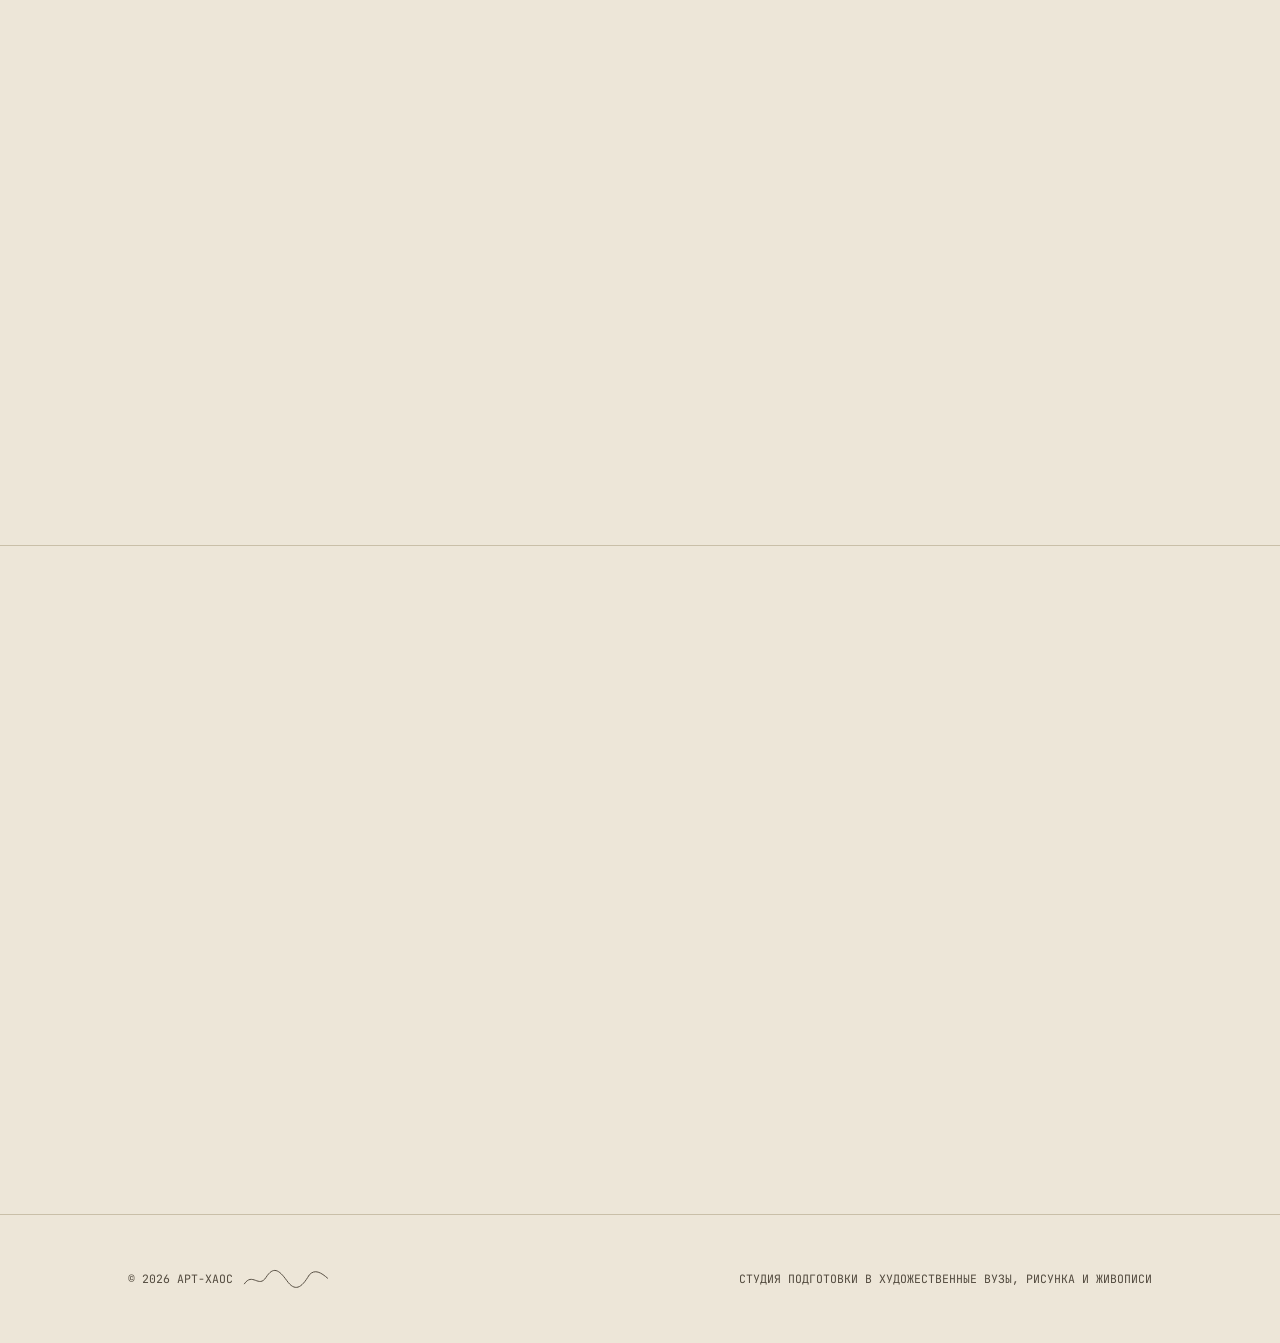
<file: test.html>
<!doctype html>
<html lang="ru">
  <head>
    <meta charset="UTF-8" />
    <meta name="viewport" content="width=device-width, initial-scale=1.0" />
    <title>АРТ-ХАОС — студия рисунка и живописи в Южно-Сахалинске</title>
    <meta
      name="description"
      content="Студия АРТ-ХАОС в Южно-Сахалинске: индивидуальные и групповые занятия рисунком, живописью и композицией. Подготовка к поступлению в художественные вузы, развивающие программы для детей и взрослых."
    />
    <meta name="robots" content="index, follow" />

    <meta
      name="google-site-verification"
      content="ucUJDMa3NqJ14XbPvTFCC5n2V8BBdkhprhs1ZfIjD64"
    />
    <meta name="yandex-verification" content="2a9662efda7031be" />

    <meta name="author" content="Погорелова Анастасия Сергеевна" />
    <meta name="theme-color" content="#EDE6D8" />
    <link rel="canonical" href="https://art-xaos.github.io/" />

    <meta property="og:type" content="website" />
    <meta property="og:site_name" content="АРТ-ХАОС" />
    <meta
      property="og:title"
      content="АРТ-ХАОС — студия рисунка и живописи в Южно-Сахалинске"
    />
    <meta
      property="og:description"
      content="Индивидуальные и групповые занятия рисунком, живописью и композицией. Подготовка к поступлению в художественные вузы."
    />
    <meta
      property="og:image"
      content="https://art-xaos.github.io/assets/images/og-image.png"
    />
    <meta
      property="og:image:alt"
      content="Студия рисунка и живописи АРТ-ХАОС в Южно-Сахалинске"
    />
    <meta property="og:image:width" content="1200" />
    <meta property="og:image:height" content="630" />
    <meta property="og:locale" content="ru_RU" />
    <meta property="og:url" content="https://art-xaos.github.io/" />
    <meta name="twitter:card" content="summary_large_image" />
    <meta
      name="twitter:title"
      content="АРТ-ХАОС — студия рисунка и живописи в Южно-Сахалинске"
    />
    <meta
      name="twitter:description"
      content="Индивидуальные и групповые занятия рисунком, живописью и композицией. Подготовка к поступлению в художественные вузы."
    />
    <meta
      name="twitter:image"
      content="https://art-xaos.github.io/assets/images/og-image.png"
    />
    <meta
      name="twitter:image:alt"
      content="Студия рисунка и живописи АРТ-ХАОС в Южно-Сахалинске"
    />

    <link rel="icon" href="assets/images/favicon.ico" type="image/svg+xml" />
    <link rel="alternate icon" href="assets/images/favicon.ico" />
    <link rel="apple-touch-icon" href="assets/images/apple-touch-icon.png" />

    <script type="application/ld+json">
      {
        "@context": "https://schema.org",
        "@graph": [
          {
            "@type": "WebSite",
            "@id": "https://art-xaos.github.io/#website",
            "url": "https://art-xaos.github.io/",
            "name": "АРТ-ХАОС",
            "inLanguage": "ru-RU",
            "description": "Студия рисунка и живописи в Южно-Сахалинске."
          },
          {
            "@type": "LocalBusiness",
            "@id": "https://art-xaos.github.io/#studio",
            "name": "АРТ-ХАОС",
            "image": "https://art-xaos.github.io/assets/images/og-image.png",
            "description": "Студия рисунка и живописи. Индивидуальные и групповые занятия рисунком, живописью и композицией, подготовка к поступлению в художественные вузы.",
            "url": "https://art-xaos.github.io/",
            "telephone": "+7-900-430-32-65",
            "email": "art.xaos.studio@gmail.com",
            "priceRange": "1000-5000 RUB",
            "address": {
              "@type": "PostalAddress",
              "streetAddress": "проспект Мира, 65, к1",
              "addressLocality": "Южно-Сахалинск",
              "addressRegion": "Сахалинская область",
              "addressCountry": "RU"
            },
            "openingHoursSpecification": {
              "@type": "OpeningHoursSpecification",
              "dayOfWeek": [
                "Monday",
                "Tuesday",
                "Wednesday",
                "Thursday",
                "Friday",
                "Saturday"
              ],
              "opens": "10:00",
              "closes": "20:00"
            },
            "sameAs": ["https://t.me/ARThaosStudio"],
            "founder": { "@id": "https://art-xaos.github.io/about/#person" }
          },
          {
            "@type": "Person",
            "@id": "https://art-xaos.github.io/about/#person",
            "name": "Погорелова Анастасия Сергеевна",
            "jobTitle": "Преподаватель рисунка и живописи",
            "url": "https://art-xaos.github.io/about/",
            "email": "art.xaos.studio@gmail.com",
            "telephone": "+7-900-430-32-65",
            "worksFor": { "@id": "https://art-xaos.github.io/#studio" }
          }
        ]
      }
    </script>

    <link rel="preconnect" href="https://fonts.googleapis.com" />
    <link rel="preconnect" href="https://fonts.gstatic.com" crossorigin />
    <link
      href="https://fonts.googleapis.com/css2?family=Spectral:ital,wght@0,300;0,500;0,600;1,500&family=Inter:wght@400;500;600;700&family=JetBrains+Mono:wght@400;500&display=swap"
      rel="stylesheet"
    />
    <link rel="stylesheet" href="assets/css/styles.css?v=1" />
  </head>
  <body>
    <a href="#main-content" class="skip-link">Перейти к содержанию</a>

    <header class="site-header">
      <div class="nav-inner">
        <a href="#top" class="logo">
          <img
            class="logo-mark"
            alt="Логотип АРТ-ХАОС"
            src="assets/images/logo-mark.png"
          />
          <span class="logo-text"
            >АРТ-ХАОС<small>подготовка в художественные вузы</small></span
          >
        </a>
        <button
          class="burger"
          id="burger"
          aria-label="Меню"
          aria-expanded="false"
          aria-controls="tabs"
        >
          <span></span><span></span><span></span>
        </button>
        <ul class="tabs" id="tabs">
          <li>
            <a href="#about">О студии</a>
          </li>
          <li>
            <a href="#programs">Программы</a>
          </li>
          <li>
            <a href="#students">Ученики</a>
          </li>
          <li>
            <a href="#programs">Прайс</a>
          </li>
          <li>
            <a href="#contact">Контакты</a>
          </li>
        </ul>
      </div>
    </header>

    <main id="main-content">
      <!-- ============ HERO ============ -->
      <section class="hero" id="top">
        <div class="wrap hero-grid reveal-group">
          <div class="reveal-group">
            <div class="eyebrow caps eyebrow-down">
              <img src="assets/images/favicon-32x32.png" class="logo-dot" />
              Погорелова Анастасия Сергеевна, создатель студии «АРТ-ХАОС»,
              выпускница Санкт-Петербургской государственной
              художественно-промышленной академии имени А.Л. Штиглица
            </div>
            <h1>Учу видеть форму —<br />и переносить её <em>на бумагу</em></h1>
            <p class="lede">
              15 лет в художественной сфере: работала с детьми и подростками в
              изостудиях Южно-Сахалинска и Санкт-Петербурга, готовлю к
              поступлению в художественные вузы и веду частные занятия в студии
              «АРТ-ХАОС».
            </p>
            <div class="btn-row">
              <a href="#contact" class="btn btn-primary"
                >Записаться на консультацию →</a
              >
            </div>
            <div class="hero-signature">
              <svg
                class="signature sig-draw"
                viewBox="0 0 220 60"
                width="140"
                height="38"
                fill="none"
                stroke="currentColor"
                stroke-width="2.4"
                stroke-linecap="round"
                stroke-linejoin="round"
                aria-hidden="true"
              >
                <path
                  d="M6 42 C 26 12, 42 54, 60 26 S 92 6, 112 34 S 148 54, 168 20 C 182 4, 198 14, 214 28"
                />
              </svg>
              <span>Индивидуальный подход к каждому ученику</span>
            </div>
          </div>
          <div class="hero-photo">
            <div class="frame">
              <div class="ph">
                <img
                  src="assets/images/teacher/photos/2.jpg"
                  alt="Портрет преподавателя"
                  fetchpriority="high"
                />
              </div>
            </div>
            <!-- <span class="tag caps"
              >Погорелова Анастасия Сергеевна — создатель студии</span
            > -->
          </div>
        </div>
      </section>

      <!-- ============ ЧАСТЬ 1: О СЕБЕ ============ -->
      <section class="block" id="about">
        <div class="wrap reveal">
          <div class="head reveal">
            <div class="eyebrow">Часть 01</div>
            <h2>О студии — искусство, как образ жизни</h2>
            <p>
              «Арт-Хаос» создан для детей и подростков Южно-Сахалинска,
              стремящихся связать своё будущее с искусством и поступить в
              профильные средние специальные и высшие учебные заведения России.
            </p>
          </div>

          <div class="stats reveal-group">
            <div class="stat">
              <div class="num">
                <span class="count" data-target="15">0</span>
              </div>
              <div class="label">лет в&nbsp;профессии</div>
            </div>
            <div class="stat">
              <div class="num">
                <span class="count" data-target="5">0</span>
              </div>
              <div class="label">студий и&nbsp;площадок</div>
            </div>
            <div class="stat">
              <div class="num">
                <span class="count" data-target="6">0</span>
              </div>
              <div class="label">дипломов и&nbsp;наград</div>
            </div>
            <div class="stat">
              <div class="num">
                <span class="count" data-target="2">0</span>
              </div>
              <div class="label">программы</div>
            </div>
          </div>

          <div class="about-lead reveal">
            <p>
              С 2014 года работаю с детьми, подростками и абитуриентами в
              Южно-Сахалинске и Санкт-Петербурге. С 2022 года веду студию
              «АРТ-ХАОС» и готовлю к поступлению в художественные вузы.
            </p>
            <p>
              Училась у художников Петербурга, окончила бакалавриат «Дизайн
              среды» в Академии Штиглица. Преподаю рисунок, живопись, композицию
              и смежные дисциплины — от первых упражнений до портфолио.
            </p>
          </div>

          <div class="values reveal-group">
            <div class="value">
              <div class="n">01</div>
              <h4>Индивидуальный подход</h4>
              <p>
                Работала с самыми разными возрастами — от малышей в творческих
                кружках до абитуриентов перед вступительными экзаменами.
              </p>
            </div>
            <div class="value">
              <div class="n">02</div>
              <h4>Честная обратная связь</h4>
              <p>
                Показываю сильные и слабые стороны работы прямо — это помогает
                расти быстрее.
              </p>
            </div>
            <div class="value">
              <div class="n">03</div>
              <h4>Насмотренность и вкус</h4>
              <p>
                За плечами обучение у пяти петербургских мастеров с разными
                творческими почерками.
              </p>
            </div>
            <div class="value">
              <div class="n">04</div>
              <h4>Дисциплина через интерес</h4>
              <p>
                Совмещаю классический рисунок с проектированием и 3D — учиться
                увлекательно, а не «через силу».
              </p>
            </div>
          </div>

          <a href="about/" class="btn btn-ghost section-more btn-fixed"
            >Подробнее →</a
          >
        </div>
      </section>

      <!-- ============ ЧАСТЬ 2: СТУДИЯ ============ -->
      <section class="block" id="studio">
        <div class="wrap reveal-group">
          <div class="eyebrow">Часть 02</div>
          <div class="carousel-grid">
            <div>
              <div class="head">
                <h2>«АРТ-ХАОС» — искусство, как образ жизни</h2>
              </div>
              <p>
                Студия, где ты можешь быть собой, развить своё творчество, найти
                единомышленников и с комфортом проложить свой маршрут в
                профессиональный художественный мир.
              </p>
              <p>
                Для каждого ученика подбирается индивидуальная программа и
                система заданий с учётом возраста, уровня подготовки, интересов
                и поставленных целей.
              </p>
              <a
                href="programs/"
                class="btn btn-ghost section-more"
                style="margin: 24px 0px 0px"
                >Смотреть программы →</a
              >
            </div>
            <div class="carousel reveal-group" data-carousel>
              <!-- Фотографии этой конкретной карусели -->
              <div class="carousel-images">
                <img src="assets/images/studio/lq/5.jpg" alt="Работа ученика" />
                <img src="assets/images/studio/lq/3.jpg" alt="Работа ученика" />
                <img src="assets/images/studio/lq/8.jpg" alt="Работа ученика" />
                <img src="assets/images/studio/lq/4.jpg" alt="Работа ученика" />
                <img src="assets/images/studio/lq/1.jpg" alt="Работа ученика" />
                <img src="assets/images/studio/lq/6.jpg" alt="Работа ученика" />
                <img src="assets/images/studio/lq/7.jpg" alt="Работа ученика" />
                <img src="assets/images/studio/lq/2.jpg" alt="Работа ученика" />
                <img src="assets/images/studio/lq/9.jpg" alt="Работа ученика" />
              </div>

              <div class="stage">
                <div class="slides"></div>

                <!-- Левая и правая зоны клика -->
                <div class="zone left" data-dir="-1"></div>
                <div class="zone right" data-dir="1"></div>

                <!-- Двойной прогресс -->
                <div class="progress-track">
                  <div class="progress">
                    <div class="progress-bar progress-bar--back"></div>

                    <div class="progress-bar progress-bar--front"></div>
                  </div>
                </div>
              </div>

              <!-- Лента миниатюр -->
              <div class="thumbs">
                <div class="thumbs-track"></div>
              </div>
            </div>
          </div>
        </div>
      </section>

      <!-- ============ ЧАСТЬ 3: ДОСТИЖЕНИЯ УЧЕНИКОВ ============ -->
      <section class="block" id="students">
        <div class="wrap reveal">
          <div class="head">
            <div class="eyebrow">Часть 03</div>
            <h2>Достижения учеников</h2>
          </div>

          <div class="student-card">
            <div class="student-body">
              <div>
                <div class="student-id student-body-fixed">
                  <h4>Иванова Алевтина Александровна</h4>
                  <span>Ученица студии «АРТ-ХАОС»</span>
                </div>
                <p>
                  Работа
                  <strong
                    >«Владивосток, как олицетворение морского города»</strong
                  >
                  была создана для 28-й региональной выставки-конкурса
                  архитектурно-дизайнерского творчества молодёжи «Параллели —
                  2026». Выполнена в технике объёмного коллажа.
                </p>
                <p>
                  Автор вдохновлялся темой «Образы морского города» — были
                  изображены строения города Владивосток, посвященные морской
                  тематикe.
                </p>
              </div>

              <div class="before-after">
                <figure class="student-work">
                  <div class="student-image">
                    <img
                      src="assets/images/students/awards/Иванова А. А..jpg"
                      alt="Грамота Ивановой Алевтины Александровны"
                      loading="lazy"
                      decoding="async"
                    />
                  </div>
                </figure>

                <figure class="student-work">
                  <div class="student-image">
                    <img
                      src="assets/images/students/art/Иванова А. А..jpg"
                      alt="Работа Ивановой Алевтины Александровны"
                      loading="lazy"
                      decoding="async"
                    />
                  </div>
                </figure>
              </div>
            </div>
          </div>

          <div class="student-card reveal">
            <div class="student-body">
              <div>
                <div class="student-id student-body-fixed">
                  <h4>Потапова Анастасия Алексеевна</h4>
                  <span>Ученица студии «АРТ-ХАОС»</span>
                </div>
                <p>
                  Работа <strong>«БЕГ ЭТО ЗДОРОВО!»</strong> была выполнена в
                  рамках конкурса «Всероссийский изобразительный диктант», в
                  соответствии с темой «ДОРОГИ, КОТОРЫЕ МЫ ВЫБИРАЕМ», в
                  номинации «Плакат»
                </p>
              </div>

              <div class="before-after">
                <figure class="student-work">
                  <div class="student-image">
                    <img
                      src="assets/images/students/awards/Потапова А. А..jpg"
                      alt="Грамота Потаповой Анастасии Алексеевны"
                      loading="lazy"
                      decoding="async"
                    />
                  </div>
                </figure>

                <figure class="student-work">
                  <div class="student-image">
                    <img
                      src="assets/images/students/art/Потапова А. А..jpg"
                      alt="Работа Потаповой Анастасии Алексеевны"
                      loading="lazy"
                      decoding="async"
                    />
                  </div>
                </figure>
              </div>
            </div>
          </div>

          <div class="student-card reveal">
            <div class="student-body">
              <div>
                <div class="student-id student-body-fixed">
                  <h4>Иванова Варвара Олеговна</h4>
                  <span>Ученица студии «АРТ-ХАОС»</span>
                </div>
                <p>
                  Работа
                  <strong>«От семьи тропинка к роду и народу»</strong> выполнена
                  в технике пластилиновая живопись, была создана в 2024 году
                  специально для Х Международного фестиваля «Детство на Амуре».
                </p>
                <p>
                  В своей работе Варя демонстрирует любовь к ближнему, которая
                  связывает всех нас друг с другом, а также что семья — это
                  самое дорогое, что есть у каждого человека.
                </p>
              </div>

              <div class="before-after">
                <figure class="student-work">
                  <div class="student-image">
                    <img
                      src="assets/images/students/awards/Иванова В. О..jpg"
                      alt="Грамота Ивановой Варвары Олеговны"
                      loading="lazy"
                      decoding="async"
                    />
                  </div>
                </figure>

                <figure class="student-work">
                  <div class="student-image">
                    <img
                      src="assets/images/students/art/Иванова В. О..jpg"
                      alt="Работа Ивановой Варвары Олеговны"
                      loading="lazy"
                      decoding="async"
                    />
                  </div>
                </figure>
              </div>
            </div>
          </div>

          <a href="students-info/" class="btn btn-ghost section-more btn-fixed"
            >Сведения о поступлениях →</a
          >
        </div>
      </section>

      <!-- ============ ЧАСТЬ 4: ПРОГРАММЫ ============ -->
      <section class="block" id="programs">
        <div class="wrap reveal">
          <div class="head reveal-group">
            <div class="eyebrow">Часть 04</div>
            <h2>Программы обучения</h2>
            <p>
              Две программы — для тех, кто готовится к поступлению, и для тех,
              кто хочет просто развиваться в творчестве.
            </p>
          </div>

          <div class="programs programs--pricing reveal-group">
            <div class="program">
              <div class="n">01</div>
              <h3 class="text-fill">Подготовка в художественные вузы</h3>
              <!-- <p>
                Для тех, кто планирует поступление в художественные учебные
                заведения. Возраст 14–18 лет.
              </p> -->
              <ul class="price-list">
                <li><span>Онлайн</span><span>1 700 ₽ / 2,5 ч</span></li>
                <li>
                  <span>Занятия в группе, 1 раз в неделю</span
                  ><span>2 500 ₽</span>
                </li>
                <li>
                  <span>Занятия в группе, 2 раза в неделю</span
                  ><span>2 200 ₽</span>
                </li>
                <li>
                  <span>Занятия в группе, 3 раза в неделю</span
                  ><span>2 000 ₽</span>
                </li>
                <li><span>Индивидуально</span><span>5 000 ₽ / 2,5 ч</span></li>
              </ul>
              <div class="meta">
                <!-- <span>Формат: очно/онлайн/группа</span><span>2,5–3 часа</span> -->
              </div>
            </div>
            <div class="program">
              <div class="n">02</div>
              <h3 class="text-fill">Консультация по поступлению</h3>
              <p>
                Разбор уровня будущего абитуриента, портфолио и особенностей
                вступительных испытаний. Подходит тем, кто планирует поступление
                в художественный вуз.
              </p>

              <ul class="price-list">
                <li><span>Консультация</span><span>1 000 ₽</span></li>
              </ul>

              <div class="meta">
                <span>Формат: очно</span><span>1 консультация</span>
              </div>

              <!-- <div class="program-details">
                <p>
                  На консультацию желательно принести портфолио — любые
                  творческие работы, как сильные, так и те, в которых вы сами
                  сомневаетесь.
                </p>

                <p>
                  Подойдут работы по живописи, рисунку, композиции, а также
                  цифровой графике, если она имеется.
                </p>

                <p>
                  По итогам консультации вы получите оценку текущего уровня,
                  рекомендации по выбору вузов и информацию об особенностях
                  поступления.
                </p>

                <p>
                  Если вуз уже выбран, рекомендуется заранее принести
                  распечатанную информацию о вступительном испытании: примеры
                  экзаменационных работ, продолжительность и формат экзамена, а
                  также контактный телефон приёмной комиссии.
                </p>
              </div> -->
            </div>
            <div class="program">
              <div class="n">03</div>
              <h3 class="text-fill">Творческое развитие</h3>
              <p>
                Развивающие занятия рисунком и живописью без привязки к
                поступлению. Возраст 9–13 лет.
              </p>
              <ul class="price-list">
                <li><span>1 раз в неделю</span><span>1 000 ₽ / 2,5 ч</span></li>
              </ul>
              <div class="meta">
                <span>Формат: группа</span><span>2,5 часа</span>
              </div>
            </div>
          </div>
          <a href="programs/" class="btn btn-ghost section-more btn-fixed"
            >Все варианты и вопросы →</a
          >
        </div>
      </section>

      <!-- ============ ЧАСТЬ 5: КОНТАКТЫ ============ -->
      <section class="block" id="contact">
        <div class="wrap reveal-group">
          <div class="head">
            <div class="eyebrow">Часть 05</div>
            <h2>Контактная информация</h2>
            <!-- <p>
              Оставьте заявку — и я свяжусь с вами, чтобы договориться о пробном
              занятии.
            </p> -->
          </div>

          <div class="contact-grid reveal-group">
            <div>
              <ul class="contact-list reveal-group">
                <li>
                  <span>ФИО</span><span>Погорелова Анастасия Сергеевна</span>
                </li>
                <li>
                  <span>Телефон</span
                  ><span><a href="tel:+79004303265">+7 900 430-32-65</a></span>
                </li>
                <li>
                  <span>Email</span
                  ><span
                    ><a href="mailto:art.xaos.studio@gmail.com"
                      >art.xaos.studio@gmail.com</a
                    ></span
                  >
                </li>
                <li>
                  <span>Студия</span
                  ><span>г. Южно-Сахалинск, проспект Мира, 65, к1</span>
                </li>
                <li><span>Часы работы</span><span>Пн–Сб, 10:00–20:00</span></li>
              </ul>
              <div class="eyebrow">Соцсети</div>
              <div class="social-row reveal-group">
                <a
                  href="https://t.me/ART_XAOS_Studio"
                  target="_blank"
                  rel="noopener"
                  aria-label="Telegram"
                  class="social-tg"
                >
                  <svg
                    viewBox="0 0 448 512"
                    fill="currentColor"
                    aria-hidden="true"
                  >
                    <path
                      d="M446.7 98.6l-67.6 318.8c-5.1 22.5-18.4 28.1-37.3 17.5l-103-75.9-49.7 47.8c-5.5 5.5-10.1 10.1-20.7 10.1l7.4-104.9 190.9-172.5c8.3-7.4-1.8-11.5-12.9-4.1L117.8 284 16.2 252.2c-22.1-6.9-22.5-22.1 4.6-32.7L418.2 66.4c18.4-6.9 34.5 4.1 28.5 32.2z"
                    />
                  </svg>
                </a>
                <a href="#" aria-label="Instagram" class="social-ig">
                  <svg
                    viewBox="0 0 448 512"
                    fill="currentColor"
                    aria-hidden="true"
                  >
                    <path
                      d="M224.1 141c-63.6 0-114.9 51.3-114.9 114.9s51.3 114.9 114.9 114.9S339 319.5 339 255.9 287.7 141 224.1 141zm0 189.6c-41.1 0-74.7-33.5-74.7-74.7s33.5-74.7 74.7-74.7 74.7 33.5 74.7 74.7-33.6 74.7-74.7 74.7zm146.4-194.3c0 14.9-12 26.8-26.8 26.8-14.9 0-26.8-12-26.8-26.8s12-26.8 26.8-26.8 26.8 12 26.8 26.8zm76.1 27.2c-1.7-35.9-9.9-67.7-36.2-93.9-26.2-26.2-58-34.4-93.9-36.2-37-2.1-147.9-2.1-184.9 0-35.8 1.7-67.6 9.9-93.9 36.1s-34.4 58-36.2 93.9c-2.1 37-2.1 147.9 0 184.9 1.7 35.9 9.9 67.7 36.2 93.9s58 34.4 93.9 36.2c37 2.1 147.9 2.1 184.9 0 35.9-1.7 67.7-9.9 93.9-36.2 26.2-26.2 34.4-58 36.2-93.9 2.1-37 2.1-147.8 0-184.8zM398.8 388c-7.8 19.6-22.9 34.7-42.6 42.6-29.5 11.7-99.5 9-132.1 9s-102.7 2.6-132.1-9c-19.6-7.8-34.7-22.9-42.6-42.6-11.7-29.5-9-99.5-9-132.1s-2.6-102.7 9-132.1c7.8-19.6 22.9-34.7 42.6-42.6 29.5-11.7 99.5-9 132.1-9s102.7-2.6 132.1 9c19.6 7.8 34.7 22.9 42.6 42.6 11.7 29.5 9 99.5 9 132.1s2.7 102.7-9 132.1z"
                    />
                  </svg>
                </a>
              </div>
            </div>
            <!-- <form
              id="contact-form"
              action="https://api.web3forms.com/submit"
              method="POST"
              novalidate
            >
              <input
                type="hidden"
                name="access_key"
                value="e8a04e24-aecd-4a9a-93be-1e33aebeff50"
              />
              <div>
                <label for="f-name">Имя</label>
                <input
                  id="f-name"
                  name="name"
                  type="text"
                  placeholder="Как к вам обращаться"
                  required
                  aria-describedby="err-name"
                  aria-invalid="false"
                />
                <span class="field-error" id="err-name" role="alert"></span>
              </div>
              <div>
                <label for="f-phone">Телефон или почта</label>
                <input
                  id="f-phone"
                  name="contact"
                  type="text"
                  placeholder="Для связи"
                  required
                  aria-describedby="err-phone"
                  aria-invalid="false"
                />
                <span class="field-error" id="err-phone" role="alert"></span>
              </div>
              <div>
                <label for="f-msg">Сообщение</label>
                <textarea
                  id="f-msg"
                  name="message"
                  placeholder="Расскажите о цели занятий"
                ></textarea>
              </div>
              <input
                type="hidden"
                name="subject"
                value="Новая заявка — сайт АРТ-ХАОС"
              />
              <button
                type="submit"
                class="btn btn-primary"
                id="form-submit-btn"
              >
                Отправить заявку →
              </button>
              <div class="field-checkbox">
                <input
                  type="checkbox"
                  id="f-consent"
                  name="consent"
                  required
                  aria-describedby="err-consent"
                  aria-invalid="false"
                />
                <label for="f-consent"
                  >Я даю согласие на обработку персональных данных в
                  соответствии с
                  <a href="privacy/" target="_blank" rel="noopener"
                    >Политикой обработки персональных данных</a
                  ></label
                >
              </div>
              <span class="field-error" id="err-consent" role="alert"></span>
              <p
                class="form-status"
                id="form-status"
                role="status"
                aria-live="polite"
              ></p>
            </form> -->
          </div>
        </div>
      </section>
    </main>

    <footer class="site-footer">
      <div class="wrap footer-content">
        <span class="footer-brand">
          © 2026 АРТ-ХАОС
          <svg
            class="signature footer-signature"
            viewBox="0 0 220 60"
            width="90"
            height="24"
            fill="none"
            stroke="currentColor"
            stroke-width="2.4"
            stroke-linecap="round"
            stroke-linejoin="round"
            aria-hidden="true"
          >
            <path
              d="M6 42 C 26 12, 42 54, 60 26 S 92 6, 112 34 S 148 54, 168 20 C 182 4, 198 14, 214 28"
            />
          </svg>
        </span>
        <span>
          СТУДИЯ ПОДГОТОВКИ В ХУДОЖЕСТВЕННЫЕ ВУЗЫ, РИСУНКА И ЖИВОПИСИ</span
        >
      </div>
    </footer>

    <div class="scroll-progress" id="scroll-progress" aria-hidden="true">
      <div class="scroll-progress-bar" id="scroll-progress-bar"></div>
    </div>

    <button class="to-top" id="to-top" aria-label="Наверх">
      <svg
        viewBox="0 0 24 24"
        fill="none"
        stroke="currentColor"
        stroke-width="2"
        stroke-linecap="round"
        stroke-linejoin="round"
        aria-hidden="true"
      >
        <path d="M12 19V5M5 12l7-7 7 7" />
      </svg>
    </button>

    <script src="assets/js/global.js?v=3"></script>
    <script src="assets/js/page-index.js?v=7"></script>
    <script src="assets/js/carousel.js?v=1"></script>
  </body>
</html>
</file>
<file: assets/css/styles.css>
/* ================================================================
   ART-XAOS — единый файл стилей
   Секции: ОБЩЕЕ · ГЛАВНАЯ · ОБО МНЕ И ДОПОЛНИТЕЛЬНЫЕ СТРАНИЦЫ ·
   FAQ/ОТЗЫВЫ/ПРУФЫ · ПОЛИТИКА ПД · 404
   ================================================================ */

/* ---------- ОБЩЕЕ (шапка, футер, кнопки, типографика) ---------- */
:root {
  /* цвета */
  --paper: #ede6d8;
  --paper-2: #e4dbc8;
  --paper-3: lab(85.64% 2 10.43);
  --ink: #262019;
  --ink-soft: #524a3e;
  --line: #c9bfa8;
  --line-strong: #948665;
  --blue: #2e4374;
  --red: #b4432a;
  --red-text: #a83f28;
  --green: #52633b;
  --white: #faf7f0;
  /* шрифты */
  --font-sans: "Inter", sans-serif;
  --font-serif: "Spectral", serif;
  --font-mono: "JetBrains Mono", monospace;
  --font-display: "Montserrat", monospace;
  /* размеры заголовков */
  --fs-title: clamp(1.75rem, 1.009rem + 3.704vw, 3rem);
  --fs-title-sm: clamp(1.75rem, 1.009rem + 3.704vw, 2.5rem);
  /* междустрочный интервал заголовков: единый для одинаковых элементов на всех страницах */
  --lh-title: 1.1;
  --lh-heading: 1.3;
  /* геометрия, отступы и тени */
  --gutter: clamp(20px, 4.2vw, 48px);
  /* отступ кнопки «наверх» снизу: на мобильных поднимается над панелью навигации */
  --to-top-bottom: 20px;
  --radius: 2px;
  --shadow-sm: 0 6px 18px rgba(38, 32, 25, 0.05);
  --shadow-md: 0 16px 34px rgba(38, 32, 25, 0.12);
}

/* ---------- ЛОКАЛЬНЫЕ ШРИФТЫ (self-hosted, без Google Fonts) ----------
   Inter — основной текст (вариативный 100–900)
   JetBrains Mono — служебный/моноширинный (вариативный 100–800)
   Spectral — заголовки: 500 + курсив 500
   Montserrat — логотип (вариативный 100–900)   */
@font-face {
  font-family: "Inter";
  src: url("../fonts/inter-cyrillic-ext.woff2") format("woff2");
  font-weight: 100 900;
  font-style: normal;
  font-display: swap;
  unicode-range:
    U+0460-052F, U+1C80-1C8A, U+20B4, U+2DE0-2DFF, U+A640-A69F, U+FE2E-FE2F;
}
@font-face {
  font-family: "Inter";
  src: url("../fonts/inter-cyrillic.woff2") format("woff2");
  font-weight: 100 900;
  font-style: normal;
  font-display: swap;
  unicode-range: U+0301, U+0400-045F, U+0490-0491, U+04B0-04B1, U+2116;
}
@font-face {
  font-family: "Inter";
  src: url("../fonts/inter-latin-ext.woff2") format("woff2");
  font-weight: 100 900;
  font-style: normal;
  font-display: swap;
  unicode-range:
    U+0100-02BA, U+02BD-02C5, U+02C7-02CC, U+02CE-02D7, U+02DD-02FF, U+0304,
    U+0308, U+0329, U+1D00-1DBF, U+1E00-1E9F, U+1EF2-1EFF, U+2020, U+20A0-20AB,
    U+20AD-20C4, U+2113, U+2C60-2C7F, U+A720-A7FF;
}
@font-face {
  font-family: "Inter";
  src: url("../fonts/inter-latin.woff2") format("woff2");
  font-weight: 100 900;
  font-style: normal;
  font-display: swap;
  unicode-range:
    U+0000-00FF, U+0131, U+0152-0153, U+02BB-02BC, U+02C6, U+02DA, U+02DC,
    U+0304, U+0308, U+0329, U+2000-206F, U+20AC, U+2122, U+2191, U+2193, U+2212,
    U+2215, U+FEFF, U+FFFD;
}
@font-face {
  font-family: "JetBrains Mono";
  src: url("../fonts/jetbrains-mono-cyrillic-ext.woff2") format("woff2");
  font-weight: 100 800;
  font-style: normal;
  font-display: swap;
  unicode-range:
    U+0460-052F, U+1C80-1C8A, U+20B4, U+2DE0-2DFF, U+A640-A69F, U+FE2E-FE2F;
}
@font-face {
  font-family: "JetBrains Mono";
  src: url("../fonts/jetbrains-mono-cyrillic.woff2") format("woff2");
  font-weight: 100 800;
  font-style: normal;
  font-display: swap;
  unicode-range: U+0301, U+0400-045F, U+0490-0491, U+04B0-04B1, U+2116;
}
@font-face {
  font-family: "JetBrains Mono";
  src: url("../fonts/jetbrains-mono-latin-ext.woff2") format("woff2");
  font-weight: 100 800;
  font-style: normal;
  font-display: swap;
  unicode-range:
    U+0100-02BA, U+02BD-02C5, U+02C7-02CC, U+02CE-02D7, U+02DD-02FF, U+0304,
    U+0308, U+0329, U+1D00-1DBF, U+1E00-1E9F, U+1EF2-1EFF, U+2020, U+20A0-20AB,
    U+20AD-20C4, U+2113, U+2C60-2C7F, U+A720-A7FF;
}
@font-face {
  font-family: "JetBrains Mono";
  src: url("../fonts/jetbrains-mono-latin.woff2") format("woff2");
  font-weight: 100 800;
  font-style: normal;
  font-display: swap;
  unicode-range:
    U+0000-00FF, U+0131, U+0152-0153, U+02BB-02BC, U+02C6, U+02DA, U+02DC,
    U+0304, U+0308, U+0329, U+2000-206F, U+20AC, U+2122, U+2191, U+2193, U+2212,
    U+2215, U+FEFF, U+FFFD;
}
@font-face {
  font-family: "Spectral";
  src: url("../fonts/spectral-500-cyrillic-ext.woff2") format("woff2");
  font-weight: 500;
  font-style: normal;
  font-display: swap;
  unicode-range:
    U+0460-052F, U+1C80-1C8A, U+20B4, U+2DE0-2DFF, U+A640-A69F, U+FE2E-FE2F;
}
@font-face {
  font-family: "Spectral";
  src: url("../fonts/spectral-500-cyrillic.woff2") format("woff2");
  font-weight: 500;
  font-style: normal;
  font-display: swap;
  unicode-range: U+0301, U+0400-045F, U+0490-0491, U+04B0-04B1, U+2116;
}
@font-face {
  font-family: "Spectral";
  src: url("../fonts/spectral-500-latin-ext.woff2") format("woff2");
  font-weight: 500;
  font-style: normal;
  font-display: swap;
  unicode-range:
    U+0100-02BA, U+02BD-02C5, U+02C7-02CC, U+02CE-02D7, U+02DD-02FF, U+0304,
    U+0308, U+0329, U+1D00-1DBF, U+1E00-1E9F, U+1EF2-1EFF, U+2020, U+20A0-20AB,
    U+20AD-20C4, U+2113, U+2C60-2C7F, U+A720-A7FF;
}
@font-face {
  font-family: "Spectral";
  src: url("../fonts/spectral-500-latin.woff2") format("woff2");
  font-weight: 500;
  font-style: normal;
  font-display: swap;
  unicode-range:
    U+0000-00FF, U+0131, U+0152-0153, U+02BB-02BC, U+02C6, U+02DA, U+02DC,
    U+0304, U+0308, U+0329, U+2000-206F, U+20AC, U+2122, U+2191, U+2193, U+2212,
    U+2215, U+FEFF, U+FFFD;
}
@font-face {
  font-family: "Spectral";
  src: url("../fonts/spectral-italic-500-cyrillic-ext.woff2") format("woff2");
  font-weight: 500;
  font-style: italic;
  font-display: swap;
  unicode-range:
    U+0460-052F, U+1C80-1C8A, U+20B4, U+2DE0-2DFF, U+A640-A69F, U+FE2E-FE2F;
}
@font-face {
  font-family: "Spectral";
  src: url("../fonts/spectral-italic-500-cyrillic.woff2") format("woff2");
  font-weight: 500;
  font-style: italic;
  font-display: swap;
  unicode-range: U+0301, U+0400-045F, U+0490-0491, U+04B0-04B1, U+2116;
}
@font-face {
  font-family: "Spectral";
  src: url("../fonts/spectral-italic-500-latin-ext.woff2") format("woff2");
  font-weight: 500;
  font-style: italic;
  font-display: swap;
  unicode-range:
    U+0100-02BA, U+02BD-02C5, U+02C7-02CC, U+02CE-02D7, U+02DD-02FF, U+0304,
    U+0308, U+0329, U+1D00-1DBF, U+1E00-1E9F, U+1EF2-1EFF, U+2020, U+20A0-20AB,
    U+20AD-20C4, U+2113, U+2C60-2C7F, U+A720-A7FF;
}
@font-face {
  font-family: "Spectral";
  src: url("../fonts/spectral-italic-500-latin.woff2") format("woff2");
  font-weight: 500;
  font-style: italic;
  font-display: swap;
  unicode-range:
    U+0000-00FF, U+0131, U+0152-0153, U+02BB-02BC, U+02C6, U+02DA, U+02DC,
    U+0304, U+0308, U+0329, U+2000-206F, U+20AC, U+2122, U+2191, U+2193, U+2212,
    U+2215, U+FEFF, U+FFFD;
}
@font-face {
  font-family: "Montserrat";
  src: url("../fonts/Montserrat-VariableFont_wght.woff2") format("woff2");
  font-weight: 100 900;
  font-style: normal;
  font-display: swap;
}

* {
  box-sizing: border-box;
  -webkit-tap-highlight-color: transparent;
  text-wrap: pretty;
}
section[id] {
  scroll-margin-top: 92px;
}
body {
  margin: 0;
  background: var(--paper);
  color: var(--ink);
  font-family: var(--font-sans);
  font-size: 16px;
  line-height: 1.6;
  position: relative;
  overflow-wrap: break-word;
}
/* Initial loading screen: content is revealed after the page and fonts settle. */
html.is-loading {
  overflow: hidden;
}
html.is-loading body > :not(.page-loader) {
  visibility: hidden;
}
.page-loader {
  position: fixed;
  inset: 0;
  z-index: 1000;
  display: grid;
  place-content: center;
  justify-items: center;
  gap: 14px;
  background: var(--paper);
  color: var(--ink);
  opacity: 0;
  visibility: hidden;
  pointer-events: none;
  transition:
    opacity 0.28s ease,
    visibility 0.28s ease;
}
html.is-loading .page-loader {
  opacity: 1;
  visibility: visible;
  pointer-events: auto;
}
.page-loader__mark {
  width: 30px;
  height: 30px;
  border: 1px solid var(--line-strong);
  border-top-color: var(--red);
  border-radius: 50%;
  animation: page-loader-spin 0.8s linear infinite;
}
.page-loader__label {
  font-family: Arial, sans-serif;
  font-size: 0.82rem;
  font-weight: 600;
  letter-spacing: 0.18em;
  text-transform: uppercase;
}
.page-loader__caption {
  color: var(--ink-soft);
  font-family: Arial, sans-serif;
  font-size: 0.72rem;
}
@keyframes page-loader-spin {
  to {
    transform: rotate(360deg);
  }
}
@media (prefers-reduced-motion: reduce) {
  .page-loader {
    transition: none;
  }
  .page-loader__mark {
    animation: none;
  }
}
a {
  color: inherit;
}
img {
  display: block;
  max-width: 100%;
}
h1,
h2,
h3,
h4 {
  margin: 0;
  color: var(--ink);
  font-family: var(--font-serif);
  font-weight: 500;
  line-height: var(--lh-title);
}
h3,
h4 {
  line-height: var(--lh-heading);
}
:focus-visible {
  outline: 2px solid var(--blue);
  outline-offset: 3px;
}

.skip-link {
  position: absolute;
  top: -100px;
  left: 12px;
  z-index: 200;
  padding: 12px 20px;
  border-radius: var(--radius);
  background: var(--ink);
  color: var(--paper);
  font-family: var(--font-sans);
  font-weight: 600;
  text-decoration: none;
  transition: top 0.2s ease;
}
.skip-link:focus {
  top: 12px;
}
.wrap {
  max-width: 1120px;
  margin: 0 auto;
  padding: clamp(20px, 2.86vw, 32px) var(--gutter);
}
.eyebrow {
  display: flex;
  align-items: baseline;
  gap: 0.6em;
  margin-left: -16px;
  color: var(--ink-soft);
  font-family: var(--font-mono);
  font-size: 0.72rem;
  letter-spacing: 0.14em;
  text-transform: uppercase;
}
.eyebrow::before {
  display: inline-block;
  content: "";
}

/* Buttons — одинаковая высота 48px у всех вариантов */
.btn {
  display: inline-flex;
  align-items: center;
  justify-content: center;
  gap: 8px;
  min-height: 48px;
  padding: 12px 24px;
  border: 1px solid var(--ink);
  border-radius: var(--radius);
  font-family: var(--font-mono);
  font-size: 0.8rem;
  letter-spacing: 0.03em;
  text-decoration: none;
  cursor: pointer;
  text-align: center;
  transition:
    background 0.15s,
    color 0.15s,
    border-color 0.15s,
    transform 0.18s ease-out,
    box-shadow 0.18s ease-out;
  will-change: transform;
}
.btn-primary {
  border-color: transparent;
  background: var(--ink-soft);
  color: var(--paper);
}
.btn-primary:hover {
  background: var(--red);
  transform: translateY(-2px);
  box-shadow: var(--shadow-sm);
}
.btn-ghost {
  background: transparent;
  color: var(--ink);
}
.btn-ghost:hover {
  background: var(--ink);
  color: var(--paper);
  transform: translateY(-2px);
  box-shadow: var(--shadow-sm);
}
.btn:active {
  transform: translateY(0);
  box-shadow: none;
}

/* Site header */
.site-header {
  position: sticky;
  top: 0;
  z-index: 50;
  border-bottom: 1px solid var(--line);
  background: var(--paper);
  box-shadow: 0 1px 18px var(--paper-2);
}
.nav-inner {
  display: flex;
  align-items: center;
  justify-content: space-between;
  height: clamp(72px, calc(15vw + 24px), 90px);
  max-width: 1120px;
  margin: 0 auto;
  padding: 0 var(--gutter);
}
.logo {
  display: flex;
  flex: 0 0 auto;
  align-items: center;
  padding: 9px 9px 9px 0;
  text-decoration: none;
}
.logo-mark {
  display: block;
  flex: none;
  max-height: 64px;
  margin-right: -8px;
  width: auto;
}
.logo-text {
  display: inline-block;
  flex: 0 0 auto;
  font-family: var(--font-display);
  font-weight: 500;
  font-size: 2rem;
  letter-spacing: 16px;
  line-height: 1.1;
  text-shadow: 0 0 10px #fff;
}
.logo-title {
  display: inline-block;
  width: max-content;
  white-space: nowrap;
}
.logo-text small {
  display: block;
  margin-top: 3px;
  color: var(--ink-soft);
  font-family: var(--font-mono);
  width: 282px;
  font-size: 0.8rem;
  letter-spacing: 0;
  line-height: 1.2;
  text-transform: uppercase;
  text-align: justify;
  text-align-last: justify;
  white-space: nowrap;
}
.logo,
.logo *,
.btn,
.site-header .tabs a {
  -webkit-user-select: none;
  user-select: none;
  -webkit-touch-callout: none;
}
@media (max-width: 1050px) {
  .logo-text small {
    width: clamp(120px, calc(25vw + 41px), 282px);
  }
}
.tabs {
  display: flex;
  height: 100%;
  margin: 0;
  list-style: none;
}
.tabs li {
  display: flex;
}
.tabs a {
  display: flex;
  flex-direction: column;
  align-items: center;
  justify-content: center;
  gap: 6px;
  height: 90px;
  padding: 0 24px;
  margin: 0 -4px;
  color: var(--ink-soft);
  font-family: var(--font-mono);
  font-size: 0.8rem;
  text-transform: uppercase;
  text-wrap: nowrap;
  letter-spacing: 0.08em;
  text-align: center;
  text-decoration: none;
  background-image: linear-gradient(to right, var(--red), var(--red-text));
  background-repeat: no-repeat;
  background-position: 50% 100%;
  background-size: 0% 4px;
  transition:
    background-size 0.2s ease-in-out,
    background-color 0.2s ease-in-out,
    z-index 0.5s ease-in-out;
}
/* иконка меню: маска красится в currentColor, поэтому сама меняет цвет при наведении.
   SVG встроен как data-URI: при открытии страницы файлом (file://) браузер
   блокирует внешние url() в mask-image, а data-URI работает всегда. */
.tabs a::before {
  content: "";
  flex: none;
  width: 22px;
  height: 22px;
  background-color: currentColor;
  -webkit-mask-image: var(--icon);
  mask-image: var(--icon);
  -webkit-mask-repeat: no-repeat;
  mask-repeat: no-repeat;
  -webkit-mask-position: center;
  mask-position: center;
  -webkit-mask-size: contain;
  mask-size: contain;
}
/* иконки привязаны к позиции: порядок пунктов одинаков во всех шапках сайта */
.tabs li:nth-child(1) a::before {
  --icon: url("data:image/svg+xml,%3Csvg xmlns='http://www.w3.org/2000/svg' viewBox='0 0 24 24' fill='none' stroke='%23000' stroke-width='2' stroke-linecap='round' stroke-linejoin='round'%3E%3Ccircle cx='12' cy='12' r='10'/%3E%3Cpath d='M12 16v-4'/%3E%3Cpath d='M12 8h.01'/%3E%3C/svg%3E");
}
.tabs li:nth-child(2) a::before {
  --icon: url("data:image/svg+xml,%3Csvg xmlns='http://www.w3.org/2000/svg' viewBox='0 0 24 24' fill='none' stroke='%23000' stroke-width='2' stroke-linecap='round' stroke-linejoin='round'%3E%3Cpath d='M21.42 10.922a1 1 0 0 0-.019-1.838L12.83 5.18a2 2 0 0 0-1.66 0L2.6 9.08a1 1 0 0 0 0 1.832l8.57 3.908a2 2 0 0 0 1.66 0z'/%3E%3Cpath d='M22 10v6'/%3E%3Cpath d='M6 12.5V16a6 3 0 0 0 12 0v-3.5'/%3E%3C/svg%3E");
}
.tabs li:nth-child(3) a::before {
  --icon: url("data:image/svg+xml,%3Csvg xmlns='http://www.w3.org/2000/svg' viewBox='0 0 24 24' fill='none' stroke='%23000' stroke-width='2' stroke-linecap='round' stroke-linejoin='round'%3E%3Cpath d='M16 21v-2a4 4 0 0 0-4-4H6a4 4 0 0 0-4 4v2'/%3E%3Cpath d='M16 3.128a4 4 0 0 1 0 7.744'/%3E%3Cpath d='M22 21v-2a4 4 0 0 0-3-3.87'/%3E%3Ccircle cx='9' cy='7' r='4'/%3E%3C/svg%3E");
}
.tabs li:nth-child(4) a::before {
  --icon: url("data:image/svg+xml,%3Csvg xmlns='http://www.w3.org/2000/svg' viewBox='0 0 24 24' fill='none' stroke='%23000' stroke-width='2' stroke-linecap='round' stroke-linejoin='round'%3E%3Cpath d='M12.586 2.586A2 2 0 0 0 11.172 2H4a2 2 0 0 0-2 2v7.172a2 2 0 0 0 .586 1.414l8.704 8.704a2.426 2.426 0 0 0 3.42 0l6.58-6.58a2.426 2.426 0 0 0 0-3.42z'/%3E%3Ccircle cx='7.5' cy='7.5' r='.5' fill='%23000'/%3E%3C/svg%3E");
}
.tabs li:nth-child(5) a::before {
  --icon: url("data:image/svg+xml,%3Csvg xmlns='http://www.w3.org/2000/svg' viewBox='0 0 24 24' fill='none' stroke='%23000' stroke-width='2' stroke-linecap='round' stroke-linejoin='round'%3E%3Cpath d='M20 10c0 4.993-5.539 10.193-7.399 11.799a1 1 0 0 1-1.202 0C9.539 20.193 4 14.993 4 10a8 8 0 0 1 16 0'/%3E%3Ccircle cx='12' cy='10' r='3'/%3E%3C/svg%3E");
}
.tabs a:hover {
  background-color: var(--paper-2);
  background-size: 100% 2px;
  color: var(--ink);
  z-index: 3;
  transition-delay: 0s;
}
.tabs a[aria-current="page"] {
  background-size: 100% 4px;
  color: var(--ink);
}
.tab-num {
  margin-right: 7px;
  color: var(--red-text);
}
/* Site footer */
.site-footer {
  padding: 20px 0;
  border-top: 1px solid var(--line);
  color: var(--ink-soft);
  font-family: var(--font-mono);
  font-size: 0.72rem;
}
.footer-content {
  display: flex;
  align-items: center;
  justify-content: space-between;
  flex-wrap: wrap;
  gap: 9px;
  width: 100%;
}
.footer-brand {
  display: flex;
  align-items: center;
  gap: 8px;
}
.footer-content a {
  color: inherit;
  text-decoration: none;
  border-bottom: 1px solid transparent;
  transition:
    border-color 0.2s ease,
    color 0.2s ease;
}
.footer-content a:hover {
  color: var(--red-text);
  border-bottom-color: var(--red-text);
}
/* Телеграм временно скрыт: убираем иконку и подпись «Соцсети» над ней */
.social-row {
  display: none !important;
}
.social-row + .eyebrow,
.eyebrow:has(+ .social-row) {
  display: none;
}

@media (max-width: 450px) {
  .logo-mark {
    height: clamp(2rem, -0.4rem + 16vw, 4rem);
  }
  .logo-text {
    font-size: clamp(1rem, -0.143rem + 7.619vw, 2rem);
    letter-spacing: clamp(0rem, -0.071rem + 3.81vw, 1rem);
    line-height: clamp(1.25rem, 0.107rem + 7.619vw, 2.25rem);
  }
  .logo-text small {
    width: 282px;
    font-size: clamp(0.4rem, -0.057rem + 3.048vw, 0.8rem);
    letter-spacing: 0;
  }
}

/* Мобильная навигация: та же лента .tabs становится панелью снизу,
   бургер больше не нужен */
@media (max-width: 1050px) {
  .site-footer {
    padding-bottom: calc(78px + env(safe-area-inset-bottom));
  }
  /* кнопка «наверх» поднимается над панелью навигации */
  :root {
    --to-top-bottom: calc(78px + env(safe-area-inset-bottom));
  }
  .tabs {
    position: fixed;
    inset: auto 0 0 0;
    z-index: 60;
    height: auto;
    justify-content: center;
    padding: 0 0 env(safe-area-inset-bottom);
    border-top: 1px solid var(--line);
    background: var(--white);
    box-shadow: 0 -6px 20px rgba(38, 32, 25, 0.08);
  }
  /* пункты растягиваются по экрану, но на широких планшетах не расползаются */
  .tabs li {
    flex: 1 1 0;
    max-width: 132px;
  }
  .tabs a {
    width: 100%;
    height: 72px;
    padding: 0 4px;
    margin: 0;
    gap: 4px;
    justify-content: center;
    border-top: 2px solid transparent;
    background: none;
    font-size: clamp(0.56rem, 0.42rem + 0.53vw, 0.68rem);
    letter-spacing: 0.03em;
    text-align: center;
  }
  .tabs a::before {
    width: 20px;
    height: 20px;
  }
  .tabs a:hover {
    background: var(--paper-2);
    color: var(--ink);
  }
  .tabs a[aria-current="page"] {
    border-top-color: var(--red);
    color: var(--ink);
  }
}

/* ================================================================
   ГЛАВНАЯ СТРАНИЦА
   ================================================================ */
section {
  position: relative;
  z-index: 2;
}

/* ---------- HERO ---------- */
.hero {
  padding: clamp(28px, 4.29vw, 48px) 0 clamp(20px, 2.86vw, 32px);
}
.hero-grid {
  display: grid;
  grid-template-columns: 1.25fr 0.75fr;
  gap: 48px;
  align-items: start;
}
.hero h1 {
  margin: 18px 0 20px;
  font-size: var(--fs-title);
}
.hero h1 em {
  font-style: italic;
  color: var(--red);
}
.lede {
  max-width: 46ch;
  color: var(--ink-soft);
  font-size: 1.05rem;
}
/* подчёркивание под фразой «15 лет в художественной сфере». Линия живёт в
   псевдоэлементе, а не в фоне самого текста: так её можно открывать клипом, не
   масштабируя штрих. Штрих не линейка, а слегка волнистая линия «от руки» —
   поэтому это SVG в data-URI (внешние url() не работают, если открыть страницу
   файлом). Линия проявляется уже после того, как строка вышла на экран, поэтому
   у перехода есть задержка. Как и остальные reveal-элементы, она убирается при
   уходе героя с экрана и прорисовывается снова при возврате */
.u-mark {
  position: relative;
}
.u-mark::after {
  content: "";
  position: absolute;
  left: 0;
  right: 0;
  bottom: -4px;
  height: 6px;
  background-image: url("data:image/svg+xml,%3Csvg xmlns='http://www.w3.org/2000/svg' viewBox='0 0 240 6' preserveAspectRatio='none' fill='none' stroke='%23b4432a' stroke-width='2.4' stroke-linecap='round'%3E%3Cpath d='M2 3.7C38 1.6 74 5.2 108 3.1s68 1.6 102-.2c10-.5 18 0 26 .2'/%3E%3C/svg%3E");
  background-repeat: no-repeat;
  background-size: 100% 100%;
  /* штрих целиком на месте, видна лишь открытая часть: справа запас, который
     постепенно убирается, — линия «прорисовывается», а не растягивается */
  clip-path: inset(0 100% 0 0);
  /* разгон и мягкое торможение: так ведёт руку карандаш, а не линейка */
  transition: clip-path 0.8s cubic-bezier(0.6, 0.05, 0.3, 1) 0.4s;
}
.reveal.in-view .u-mark::after,
.reveal-group.in-view .u-mark::after {
  clip-path: inset(0 0 0 0);
}
.btn-row {
  display: flex;
  gap: 14px;
  margin-top: 30px;
  flex-wrap: wrap;
}
/* кнопка по центру колонки: класс вешается прямо на <a class="btn ..."> */
.section-more {
  display: flex;
  align-items: center;
  justify-content: center;
  justify-self: center;
  width: 100%;
  margin-top: 24px;
}
.hero-photo {
  position: relative;
}
.hero-photo .frame {
  border: 1px solid var(--ink);
  padding: 10px;
  background: var(--white);
  box-shadow: var(--shadow-md);
}
.hero-photo .tag {
  position: absolute;
  bottom: -16px;
  left: 24px;
  padding: 6px 12px;
  background: var(--red);
  color: var(--white);
  font-family: var(--font-mono);
  font-size: 0.68rem;
  letter-spacing: 0.05em;
}

/* ---------- PLACEHOLDER PHOTO ---------- */
.ph {
  position: relative;
  display: flex;
  flex-direction: column;
  align-items: center;
  justify-content: center;
  gap: 8px;
  aspect-ratio: var(--ar, 4/5);
  overflow: hidden;
  border: 1px dashed var(--line);
  background:
    repeating-linear-gradient(135deg, #dcd3be 0 2px, transparent 2px 14px),
    var(--paper-2);
  color: var(--ink-soft);
  text-align: center;
}
.ph img {
  width: 100%;
  height: 100%;
  object-fit: cover;
}
figure {
  margin: 0;
}
figcaption {
  margin-top: 9px;
  color: var(--ink-soft);
  font-family: var(--font-mono);
  font-size: 0.7rem;
  letter-spacing: 0.01em;
}
figcaption b {
  color: var(--ink);
  font-weight: 500;
}

/* ---------- SECTION HEADS ---------- */
.head {
  max-width: 960px;
  margin-bottom: 44px;
}
.head h2 {
  font-size: var(--fs-title);
  margin-top: 4px;
  transition: color 0.4s ease;
}
.head p {
  color: var(--ink-soft);
  margin-top: 12px;
}
section.block {
  padding: 32px 0;
  border-top: 1px solid var(--line);
}

/* ---------- ABOUT ---------- */
.about-lead {
  max-width: 62ch;
  margin: 0 0 40px;
  color: var(--ink-soft);
}
.about-lead p {
  margin: 0;
}
.about-lead p + p {
  margin-top: 14px;
}

/* ---------- СЧЁТЧИКИ-ЦИФРЫ / ЦЕННОСТИ ---------- */
.stats,
.values {
  display: grid;
  grid-template-columns: repeat(4, 1fr);
  gap: 1px;
  border: 1px solid var(--line);
}
.stats {
  margin-bottom: 52px;
}
.values {
  margin-bottom: 12px;
}
.stat,
.value {
  position: relative;
  z-index: 0;
  overflow: hidden;
  background: var(--white);
  box-shadow: var(--shadow-sm);
}
.stat {
  padding: 28px 22px;
  text-align: center;
}
.value {
  padding: 26px 22px;
}
.stat .num {
  display: flex;
  align-items: baseline;
  justify-content: center;
  gap: 2px;
  font-family: var(--font-serif);
  font-size: clamp(1.9rem, 1.6rem + 1.3vw, 2.5rem);
  line-height: 1;
  font-variant-numeric: tabular-nums;
}
.stat .num sup {
  top: -0.9em;
  color: var(--red);
  font-family: var(--font-mono);
  font-size: 1.05rem;
}
.stat .label {
  margin-top: 9px;
  color: var(--ink-soft);
  font-family: var(--font-mono);
  font-size: 0.68rem;
  text-transform: uppercase;
  letter-spacing: 0.05em;
}
.value .n {
  color: var(--red);
  font-family: var(--font-mono);
  font-size: 0.75rem;
}
.value h4 {
  font-size: 1.5rem;
  margin: 12px 0 8px;
}
.value p {
  margin: 0;
  color: var(--ink-soft);
  font-size: 0.88rem;
}
@media (max-width: 700px) {
  .stats {
    grid-template-columns: repeat(2, 1fr);
  }
}
@media (max-width: 600px) {
  .values {
    grid-template-columns: 1fr;
  }
}
@media (max-width: 540px) {
  .hero-grid {
    grid-template-columns: 1fr;
    margin-left: 36px;
    margin-right: 36px;
  }
}

/* ---------- СТУДИЙНАЯ ГАЛЕРЕЯ: КРУПНОЕ ФОТО + ЛЕНТА МИНИАТЮР ---------- */
.carousel {
  width: auto;
  user-select: none;
  align-items: center;
  justify-items: center;
}
/* контейнер-источник: адреса фотографий для скрипта, на экране не нужен */
.carousel-images {
  display: none;
}
/* текст программы и карусель: текст слева, галерея прижата к правому краю */
.carousel-grid-right,
.carousel-grid-left {
  display: grid;
  grid-template-columns: minmax(0, 1fr) min(100%, 440px);
  gap: clamp(24px, 4vw, 56px);
  align-items: start;
}
.carousel-grid-right > .carousel,
.carousel-grid-left > .carousel {
  width: 100%;
}
.program-text h2 {
  margin-bottom: 20px;
  font-size: var(--fs-title-sm);
  white-space: nowrap;
}
.carousel-caption {
  color: var(--ink-soft);
  font-size: 1.05rem;
}
.carousel-h {
  font-size: var(--fs-title-sm);
}
.stage {
  position: relative;
  width: 100%;
  max-width: 520px;
  aspect-ratio: 10/8;
  overflow: hidden;
  background: #1c1f26;
}
.stage-drawings {
  aspect-ratio: 3/4;
  max-width: 440px;
}
/* «Живопись»: кадр 4/3 под горизонтальные работы (обрезка портретных фото задумана) */
.paintings {
  aspect-ratio: 4 / 3;
}

@media (max-width: 1096px) {
  .carousel-grid-right,
  .carousel-grid-left {
    grid-template-columns: minmax(0, 1fr);
    gap: 28px;
  }
  .carousel-grid-right > .carousel,
  .carousel-grid-left > .carousel {
    width: min(100%, 440px);
    justify-self: center;
  }
}
@media (max-width: 1080px) {
  .carousel-grid {
    display: flex;
    flex-direction: column;
    align-items: center;
    align-content: center;
  }
  .carousel {
    align-self: center;
    width: 100%;
    max-width: 520px;
    min-width: 200px;
  }
}

/* transform управляется целиком из JS, поэтому здесь нет CSS transition */
.slides {
  display: flex;
  width: 100%;
  height: 100%;
  will-change: transform;
}
.btn.is-magnetic-active {
  transition:
    background 0.15s,
    color 0.15s,
    border-color 0.15s,
    box-shadow 0.18s ease-out;
}
.slide {
  flex: 0 0 100%;
  height: 100%;
}
.slide img {
  width: 100%;
  height: 100%;
  object-fit: cover;
  pointer-events: none;
}

/* зоны клика для навигации: просто левая/правая половина, без видимых кнопок */
.zone {
  position: absolute;
  top: 0;
  height: 100%;
  width: 50%;
  cursor: pointer;
  z-index: 2;
}
.zone.left {
  left: 0;
}
.zone.right {
  right: 0;
}

.progress-track {
  position: absolute;
  bottom: 0;
  left: 0;
  width: 100%;
  height: 3px;
  background: rgba(255, 255, 255, 0.15);
  z-index: 3;
}
.progress {
  position: relative;
  width: 100%;
  height: 3px;
  overflow: hidden;
}
.progress-bar {
  position: absolute;
  top: 0;
  left: 0;
  width: 0;
  height: 100%;
  transform-origin: left center;
  background: var(--red);
  opacity: 1;
  pointer-events: none;
}
.progress-bar--back {
  z-index: 1;
}
.progress-bar--front {
  z-index: 2;
}
/* только что завершившаяся полоса плавно исчезает за 1 секунду */
.progress-bar.is-fading {
  opacity: 0;
  transition: opacity 1s ease;
}

/* обёртка-"окно": просто обрезает всё, что не помещается */
.thumbs {
  position: relative;
  width: 100%;
  max-width: 520px;
  height: auto;
  margin-top: 8px;
  overflow: hidden;
}
.thumbs-drawings {
  max-width: 440px;
}
.logo-dot {
  max-width: 7px;
  max-height: 7px;
  transform: translateY(-1.15px);
}
/* сама лента миниатюр — двигается только через transform (GPU),
   что даёт гладкую анимацию без дёрганья, в отличие от scrollLeft */
.thumbs-track {
  display: flex;
  gap: 8px;
  width: max-content;
  will-change: transform;
}
.thumb {
  position: relative;
  flex: 0 0 auto;
  width: 42px;
  aspect-ratio: 3/4;
  overflow: hidden;
  cursor: pointer;
  border: 2px solid transparent;
  opacity: 0.55;
  transition:
    opacity 0.2s ease,
    border-color 0.2s ease,
    transform 0.2s ease;
}
.thumb img {
  width: 100%;
  height: 100%;
  object-fit: cover;
  pointer-events: none;
}
.thumb:hover {
  opacity: 0.85;
}
.thumb.active {
  opacity: 1;
  border-color: #fff;
}

/* ---------- ACHIEVEMENTS ---------- */
.student-card {
  border: 1px solid var(--line);
  background: var(--white);
  margin-bottom: 26px;
  box-shadow: var(--shadow-sm);
}
.student-top {
  display: flex;
  gap: 20px;
  padding: 26px 26px 13px;
  border-bottom: 1px solid var(--line);
  align-items: center;
  flex-wrap: wrap;
}
.student-id h4 {
  font-size: clamp(1.65rem, 1.5rem + 0.74vw, 2rem);
}
.student-id span {
  font-family: var(--font-mono);
  font-size: 0.75rem;
  color: var(--ink-soft);
}
.student-meta {
  margin-left: auto;
  display: flex;
  gap: 26px;
  flex-wrap: wrap;
}
.student-meta div {
  font-family: var(--font-mono);
  font-size: 0.68rem;
  color: var(--ink-soft);
  text-transform: uppercase;
  letter-spacing: 0.05em;
}
.student-meta strong {
  display: block;
  margin-top: 4px;
  font-family: var(--font-sans);
  font-size: 0.92rem;
  font-weight: 500;
  color: var(--ink);
  text-transform: none;
  letter-spacing: 0;
}
.student-body {
  padding: 26px;
  display: grid;
  grid-template-columns: 1.1fr 1.4fr;
  gap: 28px;
}
.student-body-fixed {
  padding-bottom: 16px;
}
.student-body p {
  color: var(--ink-soft);
  margin: 0 0 10px;
  font-size: 0.94rem;
}
.student-body p b {
  color: var(--ink);
  font-weight: 500;
}
@media (max-width: 1040px) {
  .student-body {
    grid-template-columns: 1fr;
  }
}

/* ---------- PROGRAMS ---------- */
.programs {
  display: grid;
  grid-template-columns: repeat(2, 1fr);
  gap: 1px;
  border: 1px solid var(--line);
}
.program {
  background: var(--white);
  padding: 32px 26px;
  display: flex;
  flex-direction: column;
  box-shadow: var(--shadow-sm);
}
.program .n {
  font-family: var(--font-mono);
  font-size: 0.72rem;
  color: var(--red);
}
.program h3 {
  font-size: 1.65rem;
  padding-top: 8px;
  margin: 14px 0 10px;
}
.program p {
  color: var(--ink-soft);
  font-size: 0.9rem;
  flex: 1;
}
.program .meta {
  display: flex;
  justify-content: space-between;
  padding-top: 14px;
  margin-top: 16px;
  border-top: 1px solid var(--line);
  font-family: var(--font-mono);
  font-size: 0.68rem;
  color: var(--ink-soft);
  text-transform: uppercase;
  letter-spacing: 0.04em;
}
.price-list {
  list-style: none;
  margin: 16px 0 0;
  padding: 0;
  border-top: 1px solid var(--line);
}
.price-list li {
  display: flex;
  flex-wrap: wrap;
  justify-content: space-between;
  align-items: baseline;
  gap: 6px 14px;
  padding: 9px 0;
  border-bottom: 1px solid var(--line);
}
.price-list li span:first-child {
  color: var(--ink-soft);
  font-size: 0.85rem;
}
.price-list li span:last-child {
  font-family: var(--font-mono);
  font-size: 0.82rem;
  font-weight: 500;
  color: var(--ink);
  white-space: nowrap;
}
@media (max-width: 700px) {
  .programs {
    grid-template-columns: 1fr;
  }
}

/* ---------- CONTACT ---------- */
.contact-grid {
  display: grid;
  grid-template-columns: 1fr 1fr;
  gap: 56px;
}
.contact-list {
  list-style: none;
  padding: 0;
  margin: 0 0 30px;
}
.contact-list li {
  padding: 14px 0;
  border-bottom: 1px solid var(--line);
  display: flex;
  flex-direction: column;
  gap: 5px;
}
.contact-list li span:first-child {
  font-family: var(--font-mono);
  font-size: 0.68rem;
  color: var(--ink-soft);
  text-transform: uppercase;
  letter-spacing: 0.05em;
}
.contact-list li span:last-child {
  font-family: var(--font-serif);
  font-size: 1.05rem;
}
.contact-list li span:last-child a {
  color: inherit;
  text-decoration: none;
  border-bottom: 1px solid var(--line);
  transition: border-color 0.15s;
}
.contact-list li span:last-child a:hover {
  border-color: var(--ink);
}
.contact-list + .eyebrow {
  margin-bottom: 14px;
}
.social-row {
  display: flex;
  gap: 10px;
}
.social-row a {
  position: relative;
  z-index: 1;
  display: flex;
  align-items: center;
  justify-content: center;
  width: 44px;
  height: 44px;
  border: 1px solid var(--ink);
  border-radius: 50%;
  color: var(--ink);
  text-decoration: none;
  background-color: transparent;
  overflow: hidden;
  transition:
    background-color 0.15s ease-in-out,
    border-color 0.15s ease-in-out,
    color 0.15s ease-in-out;
}
.social-row a svg {
  position: relative;
  z-index: 2;
  width: 18px;
  height: 18px;
}
/* Telegram — простой цветной ховер */
.social-row a.social-tg:hover {
  background-color: #0088cc;
  border-color: transparent;
  color: #fff;
}
/* Instagram — градиентный слой, плавно проявляющийся при ховере */
.social-row a.social-ig::before {
  content: "";
  position: absolute;
  top: 0;
  left: 0;
  width: 100%;
  height: 100%;
  background: linear-gradient(135deg, #feda77, #f58529, #dd2a7b, #8134af);
  opacity: 0;
  transition: opacity 0.15s ease-in-out;
  z-index: -1;
}
.social-row a.social-ig:hover {
  border-color: transparent;
  color: #fff;
}
.social-row a.social-ig:hover::before {
  opacity: 1;
}
@media (max-width: 880px) {
  .contact-grid {
    grid-template-columns: 1fr;
  }
}

/* ---------- ПОЯВЛЕНИЕ ПРИ СКРОЛЛЕ ---------- */
html.js-reveals .reveal {
  opacity: 0;
  transform: translateY(18px);
  transition:
    opacity 0.5s ease,
    transform 0.5s ease;
}
html.js-reveals .reveal.in-view {
  opacity: 1;
  transform: translateY(0);
}
html.js-reveals .reveal-group > * {
  opacity: 0;
  transform: translateY(14px);
  transition:
    opacity 0.45s ease,
    transform 0.45s ease;
}
html.js-reveals .reveal-group.in-view > * {
  opacity: 1;
  transform: translateY(0);
}
html.js-reveals .reveal-group > *:nth-child(2) {
  transition-delay: 0.06s;
}
html.js-reveals .reveal-group > *:nth-child(3) {
  transition-delay: 0.12s;
}
html.js-reveals .reveal-group > *:nth-child(4) {
  transition-delay: 0.18s;
}
html.js-reveals .reveal-group > *:nth-child(5) {
  transition-delay: 0.24s;
}
html.js-reveals .reveal-group > *:nth-child(n + 6) {
  transition-delay: 0.3s;
}

/* ---------- ПОДПИСЬ-РОСЧЕРК ---------- */
.signature {
  color: var(--red);
  display: inline-block;
}
.signature path {
  stroke-dasharray: 520;
  stroke-dashoffset: 520;
  transition: stroke-dashoffset 1.5s ease 0.3s;
}
.signature.in-view path {
  stroke-dashoffset: 0;
}
.hero-signature {
  margin-top: 34px;
  display: flex;
  align-items: center;
  gap: 12px;
  flex-wrap: wrap;
}
.hero-signature span {
  font-family: var(--font-mono);
  font-size: 0.68rem;
  color: var(--ink-soft);
  letter-spacing: 0.04em;
  text-transform: uppercase;
}
.footer-signature {
  color: var(--ink-soft);
}
.footer-signature path {
  stroke-dasharray: 520;
  stroke-dashoffset: 0;
}

/* ---------- ЗАЛИВКА ЦВЕТОМ ПРИ НАВЕДЕНИИ (программы, заголовки секций) ---------- */
.text-fill {
  display: inline-block;
  width: fit-content;
  background-image: linear-gradient(90deg, var(--red) 50%, var(--ink) 50%);
  background-size: 200% 100%;
  background-position: 100% 0;
  -webkit-background-clip: text;
  background-clip: text;
  color: transparent;
  transition: background-position 0.5s ease;
}
@media (hover: hover) and (pointer: fine) {
  .program:hover h3.text-fill {
    background-position: 0 0;
  }
  .head:hover h2 {
    color: var(--red);
  }
}

/* ---------- ЗАЛИВКА ФОНА ПРИ НАВЕДЕНИИ (счётчики, ценности) ---------- */
.stat::before,
.value::before {
  content: "";
  position: absolute;
  inset: 0;
  background: var(--red);
  transform: scaleY(0);
  transform-origin: bottom;
  transition: transform 0.4s ease;
  z-index: -1;
}
.stat .num,
.stat .label,
.stat .num sup,
.value .n,
.value h4,
.value p {
  position: relative;
  z-index: 1;
  transition: color 0.3s ease;
}
@media (hover: hover) and (pointer: fine) {
  .stat:hover::before,
  .value:hover::before {
    transform: scaleY(1);
  }
  .stat:hover .num,
  .stat:hover .label,
  .stat:hover .num sup,
  .value:hover .n,
  .value:hover h4,
  .value:hover p {
    color: var(--paper);
  }
}

/* ---------- ПОЛОСКА ПРОГРЕССА ПРОКРУТКИ ---------- */
.scroll-progress {
  position: fixed;
  top: 0;
  left: 0;
  right: 0;
  height: 3px;
  z-index: 120;
  background: transparent;
  pointer-events: none;
}
.scroll-progress-bar {
  height: 100%;
  width: 0%;
  background: var(--red);
  transition: width 0.08s linear;
}

/* ---------- КНОПКА «НАВЕРХ» ---------- */
.to-top {
  position: fixed;
  right: 20px;
  bottom: var(--to-top-bottom);
  z-index: 120;
  display: flex;
  align-items: center;
  justify-content: center;
  width: 46px;
  height: 46px;
  border: none;
  border-radius: 50%;
  background: var(--ink);
  color: var(--paper);
  cursor: pointer;
  box-shadow: 0 8px 20px rgba(38, 32, 25, 0.22);
  opacity: 0;
  transform: translateY(12px);
  pointer-events: none;
  transition:
    opacity 0.25s ease,
    transform 0.25s ease,
    background 0.15s ease;
}
.to-top svg {
  width: 20px;
  height: 20px;
}
.to-top.visible {
  opacity: 1;
  transform: translateY(0);
  pointer-events: auto;
}
.to-top:hover {
  background: var(--red);
}

/* ---------- ДО/ПОСЛЕ И РАБОТЫ УЧЕНИКОВ ---------- */
.before-after {
  display: flex;
  align-items: flex-start;
  justify-content: flex-end;
  gap: 26px;
  width: 100%;
}
.student-work {
  flex: 0 1 auto;
  min-width: 0;
  margin: 0;
}
.student-image {
  height: clamp(190px, 34vw - 58px, 290px);
  display: flex;
  align-items: flex-start;
  justify-content: center;
  max-width: 100%;
}
.student-image img {
  height: 100%;
  width: auto;
  max-width: 100%;
  object-fit: contain;
  border: solid 1px var(--line);
}
.student-work figcaption {
  margin-top: 10px;
  font-family: var(--font-mono);
  font-size: 0.7rem;
  line-height: 1.4;
  color: var(--ink-soft);
  text-align: center;
}
@media (max-width: 760px) {
  .student-image {
    height: clamp(115px, 64vw - 82px, 290px);
  }
}
@media (max-width: 680px) {
  .before-after {
    display: flex;
    align-items: center;
    justify-content: center;
    flex-direction: row;
    gap: 13px;
    width: 100%;
  }
}

/* ================================================================
   ОБО МНЕ + ОБЩИЕ КОМПОНЕНТЫ ДЛЯ ДОПОЛНИТЕЛЬНЫХ СТРАНИЦ
   (используются также программами, галереей, учениками, отзывами)
   ================================================================ */
.about-hero,
.about-section {
  position: relative;
  z-index: 2;
}
.about-hero {
  padding: clamp(28px, 4.29vw, 48px) 0px clamp(20px, 2.86vw, 32px);
}
.about-hero__grid {
  display: grid;
  grid-template-columns: 1.05fr 0.95fr;
  gap: 64px;
  align-items: center;
}
.about-hero h1 {
  margin: 18px 0 20px;
  font-size: var(--fs-title);
}
.about-hero h1 em {
  color: var(--red);
  font-style: italic;
}
.about-hero__lede {
  max-width: 58ch;
  margin: 0 0 30px;
  color: var(--ink-soft);
  font-size: 1.06rem;
}
.about-hero__photo {
  margin: 0;
  transform: rotate(1.5deg);
}
.about-hero__photo img {
  width: 100%;
  aspect-ratio: 4/5;
  border: 10px solid var(--white);
  box-shadow: var(--shadow-md);
  object-fit: cover;
}
.about-hero__photo figcaption {
  margin-top: 13px;
  color: var(--ink-soft);
  font-family: var(--font-mono);
  font-size: 0.7rem;
  text-align: right;
}
.about-section {
  padding: clamp(32px, 4.29vw, 48px) 0;
  border-top: 1px solid var(--line);
}
.section-heading {
  max-width: 680px;
  margin-bottom: 40px;
}
.section-heading h2 {
  margin-top: 14px;
  font-size: var(--fs-title);
}
.two-columns {
  display: grid;
  grid-template-columns: 0.85fr 1.15fr;
  gap: 76px;
  align-items: start;
}
.two-columns .section-heading {
  margin: 0;
}
.prose {
  max-width: 62ch;
  color: var(--ink-soft);
}
.prose p {
  margin: 0;
}
.prose p + p {
  margin-top: 18px;
}
.awards {
  display: grid;
  gap: 0;
  max-width: 880px;
  margin: 0;
  padding: 0;
  list-style: none;
  border-top: 1px solid var(--line);
}
.awards li {
  display: grid;
  grid-template-columns: 90px 1fr;
  gap: 22px;
  padding: 22px 0;
  border-bottom: 1px solid var(--line);
}
.awards span {
  color: var(--red);
  font-family: var(--font-mono);
  font-size: 0.76rem;
}
.awards p {
  margin: 0;
  color: var(--ink-soft);
}
.awards strong {
  color: var(--ink);
  font-weight: 600;
}
.teacher-section {
  background: rgba(250, 247, 240, 0.55);
}
.teaching-awards {
  display: grid;
  grid-template-columns: repeat(3, 1fr);
  gap: 14px;
}
.teaching-awards > * {
  transition-delay: 0ms !important;
}
.teaching-award {
  display: flex;
  flex-direction: column;
  min-height: 294px;
  padding: 24px;
  border: 1px solid var(--line);
  background: var(--white);
  box-shadow: var(--shadow-sm);
  transition:
    transform 0.2s ease,
    box-shadow 0.2s ease;
}
.teaching-award--featured {
  grid-column: span 2;
  background: var(--ink);
  color: var(--paper);
}
.teaching-award--accent {
  background: var(--red);
  border-color: var(--red);
  color: var(--white);
}
.teaching-award__top {
  display: flex;
  align-items: start;
  justify-content: space-between;
  gap: 12px;
}
.document-type {
  color: var(--red-text);
  font-family: var(--font-mono);
  font-size: 0.66rem;
  letter-spacing: 0.05em;
  text-transform: uppercase;
}
.teaching-award time {
  color: var(--ink-soft);
  font-family: var(--font-serif);
  font-size: 1.2rem;
  line-height: 1;
}
.teaching-award h3 {
  margin: 34px 0 12px;
  font-size: clamp(1.6rem, 1.5rem + 0.45vw, 1.8rem);
}
.teaching-award p {
  margin: 0;
  color: var(--ink-soft);
  font-size: 0.9rem;
  line-height: 1.55;
}
.teaching-award footer {
  display: flex;
  justify-content: space-between;
  gap: 12px;
  margin-top: auto;
  padding-top: 18px;
  border-top: 1px solid var(--line);
  color: var(--ink-soft);
  font-family: var(--font-mono);
  font-size: 0.64rem;
  letter-spacing: 0.03em;
  text-transform: uppercase;
}
.teaching-award--featured h3,
.teaching-award--accent h3 {
  color: inherit;
}
.teaching-award--featured p,
.teaching-award--accent p {
  color: inherit;
  opacity: 0.78;
}
.teaching-award--featured .document-type,
.teaching-award--accent .document-type {
  color: inherit;
  opacity: 0.68;
}
.teaching-award--featured time,
.teaching-award--accent time,
.teaching-award--featured footer,
.teaching-award--accent footer {
  color: inherit;
  opacity: 0.7;
}
.teaching-award--featured footer,
.teaching-award--accent footer {
  border-top-color: currentColor;
}
@media (hover: hover) and (pointer: fine) {
  .teaching-award:hover {
    box-shadow: var(--shadow-md);
    transform: translateY(-3px);
  }
}
.section-heading--row {
  display: flex;
  align-items: end;
  justify-content: space-between;
  gap: 28px;
  max-width: none;
}
.section-heading--row p {
  max-width: 44ch;
  margin: 0;
  color: var(--ink-soft);
}
/* Галерея в стиле Pinterest: высоту плитки задаёт сама фотография — ряды не
   выравниваются и «пустот» под снимками нет. По столбцам плитки раскладывает
   gallery.js: CSS-колонки заполняются сверху вниз и счёт «01, 02…» читался бы
   не слева направо */
.work-gallery {
  display: grid;
  grid-template-columns: repeat(4, 1fr);
  column-gap: 18px;
  row-gap: 0;
}
/* мелкий шаг сетки включается скриптом: без него плитки просто выстраиваются
   в обычные ряды и раскладка остаётся читаемой */
.work-gallery.is-masonry {
  grid-auto-rows: 2px;
}
.work-gallery figure {
  align-self: start;
  margin: 0;
}
.work-gallery img {
  width: 100%;
  height: auto;
  border: 1px solid var(--line);
  box-shadow: var(--shadow-sm);
  transition:
    box-shadow 0.2s ease,
    transform 0.2s ease;
}
.work-gallery figcaption {
  margin-top: 9px;
  color: var(--ink-soft);
  font-family: var(--font-mono);
  font-size: 0.7rem;
}
.work-gallery figcaption b {
  color: var(--red);
  font-weight: 500;
}
@media (hover: hover) and (pointer: fine) {
  .work-gallery img:hover {
    box-shadow: var(--shadow-md);
    transform: translateY(-3px);
  }
}
.about-section--closing {
  padding: 36px 0;
  background: var(--paper-2);
}
.closing {
  display: grid;
  grid-template-columns: 1.1fr 0.9fr auto;
  gap: 40px;
  align-items: center;
}
.closing h2 {
  max-width: 18ch;
  margin-top: 14px;
  font-size: clamp(2.1rem, 3vw, 2.85rem);
}
.closing p {
  max-width: 42ch;
  margin: 0;
  color: var(--ink-soft);
}
.closing .btn {
  justify-self: center;
}
/* планшеты: промежуточный вариант между четырьмя столбцами на ПК и двумя на телефонах */
@media (max-width: 1120px) {
  .work-gallery {
    grid-template-columns: repeat(3, 1fr);
  }
}
@media (max-width: 880px) {
  .about-hero {
    padding: 62px 0;
  }
  .about-hero__grid,
  .two-columns,
  .closing {
    grid-template-columns: 1fr;
    gap: 34px;
  }
  .section-heading--row {
    display: block;
  }
  .section-heading--row p {
    margin-top: 16px;
  }
  .work-gallery {
    grid-template-columns: repeat(2, 1fr);
  }
  .teaching-awards {
    grid-template-columns: repeat(2, 1fr);
  }
  .teaching-award--featured {
    grid-column: span 2;
  }
}
@media (max-width: 600px) {
  .about-hero h1 {
    font-size: clamp(2.1rem, 1.7rem + 2.5vw, 2.4rem);
  }
  .about-section {
    padding: 58px 0;
  }
  .awards li {
    grid-template-columns: 1fr;
    gap: 7px;
  }
  .teaching-awards {
    grid-template-columns: 1fr;
  }
  .teaching-award,
  .teaching-award--featured {
    grid-column: auto;
    min-height: 0;
  }
  .teaching-award h3 {
    margin-top: 28px;
  }
}

/* ================================================================
   ПРОГРАММЫ / ГАЛЕРЕЯ / УЧЕНИКИ / ОТЗЫВЫ — общие блоки
   ================================================================ */
.page-hero {
  padding: clamp(20px, 3vw, 32px) 0 0;
}
.page-hero h1 {
  max-width: 100%;
  margin: 18px 0 20px;
  font-size: var(--fs-title);
}
.page-hero__lede {
  margin: 0;
  color: var(--ink-soft);
  font-size: 1.06rem;
}
/* вертикальный ритм на подстраницах задаёт сама секция,
   без двойного отступа .wrap + .page-section */
.page-section {
  padding: clamp(18px, 2.6vw, 30px) 0;
  border-top: 1px solid var(--line);
}
.page-section--flush-top {
  border-top: none;
}
.page-section > .wrap {
  padding-block: 0;
}
.page-hero + .page-section {
  border-top: none;
}

/* ---------- FAQ ---------- */
.faq {
  max-width: 760px;
  margin: 0;
  padding: 0;
  list-style: none;
  border-top: 1px solid var(--line);
}
.faq details {
  border-bottom: 1px solid var(--line);
}
.faq summary {
  display: flex;
  align-items: center;
  justify-content: space-between;
  gap: 20px;
  padding: 22px 4px;
  cursor: pointer;
  font-family: var(--font-serif);
  font-size: 1.08rem;
  color: var(--ink);
  list-style: none;
}
.faq-q {
  min-width: 0;
}
.faq summary::-webkit-details-marker {
  display: none;
}
.faq summary::after {
  content: "+";
  flex: none;
  width: 22px;
  text-align: center;
  font-family: var(--font-mono);
  font-size: 1.2rem;
  color: var(--red-text);
}
.faq details[open] summary::after {
  content: "−";
}
.faq details[open] summary {
  color: var(--red-text);
}
.faq .faq-a {
  margin: 0 0 22px;
  padding: 0 4px;
  max-width: 66ch;
  color: var(--ink-soft);
  font-size: 0.95rem;
  line-height: 1.6;
}

/* ---------- СВЕДЕНИЯ О СТУДЕНТАХ / ПРУФ-ТАБЛИЦА ---------- */
.proof-table-wrap {
  overflow-x: auto;
  border: 1px solid var(--line);
}
.proof-table-wrap + .empty-state {
  margin-top: 28px;
}
.proof-table-note {
  margin: 0 0 12px;
  color: var(--ink-soft);
  font-size: 0.82rem;
}
.proof-table {
  width: 100%;
  min-width: 560px;
  border-collapse: collapse;
  margin: 0;
  background: var(--white);
}
.proof-table th {
  padding: 0;
  font-family: var(--font-mono);
  font-size: 0.64rem;
  letter-spacing: 0.05em;
  text-transform: uppercase;
  color: var(--ink-soft);
  background: var(--paper-2);
  border-bottom: 1px solid var(--line-strong);
}
.proof-table th button {
  display: flex;
  align-items: center;
  gap: 8px;
  width: 100%;
  min-height: 48px;
  padding: 12px 14px;
  border: 0;
  background: transparent;
  color: inherit;
  font: inherit;
  letter-spacing: inherit;
  text-align: left;
  text-transform: inherit;
  cursor: pointer;
}
.proof-table th button::before {
  content: "";
  flex: 0 0 1.5em;
  color: var(--red-text);
  font-family: var(--font-sans);
  font-size: 1rem;
  line-height: 1;
}
.proof-table
  th
  button[aria-pressed="true"][data-direction="ascending"]::before {
  content: "▴";
}
.proof-table
  th
  button[aria-pressed="true"][data-direction="descending"]::before {
  content: "▾";
}
.proof-table th button:focus-visible {
  outline: 2px solid var(--blue);
  outline-offset: -3px;
}
.proof-table td {
  padding: 16px 18px;
  border-bottom: 1px solid var(--line);
  font-size: 0.92rem;
  color: var(--ink);
}
.proof-table tr:last-child td {
  border-bottom: none;
}
.proof-table td:first-child {
  font-family: var(--font-serif);
  font-size: 1.05rem;
}
.proof-table td.dim {
  color: var(--ink-soft);
  font-family: var(--font-mono);
  font-size: 0.78rem;
}

/* ---------- ПУСТОЕ СОСТОЯНИЕ / "СКОРО" ---------- */
.empty-state {
  max-width: 560px;
  padding: 40px 36px;
  border: 1px dashed var(--line-strong);
  background: var(--paper-2);
}
.empty-state p {
  margin: 0 0 22px;
  color: var(--ink-soft);
  line-height: 1.6;
}
.empty-state p:last-of-type {
  margin-bottom: 0;
}
.empty-state .btn {
  margin-top: 4px;
}
@media (max-width: 760px) {
  .page-section {
    padding: 16px 0;
  }
}

/* ================================================================
   ПОЛИТИКА ОБРАБОТКИ ПЕРСОНАЛЬНЫХ ДАННЫХ
   ================================================================ */
.privacy-hero {
  position: relative;
  z-index: 2;
  padding: clamp(48px, 7.86vw, 88px) 0 clamp(32px, 4.29vw, 48px);
  border-bottom: 1px solid var(--line);
}
.privacy-hero h1 {
  max-width: 22ch;
  margin: 16px 0 18px;
  font-size: clamp(2.5rem, 4.2vw, 3.7rem);
}
.privacy-hero__lede {
  max-width: 60ch;
  margin: 0 0 14px;
  color: var(--ink-soft);
  font-size: 1.05rem;
}
.privacy-updated {
  margin: 0;
  color: var(--ink-soft);
  font-family: var(--font-mono);
  font-size: 0.74rem;
  letter-spacing: 0.03em;
  text-transform: uppercase;
}
.privacy-section {
  position: relative;
  z-index: 2;
  padding: clamp(36px, 5vw, 56px) 0 clamp(56px, 8.04vw, 90px);
}
.privacy-section .prose {
  max-width: 74ch;
  color: var(--ink-soft);
}
.privacy-section h2 {
  margin: 46px 0 14px;
  padding-top: 28px;
  border-top: 1px solid var(--line);
  color: var(--ink);
  font-family: var(--font-serif);
  font-weight: 500;
  font-size: clamp(1.6rem, 1.5rem + 0.45vw, 1.8rem);
}
.privacy-section h2:first-of-type {
  margin-top: 0;
  padding-top: 0;
  border-top: none;
}
.privacy-section p {
  margin: 0 0 14px;
  line-height: 1.65;
}
.privacy-section ul {
  margin: 0 0 14px;
  padding-left: 1.2em;
}
.privacy-section li {
  margin-bottom: 6px;
  line-height: 1.6;
}
.privacy-section strong {
  color: var(--ink);
  font-weight: 600;
}
.privacy-section a {
  color: var(--red-text);
  text-decoration: underline;
}
@media (max-width: 600px) {
  .privacy-hero {
    padding: 62px 0 36px;
  }
  .privacy-section {
    padding: 40px 0 60px;
  }
  .privacy-section h2 {
    margin: 34px 0 12px;
    padding-top: 22px;
  }
}

/* ================================================================
   СТРАНИЦА 404
   ================================================================ */
.notfound {
  display: flex;
  flex-direction: column;
  align-items: center;
  justify-content: center;
  min-height: 100vh;
  padding: 24px;
  text-align: center;
}
.notfound-brush {
  display: block;
  width: min(90vw, 341px);
  height: auto;
  margin: 0 auto 8px;
  overflow: visible;
}
.notfound-brush image {
  pointer-events: none;
  -webkit-touch-callout: none;
  user-select: none;
}
.mask-line {
  fill: none;
  stroke: white;
  stroke-linecap: round;
  stroke-linejoin: round;
  stroke-dasharray: 800;
  stroke-dashoffset: 800;
}
.draw-active {
  animation: paint-stroke var(--duration) cubic-bezier(0.4, 0, 0.2, 1)
    var(--delay) forwards;
}
@keyframes paint-stroke {
  to {
    stroke-dashoffset: 0;
  }
}
.notfound-content {
  opacity: 0;
  transform: translateY(18px);
  animation: notfound-content-in 0.7s cubic-bezier(0.22, 1, 0.36, 1) 1.7s
    forwards;
}
@keyframes notfound-content-in {
  to {
    opacity: 1;
    transform: translateY(0);
  }
}
.notfound h1 {
  margin: 16px 0 8px;
  font-size: clamp(28px, 4vw, 36px);
}
.notfound p {
  max-width: 40ch;
  margin: 0 auto 28px;
  color: var(--ink-soft);
  text-align: center;
}
@media (max-width: 600px) {
  .notfound {
    padding: 20px;
  }
  .notfound-brush {
    width: min(92vw, 341px);
  }
}

.btn-fixed {
  width: 100%;
  max-width: 440px;
  margin: 24px auto;
  align-self: center;
  transition-delay: 0ms;
}
.proof-cta {
  display: flex;
  width: fit-content;
  max-width: 100%;
  margin: 28px auto 0;
  transition-delay: 0ms !important;
}

/* ---------- ПОНИЖЕННАЯ АНИМАЦИЯ (prefers-reduced-motion) ---------- */
@media (prefers-reduced-motion: reduce) {
  .btn {
    transition:
      background 0.15s,
      color 0.15s,
      border-color 0.15s;
  }
  .btn:hover {
    transform: none;
  }
  .reveal,
  .reveal-group > * {
    opacity: 1 !important;
    transform: none !important;
    transition: none !important;
  }
  .signature path {
    stroke-dashoffset: 0 !important;
    transition: none !important;
  }
  .u-mark {
    background-size: 100% 6px !important;
    transition: none !important;
  }
  .text-fill,
  .head h2 {
    transition: none;
  }
  .stat::before,
  .value::before {
    transition: none;
  }
  .progress-bar.is-fading {
    opacity: 0;
    transition: none;
  }
  .scroll-progress-bar {
    transition: none;
  }
  .to-top {
    transition: opacity 0.01s linear;
  }
  .mask-line {
    animation: none !important;
    stroke-dashoffset: 0;
  }
  .notfound-content {
    animation: none;
    opacity: 1;
    transform: none;
  }
}
</file>
